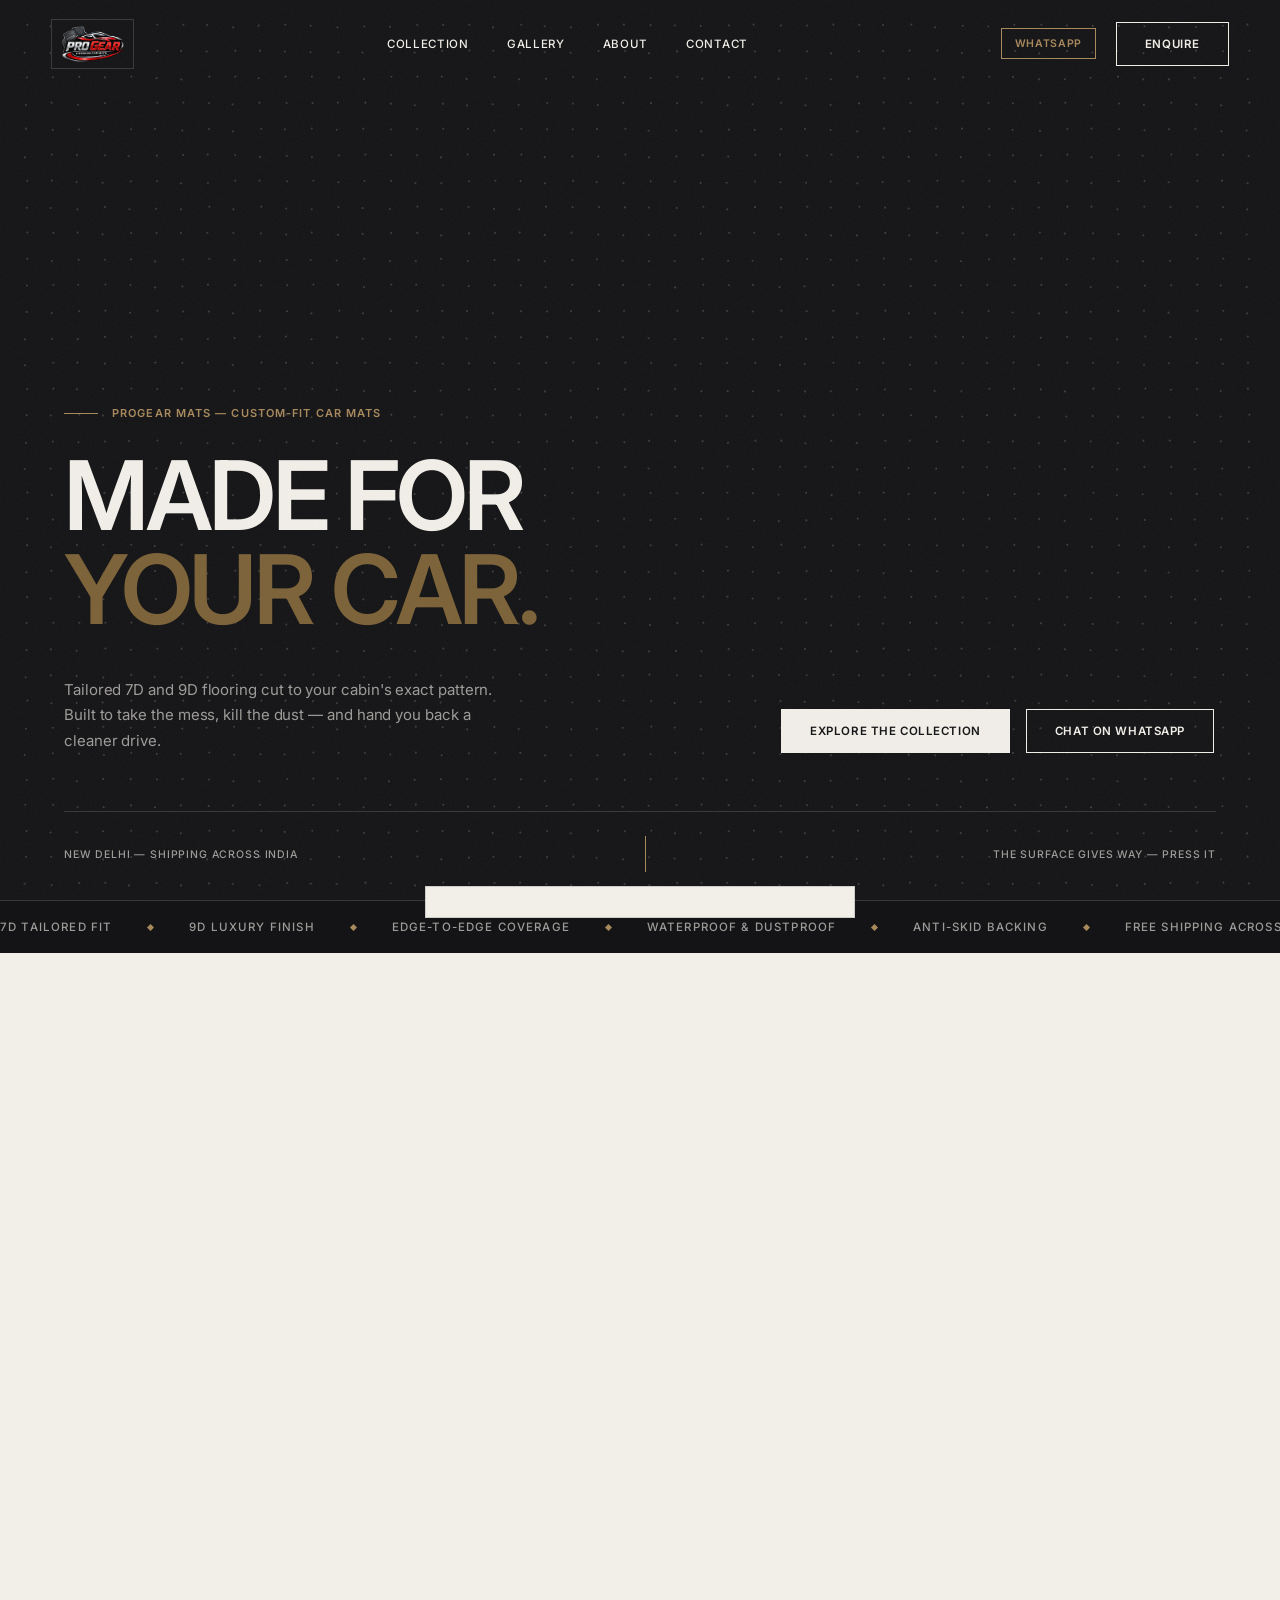
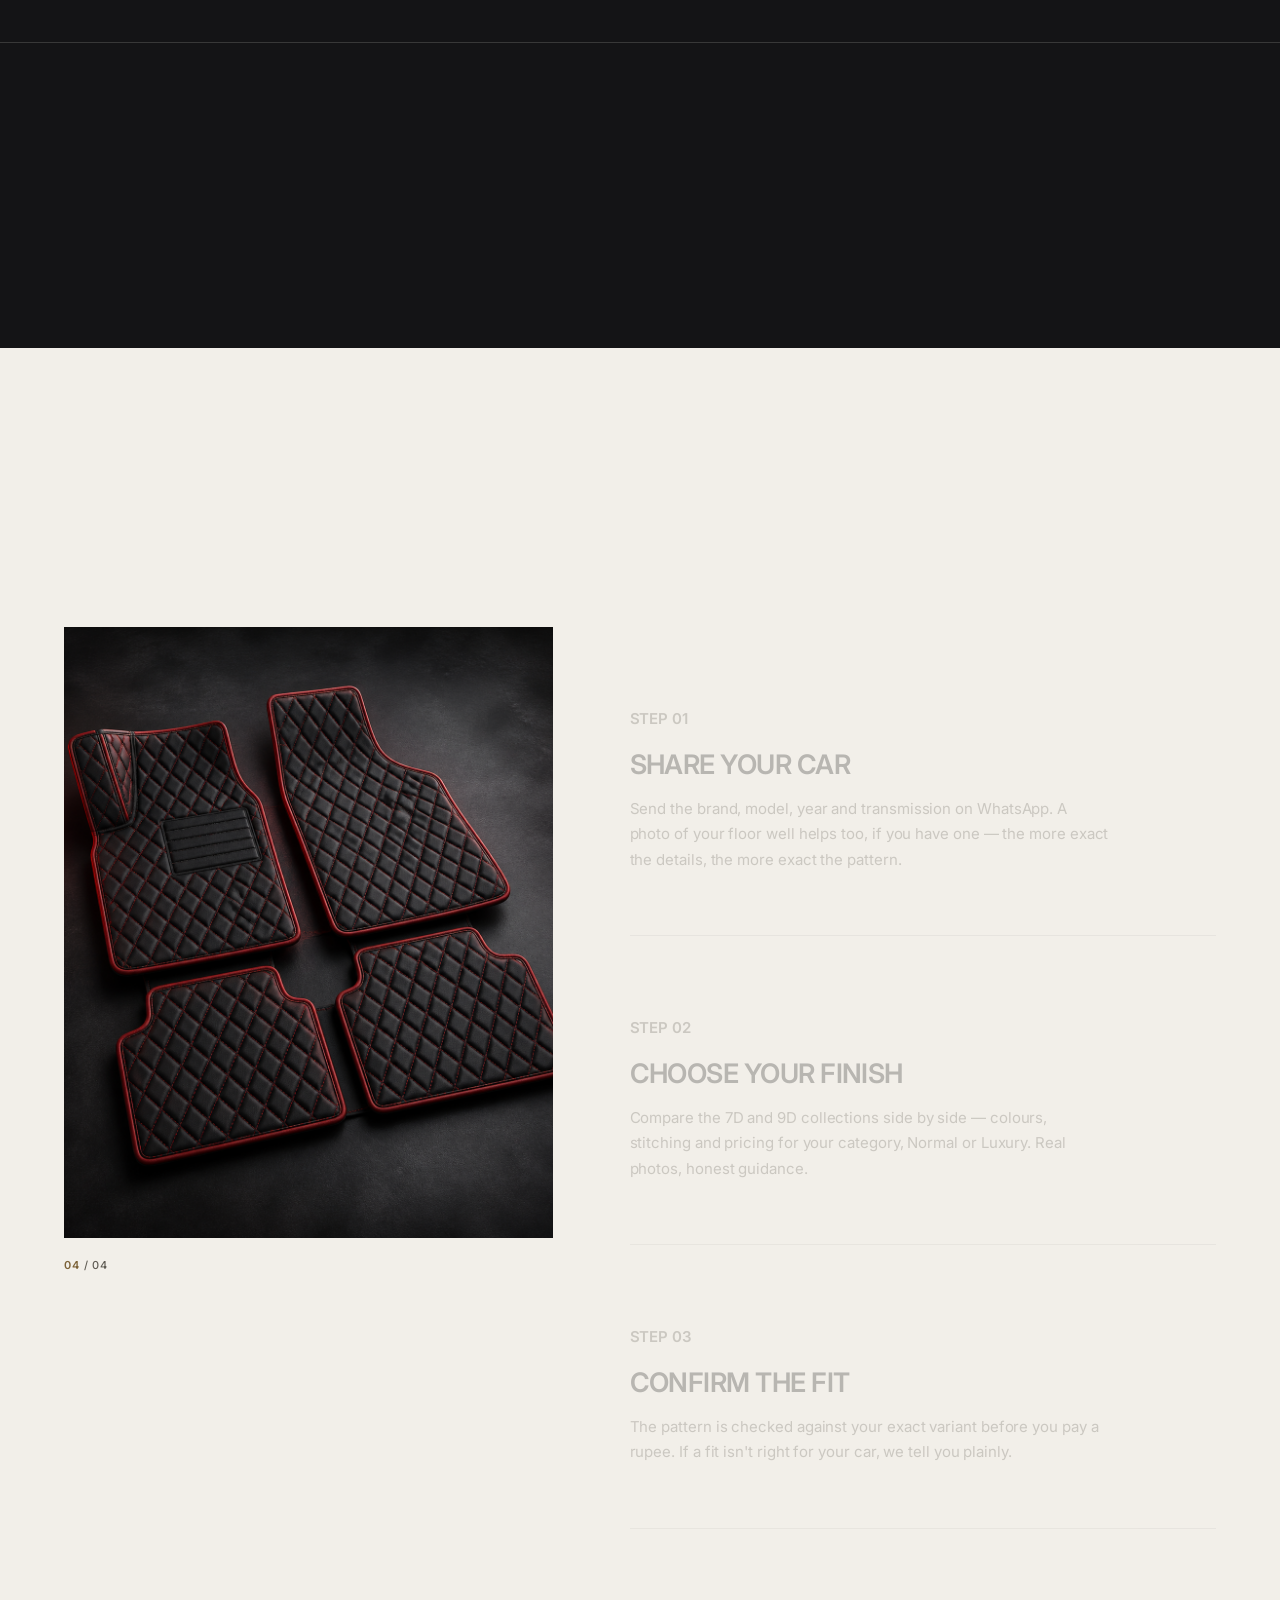
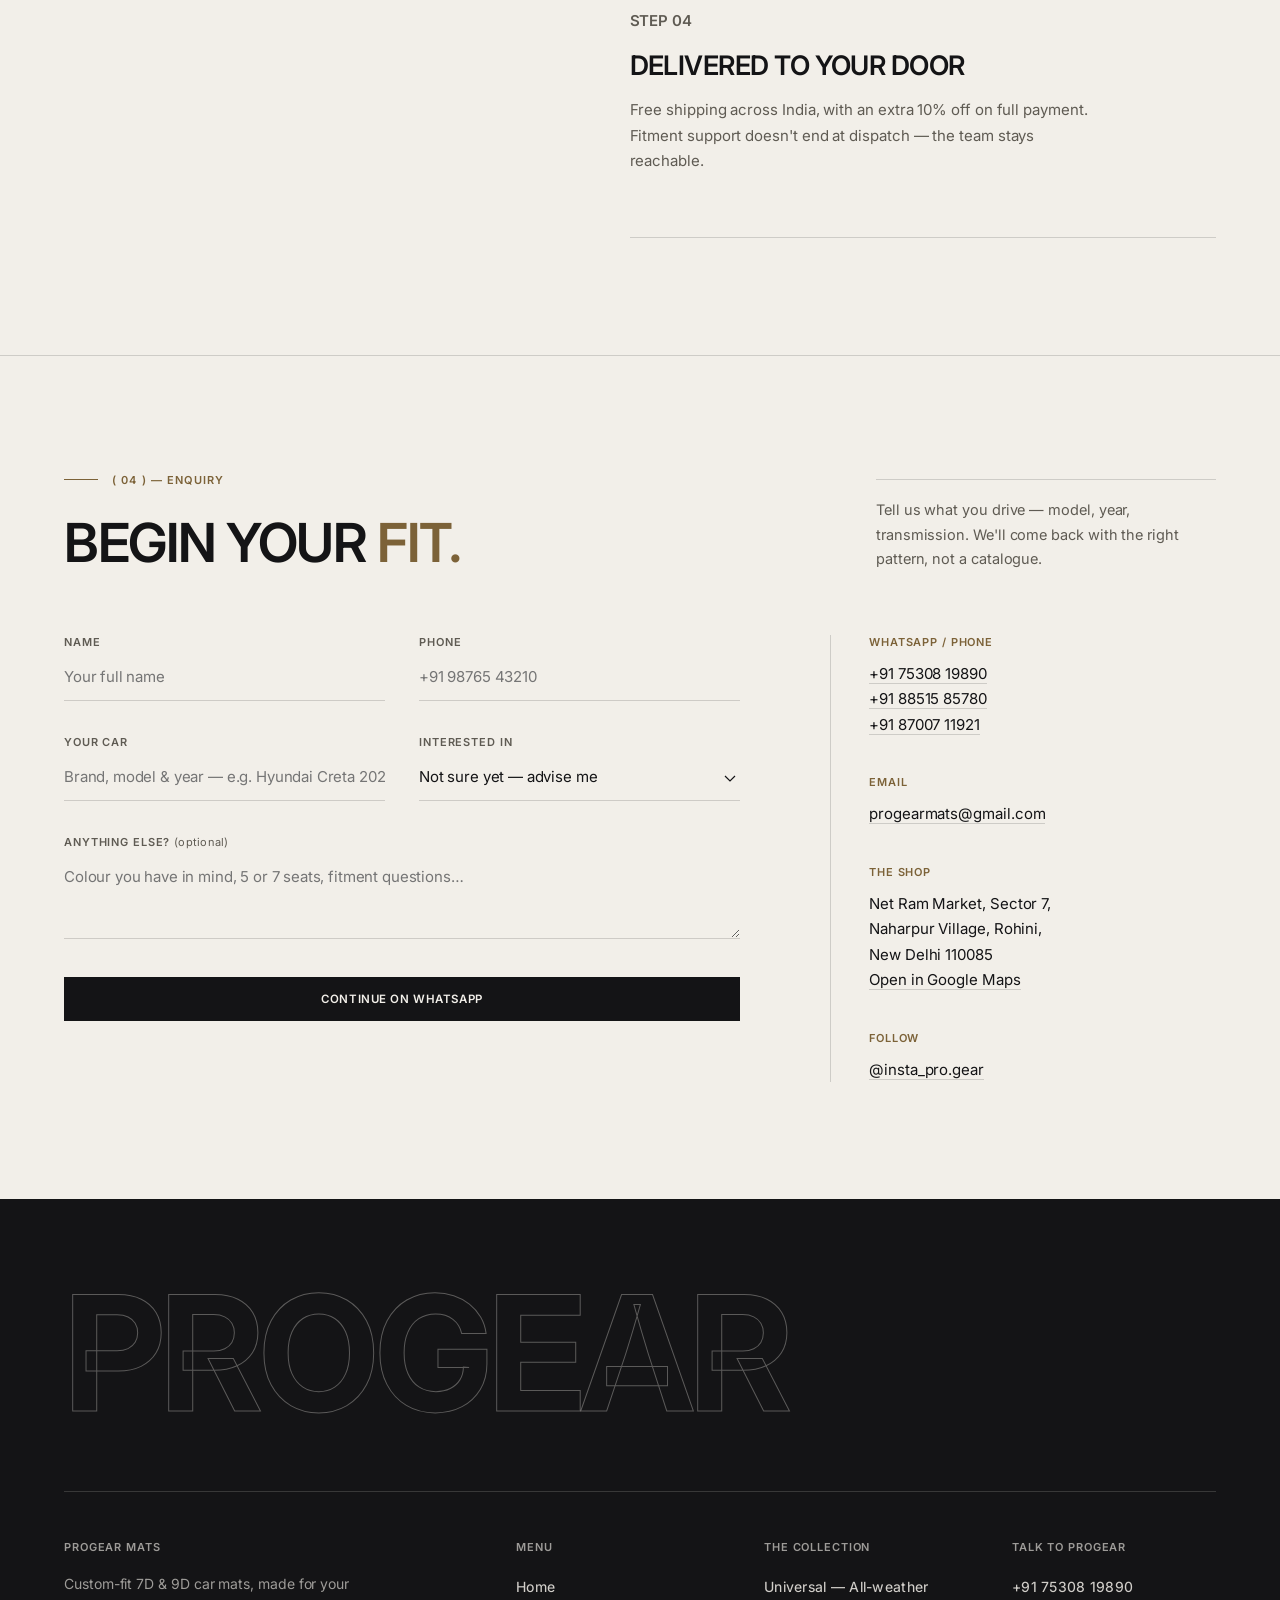
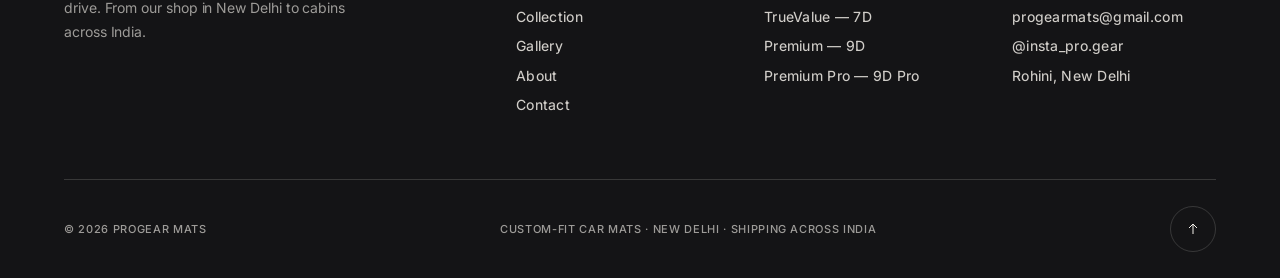
<file: index.html>
<!DOCTYPE html>
<html lang="en">
<head>
<meta charset="UTF-8">
<meta name="viewport" content="width=device-width, initial-scale=1.0">
<title>ProGear Mats — Premium Custom-Fit Car Mats | New Delhi</title>
<meta name="description" content="Premium custom-fit 7D & 9D car mats from Rohini, New Delhi — shipped across India. Vehicle-specific patterns, colours and edge-to-edge coverage, confirmed on WhatsApp before you order.">
<link rel="icon" href="data:image/svg+xml,%3Csvg xmlns='http://www.w3.org/2000/svg' viewBox='0 0 64 64'%3E%3Crect width='64' height='64' fill='%23141416'/%3E%3Cpath d='M20 20h24v24H20z' fill='none' stroke='%23a8895c' stroke-width='2.5'/%3E%3Cpath d='M32 20l12 12-12 12-12-12z' fill='none' stroke='%23a8895c' stroke-width='2.5'/%3E%3C/svg%3E">
<link rel="preconnect" href="https://fonts.googleapis.com">
<link rel="preconnect" href="https://fonts.gstatic.com" crossorigin>
<link href="https://fonts.googleapis.com/css2?family=Inter:wght@400;500;600;700&display=swap" rel="stylesheet">
<link rel="stylesheet" href="assets/site.css?v=fullcolor">
</head>
<body class="lock" id="top">

<!-- LOADER -->
<div class="loader" id="loader" aria-hidden="true">
  <div>
    <div class="loader-word">
      <span class="lw"><span style="animation-delay:.15s">P</span></span><span class="lw"><span style="animation-delay:.21s">R</span></span><span class="lw"><span style="animation-delay:.27s">O</span></span><span class="lw gap"></span><span class="lw"><span style="animation-delay:.36s">G</span></span><span class="lw"><span style="animation-delay:.42s">E</span></span><span class="lw"><span style="animation-delay:.48s">A</span></span><span class="lw"><span style="animation-delay:.54s">R</span></span>
    </div>
    <p class="loader-sub">PREMIUM CAR MATS</p>
    <div class="loader-line"><i></i></div>
  </div>
</div>

<div class="cursor-dot" id="cDot"></div>
<div class="cursor-ring" id="cRing"></div>
<div class="grain" aria-hidden="true"></div>

<!-- NAV -->
<header class="nav" id="nav">
  <a class="brand" href="index.html" aria-label="ProGear Mats — home"><span class="brand-logo"><img src="images/brand/progear-logo.png" alt="ProGear Mats — Premium Car Mats"></span></a>
  <nav class="nav-links" aria-label="Primary">
    <a href="shop.html">Collection</a>
    <a href="gallery.html">Gallery</a>
    <a href="about.html">About</a>
    <a href="contact.html">Contact</a>
  </nav>
  <div class="nav-right">
    <a class="chip" href="https://wa.me/917530819890?text=Hi%20ProGear%20Mats!%20Help%20me%20choose%20mats%20for%20my%20car." target="_blank" rel="noreferrer">WhatsApp</a>
    <a class="btn" href="contact.html">Enquire</a>
    <button class="burger" id="burger" aria-label="Menu" aria-expanded="false"><i></i><i></i></button>
  </div>
</header>

<!-- MOBILE MENU -->
<nav class="menu" id="menu" aria-label="Mobile">
  <a class="m-link" href="index.html">Home <svg viewBox="0 0 20 10" width="20" height="10" fill="none"><path d="M0 5h18M14 1l4 4-4 4" stroke="currentColor"/></svg></a>
  <a class="m-link" href="shop.html">Collection <svg viewBox="0 0 20 10" width="20" height="10" fill="none"><path d="M0 5h18M14 1l4 4-4 4" stroke="currentColor"/></svg></a>
  <a class="m-link" href="gallery.html">Gallery <svg viewBox="0 0 20 10" width="20" height="10" fill="none"><path d="M0 5h18M14 1l4 4-4 4" stroke="currentColor"/></svg></a>
  <a class="m-link" href="about.html">About <svg viewBox="0 0 20 10" width="20" height="10" fill="none"><path d="M0 5h18M14 1l4 4-4 4" stroke="currentColor"/></svg></a>
  <a class="m-link" href="contact.html">Contact <svg viewBox="0 0 20 10" width="20" height="10" fill="none"><path d="M0 5h18M14 1l4 4-4 4" stroke="currentColor"/></svg></a>
  <p class="menu-foot">+91 75308 19890 — NEW DELHI</p>
</nav>

<main>
  <!-- HERO -->
  <section class="hero" id="hero">
    <canvas id="field" aria-hidden="true"></canvas>
    <div class="hero-inner wrap" id="heroInner">
      <div class="hero-main">
        <p class="lbl" data-reveal>ProGear Mats — Custom-Fit Car Mats</p>
        <h1>
          <span class="mask" data-reveal><span class="mi">Made for</span></span>
          <span class="mask" data-reveal style="--d:.1s"><span class="mi"><em class="serif">your car.</em></span></span>
        </h1>
        <div class="hero-sub">
          <p data-reveal style="--d:.25s">Tailored 7D and 9D flooring cut to your cabin's exact pattern. Built to take the mess, kill the dust — and hand you back a cleaner drive.</p>
          <div class="hero-ctas" data-reveal style="--d:.35s">
            <a class="btn btn-solid" href="shop.html">Explore the collection</a>
            <a class="btn" href="https://wa.me/917530819890?text=Hi%20ProGear%20Mats!%20Help%20me%20choose%20mats%20for%20my%20car." target="_blank" rel="noreferrer">Chat on WhatsApp</a>
          </div>
        </div>
      </div>
      <div class="hero-meta" data-reveal style="--d:.5s">
        <span>NEW DELHI — SHIPPING ACROSS INDIA</span>
        <span class="scroll-cue" aria-hidden="true"></span>
        <span>
          <span class="hint-cursor">The surface gives way — press it</span>
          <span class="hint-tap">Tap the surface — press it</span>
        </span>
      </div>
    </div>
  </section>

  <!-- MARQUEE -->
  <div class="marquee" aria-hidden="true">
    <div class="mq-track">
      <span>7D tailored fit <i></i> 9D luxury finish <i></i> Edge-to-edge coverage <i></i> Waterproof &amp; dustproof <i></i> Anti-skid backing <i></i> Free shipping across India <i></i></span>
      <span>7D tailored fit <i></i> 9D luxury finish <i></i> Edge-to-edge coverage <i></i> Waterproof &amp; dustproof <i></i> Anti-skid backing <i></i> Free shipping across India <i></i></span>
    </div>
  </div>

  <!-- THE DIFFERENCE -->
  <section class="philo" id="difference">
    <div class="wrap philo-grid">
      <div class="philo-copy">
        <p class="lbl" data-reveal>( 01 ) — The Difference</p>
        <h2 class="h2">
          <span class="mask" data-reveal><span class="mi">The right mat</span></span>
          <span class="mask" data-reveal style="--d:.08s"><span class="mi">changes the <em class="serif">cabin.</em></span></span>
        </h2>
        <p data-reveal style="--d:.2s">ProGear Mats fits <b>premium custom-fit car mats</b> for drivers who want a cleaner, better-finished cabin — without guessing which pattern will work. From our shop in New Delhi, we've equipped daily commuters, weekend SUVs and luxury cabins alike.</p>
        <p data-reveal style="--d:.28s">Our fitment library is built on <b>real vehicles</b>. Share your model, year and variant, and the team confirms the right 7D or 9D pattern before you order. No one-size-fits-all compromises.</p>
      </div>
      <div data-reveal style="--d:.15s">
        <figure class="ph plx"><img src="images/fitments/fortuner/2.jpg" alt="9D mats fitted in a customer's Toyota Fortuner"></figure>
        <p class="ph-cap">Fig. 01 — 9D fitment, Toyota Fortuner</p>
      </div>
    </div>
  </section>

  <!-- REVIEWS QUOTE -->
  <section class="quote tint" id="reviews">
    <div class="wrap">
      <blockquote id="rvQuote" data-reveal>“I’ve bought a lot of accessories over the years, but these mats stand out. The fit is exact, the quality feels built to last, and the whole experience felt honest. Feels good when someone delivers more than expected.”</blockquote>
      <cite id="rvCite" data-reveal style="--d:.15s">
        <span class="review-stars" aria-label="5 out of 5 stars">★★★★★</span>
        <span id="rvByline">Ishit Rider — Google review · a year ago</span>
      </cite>
      <div class="quote-link" data-reveal style="--d:.3s">
        <a class="slink" id="rvLink" href="https://maps.app.goo.gl/Ga2sVnMpEV1Dnd2s8" target="_blank" rel="noreferrer">Read this review on Google
          <svg viewBox="0 0 12 12" width="11" height="11" fill="none" aria-hidden="true"><path d="M1 11L11 1M4 1h7v7" stroke="currentColor"/></svg>
        </a>
      </div>
    </div>
  </section>

  <!-- COLLECTION -->
  <section class="collection dark" id="collection">
    <div class="wrap">
      <div class="col-head">
        <div>
          <p class="lbl" data-reveal>( 02 ) — The Collection</p>
          <h2 class="h2">
            <span class="mask" data-reveal><span class="mi">Four finishes.</span></span>
            <span class="mask" data-reveal style="--d:.08s"><span class="mi">One <em class="serif">standard.</em></span></span>
          </h2>
        </div>
        <p class="col-note" data-reveal style="--d:.15s">Four finishes, engineered as one system — Universal, 7D, 9D and 9D Pro. Open a line for the full specification and pricing.</p>
      </div>

      <div class="plist" id="plist">
        <a class="prow" href="mats-universal.html" data-i="0" data-reveal>
          <span class="p-idx">01</span>
          <span><span class="p-name">Universal</span><span class="p-tag">All-weather · trim-to-fit</span></span>
          <span class="p-meta">From ₹2,099 — every car</span>
          <span class="p-arrow"><svg viewBox="0 0 20 10" width="20" height="10" fill="none" aria-hidden="true"><path d="M0 5h18M14 1l4 4-4 4" stroke="currentColor"/></svg></span>
        </a>
        <a class="prow" href="mats-7d.html" data-i="1" data-reveal style="--d:.06s">
          <span class="p-idx">02</span>
          <span><span class="p-name">TrueValue</span><span class="p-tag">7D · tailored fit</span></span>
          <span class="p-meta">From ₹4,999 — everyday, upgraded</span>
          <span class="p-arrow"><svg viewBox="0 0 20 10" width="20" height="10" fill="none" aria-hidden="true"><path d="M0 5h18M14 1l4 4-4 4" stroke="currentColor"/></svg></span>
        </a>
        <a class="prow" href="mats-9d.html" data-i="2" data-reveal style="--d:.12s">
          <span class="p-idx">03</span>
          <span><span class="p-name">Premium</span><span class="p-tag">9D · luxury finish</span></span>
          <span class="p-meta">From ₹6,999 — edge-to-edge</span>
          <span class="p-arrow"><svg viewBox="0 0 20 10" width="20" height="10" fill="none" aria-hidden="true"><path d="M0 5h18M14 1l4 4-4 4" stroke="currentColor"/></svg></span>
        </a>
        <a class="prow" href="mats-9d-pro.html" data-i="3" data-reveal style="--d:.18s">
          <span class="p-idx">04</span>
          <span><span class="p-name">Premium Pro</span><span class="p-tag">9D Pro · dual tones</span></span>
          <span class="p-meta">From ₹7,499 — the statement</span>
          <span class="p-arrow"><svg viewBox="0 0 20 10" width="20" height="10" fill="none" aria-hidden="true"><path d="M0 5h18M14 1l4 4-4 4" stroke="currentColor"/></svg></span>
        </a>
      </div>
    </div>

    <!-- NUMBERS -->
    <div class="numbers" id="numbers">
      <div class="wrap nums">
        <div class="num" data-reveal>
          <p class="num-v"><span class="unit">₹</span><span class="count" data-to="2099">0</span></p>
          <p class="num-k">Starting price,<br>all-weather set</p>
        </div>
        <div class="num" data-reveal style="--d:.08s">
          <p class="num-v"><span class="count" data-to="15">0</span></p>
          <p class="num-k">Real fitments<br>in the gallery</p>
        </div>
        <div class="num" data-reveal style="--d:.16s">
          <p class="num-v"><span class="count" data-to="10">0</span><span class="unit">% off</span></p>
          <p class="num-k">On full payment,<br>any collection</p>
        </div>
        <div class="num" data-reveal style="--d:.24s">
          <p class="num-v"><span class="count" data-to="4">0</span></p>
          <p class="num-k">Finishes, engineered<br>as one system</p>
        </div>
      </div>
    </div>
  </section>

  <!-- PROCESS -->
  <section class="craft" id="process">
    <div class="wrap">
      <p class="lbl" data-reveal>( 03 ) — How It Works</p>
      <h2 class="h2">
        <span class="mask" data-reveal><span class="mi">Shared, matched, <em class="serif">confirmed.</em></span></span>
      </h2>
      <div class="craft-grid">
        <div class="craft-left" data-reveal>
          <div class="craft-media" id="craftMedia">
            <img src="images/fitments/fortuner/1.jpg" alt="Custom mats fitted in a customer's car" class="on">
            <img src="images/collections/9d/02.jpg" alt="Coffee 9D finish, stitched detail">
            <img src="images/fitments/safari/2.jpg" alt="Pattern checked in a Tata Safari">
            <img src="images/studio/red-diamond.jpg" alt="A finished ProGear set, ready to ship">
          </div>
          <p class="craft-count"><span id="craftNum">01</span> / 04</p>
        </div>
        <div class="craft-steps" id="craftSteps">
          <div class="cstep on" data-step="0">
            <p class="cs-n">STEP 01</p>
            <h3>Share your car</h3>
            <p>Send the brand, model, year and transmission on WhatsApp. A photo of your floor well helps too, if you have one — the more exact the details, the more exact the pattern.</p>
          </div>
          <div class="cstep" data-step="1">
            <p class="cs-n">STEP 02</p>
            <h3>Choose your finish</h3>
            <p>Compare the 7D and 9D collections side by side — colours, stitching and pricing for your category, Normal or Luxury. Real photos, honest guidance.</p>
          </div>
          <div class="cstep" data-step="2">
            <p class="cs-n">STEP 03</p>
            <h3>Confirm the fit</h3>
            <p>The pattern is checked against your exact variant before you pay a rupee. If a fit isn't right for your car, we tell you plainly.</p>
          </div>
          <div class="cstep" data-step="3">
            <p class="cs-n">STEP 04</p>
            <h3>Delivered to your door</h3>
            <p>Free shipping across India, with an extra 10% off on full payment. Fitment support doesn't end at dispatch — the team stays reachable.</p>
          </div>
        </div>
      </div>
    </div>
  </section>

  <!-- ENQUIRY -->
  <section class="contact" id="enquire">
    <div class="wrap">
      <div class="col-head">
        <div>
          <p class="lbl" data-reveal>( 04 ) — Enquiry</p>
          <h2 class="h2">
            <span class="mask" data-reveal><span class="mi">Begin your <em class="serif">fit.</em></span></span>
          </h2>
        </div>
        <p class="ct-blurb" data-reveal style="--d:.12s">Tell us what you drive — model, year, transmission. We'll come back with the right pattern, not a catalogue.</p>
      </div>

      <div class="ct-grid">
        <form id="cForm" class="wa-form" novalidate data-reveal>
          <div class="frow">
            <div class="field">
              <label for="fName">Name</label>
              <input id="fName" type="text" autocomplete="name" placeholder="Your full name">
              <span class="err"></span>
            </div>
            <div class="field">
              <label for="fPhone">Phone</label>
              <input id="fPhone" type="tel" autocomplete="tel" placeholder="+91 98765 43210">
              <span class="err"></span>
            </div>
          </div>
          <div class="frow">
            <div class="field">
              <label for="fCar">Your car</label>
              <input id="fCar" type="text" placeholder="Brand, model &amp; year — e.g. Hyundai Creta 2024">
              <span class="err"></span>
            </div>
            <div class="field">
              <label for="fInterest">Interested in</label>
              <select id="fInterest">
                <option>Not sure yet — advise me</option>
                <option>Universal — All-weather</option>
                <option>TrueValue — 7D</option>
                <option>Premium — 9D</option>
                <option>Premium Pro — 9D Pro</option>
              </select>
              <span class="err"></span>
            </div>
          </div>
          <div class="field">
            <label for="fMsg">Anything else? <em class="opt-note">(optional)</em></label>
            <textarea id="fMsg" placeholder="Colour you have in mind, 5 or 7 seats, fitment questions…"></textarea>
            <span class="err"></span>
          </div>
          <button class="btn btn-submit" type="submit">Continue on WhatsApp</button>
          <p id="formOk">
            <svg width="14" height="14" viewBox="0 0 14 14" fill="none" aria-hidden="true"><path d="M1.5 7.5l3.6 3.6L12.5 3" stroke="currentColor" stroke-width="1.4"/></svg>
            Opening WhatsApp — your details are pre-filled.
          </p>
        </form>

        <aside class="ct-info" data-reveal style="--d:.15s">
          <div class="ci">
            <h4>WhatsApp / Phone</h4>
            <p><a href="tel:+917530819890">+91 75308 19890</a><br><a href="tel:+918851585780">+91 88515 85780</a><br><a href="tel:+918700711921">+91 87007 11921</a></p>
          </div>
          <div class="ci">
            <h4>Email</h4>
            <p><a href="mailto:progearmats@gmail.com">progearmats@gmail.com</a></p>
          </div>
          <div class="ci">
            <h4>The Shop</h4>
            <p>Net Ram Market, Sector 7,<br>Naharpur Village, Rohini,<br>New Delhi 110085<br><a href="https://maps.app.goo.gl/ZA1jkoFLoBcjtCaw8" target="_blank" rel="noreferrer">Open in Google Maps</a></p>
          </div>
          <div class="ci">
            <h4>Follow</h4>
            <p><a href="https://www.instagram.com/insta_pro.gear/" target="_blank" rel="noreferrer">@insta_pro.gear</a></p>
          </div>
        </aside>
      </div>
    </div>
  </section>
</main>

<!-- FOOTER -->
<footer>
  <div class="wrap">
    <h2 class="foot-giant" aria-hidden="true">ProGear</h2>
    <div class="foot-grid">
      <div>
        <p class="fh">ProGear Mats</p>
        <p class="foot-blurb">Custom-fit 7D &amp; 9D car mats, made for your drive. From our shop in New Delhi to cabins across India.</p>
      </div>
      <div>
        <p class="fh">Menu</p>
        <a class="flink" href="index.html">Home</a>
        <a class="flink" href="shop.html">Collection</a>
        <a class="flink" href="gallery.html">Gallery</a>
        <a class="flink" href="about.html">About</a>
        <a class="flink" href="contact.html">Contact</a>
      </div>
      <div>
        <p class="fh">The Collection</p>
        <a class="flink" href="mats-universal.html">Universal — All-weather</a>
        <a class="flink" href="mats-7d.html">TrueValue — 7D</a>
        <a class="flink" href="mats-9d.html">Premium — 9D</a>
        <a class="flink" href="mats-9d-pro.html">Premium Pro — 9D Pro</a>
      </div>
      <div>
        <p class="fh">Talk to ProGear</p>
        <a class="flink" href="tel:+917530819890">+91 75308 19890</a>
        <a class="flink" href="mailto:progearmats@gmail.com">progearmats@gmail.com</a>
        <a class="flink" href="https://www.instagram.com/insta_pro.gear/" target="_blank" rel="noreferrer">@insta_pro.gear</a>
        <a class="flink" href="https://maps.app.goo.gl/ZA1jkoFLoBcjtCaw8" target="_blank" rel="noreferrer">Rohini, New Delhi</a>
      </div>
    </div>
    <div class="foot-bot">
      <span>© 2026 ProGear Mats</span>
      <span>Custom-fit car mats · New Delhi · Shipping across India</span>
      <a class="top-btn" href="#top" aria-label="Back to top">
        <svg width="10" height="12" viewBox="0 0 10 12" fill="none" aria-hidden="true"><path d="M5 11V1M1 5l4-4 4 4" stroke="currentColor"/></svg>
      </a>
    </div>
  </div>
</footer>

<!-- PEEK PREVIEW -->
<div class="peek" id="peek" aria-hidden="true">
  <div class="ptile"><small>ProGear Essentials</small><strong>Every car. <em>Every day.</em></strong></div>
  <img src="images/collections/7d/01-full-black.jpg" alt="">
  <img src="images/collections/9d/04.jpg" alt="">
  <img src="images/collections/9d-pro/01.jpg" alt="">
</div>

<!-- WHATSAPP FLOAT -->
<a class="wa-float" id="waFloat" href="https://wa.me/917530819890?text=Hi%20ProGear%20Mats%2C%20help%20me%20choose%20mats%20for%20my%20car." target="_blank" rel="noreferrer">
  <svg width="18" height="18" viewBox="0 0 24 24" fill="currentColor" aria-hidden="true"><path d="M12 2a10 10 0 0 0-8.6 15.1L2 22l5-1.3A10 10 0 1 0 12 2zm0 18.2c-1.5 0-2.9-.4-4.1-1.1l-.3-.2-3 .8.8-2.9-.2-.3A8.2 8.2 0 1 1 12 20.2zm4.6-6.1c-.3-.1-1.5-.7-1.7-.8-.2-.1-.4-.1-.6.1-.2.3-.6.8-.8 1-.1.2-.3.2-.5.1a6.7 6.7 0 0 1-3.3-2.9c-.3-.4 0-.5.1-.7l.4-.5c.1-.2.2-.3.3-.5v-.5c0-.1-.6-1.4-.8-1.9-.2-.5-.4-.4-.6-.4h-.5c-.2 0-.5.1-.7.3-.2.3-.9.9-.9 2.2s.9 2.5 1.1 2.7c.1.2 1.8 2.8 4.4 3.9.6.3 1.1.4 1.5.6.6.2 1.2.2 1.6.1.5-.1 1.5-.6 1.7-1.2.2-.6.2-1.1.2-1.2-.1-.1-.2-.2-.5-.3z"/></svg>
  <span>WhatsApp us</span>
</a>

<!-- TOAST -->
<div class="toast" id="toast" role="status">
  <span id="toastLabel"></span>
  <span id="toastMsg"></span>
</div>

<script src="assets/site.js"></script>
</body>
</html>
</file>
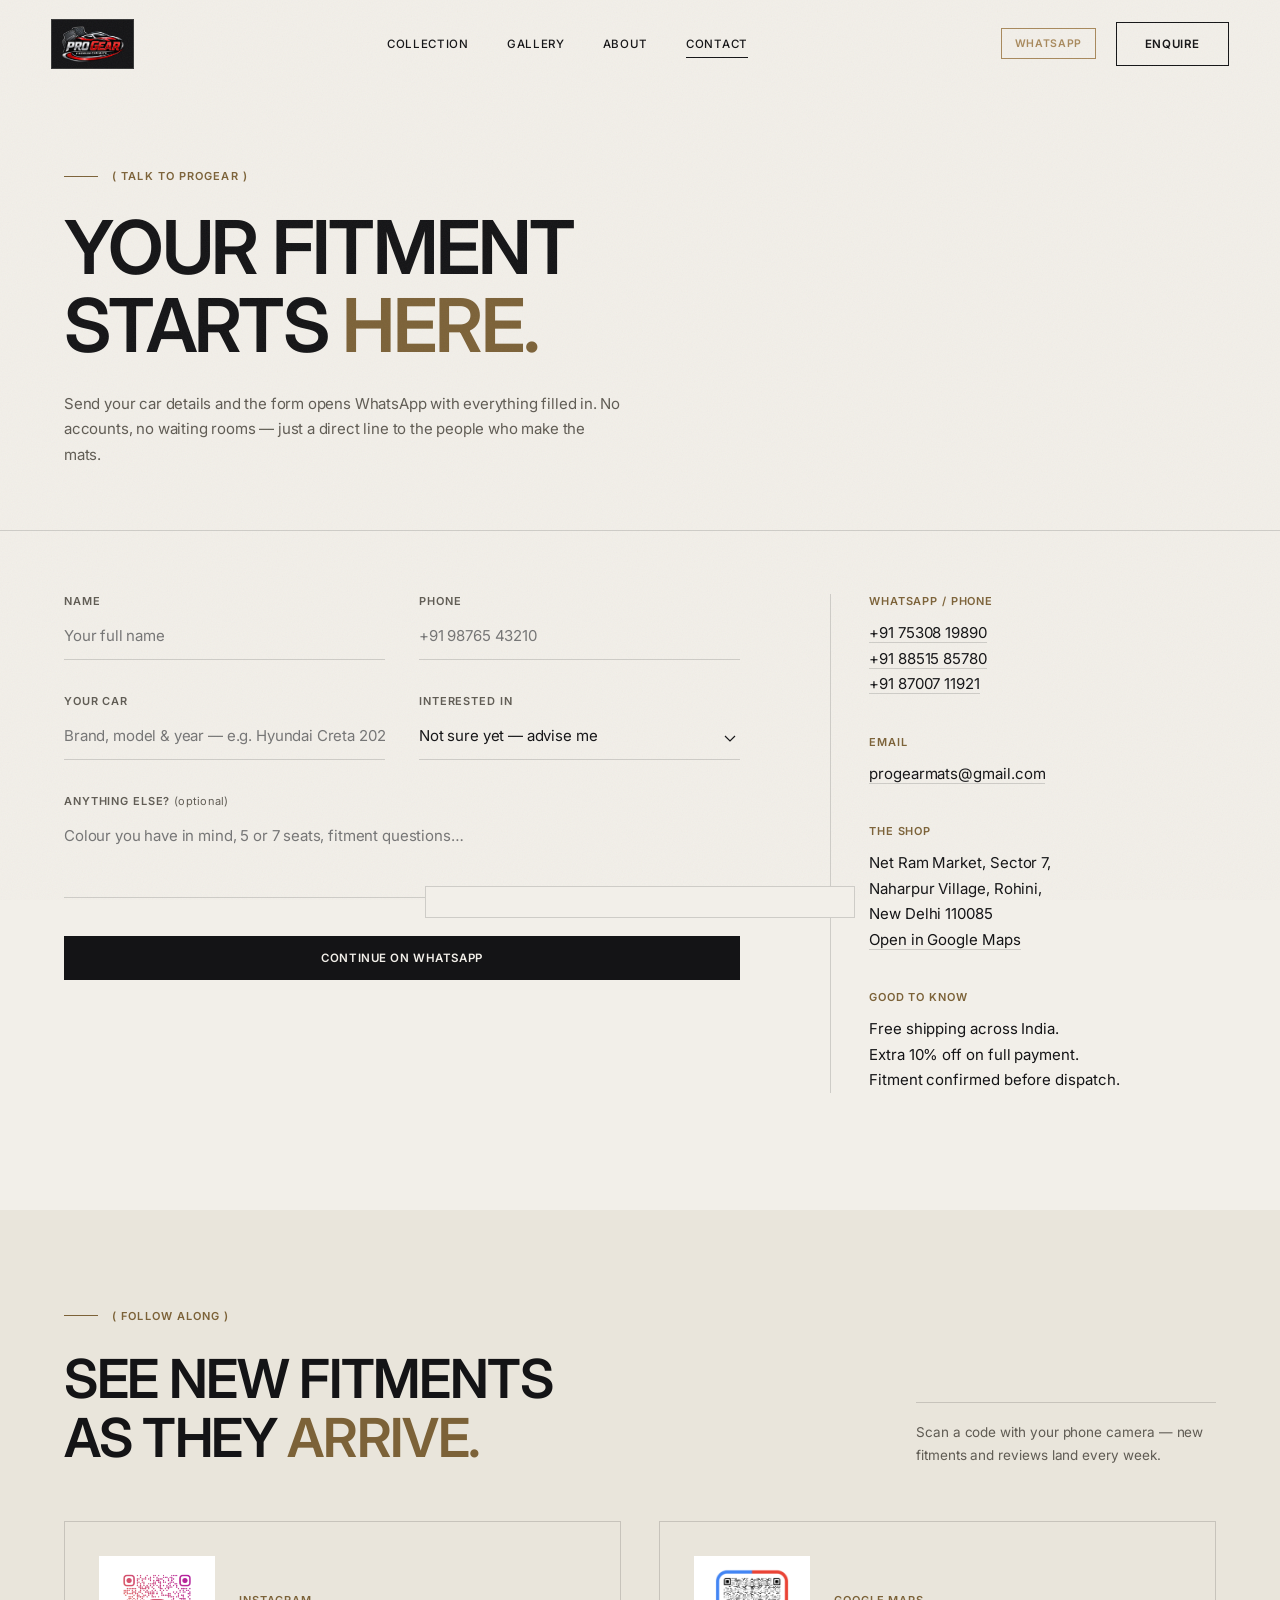
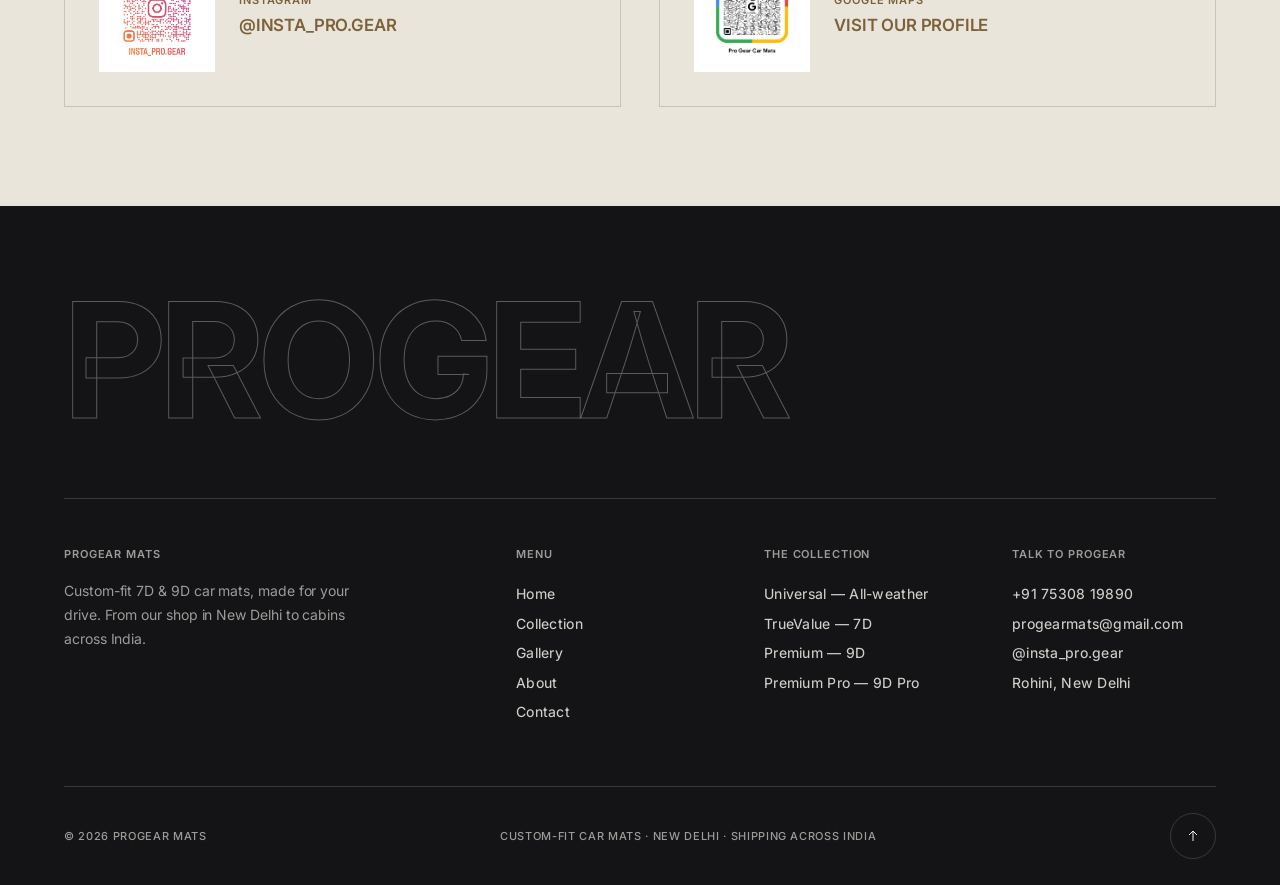
<file: contact.html>
<!DOCTYPE html>
<html lang="en">
<head>
<meta charset="UTF-8">
<meta name="viewport" content="width=device-width, initial-scale=1.0">
<title>Contact &amp; Support — Talk to ProGear | ProGear Mats</title>
<meta name="description" content="Contact ProGear Mats: WhatsApp +91 75308 19890, progearmats@gmail.com, or visit the shop at Net Ram Market, Sector 7, Naharpur Village, Rohini, New Delhi 110085.">
<link rel="icon" href="data:image/svg+xml,%3Csvg xmlns='http://www.w3.org/2000/svg' viewBox='0 0 64 64'%3E%3Crect width='64' height='64' fill='%23141416'/%3E%3Cpath d='M20 20h24v24H20z' fill='none' stroke='%23a8895c' stroke-width='2.5'/%3E%3Cpath d='M32 20l12 12-12 12-12-12z' fill='none' stroke='%23a8895c' stroke-width='2.5'/%3E%3C/svg%3E">
<link rel="preconnect" href="https://fonts.googleapis.com">
<link rel="preconnect" href="https://fonts.gstatic.com" crossorigin>
<link href="https://fonts.googleapis.com/css2?family=Inter:wght@400;500;600;700&display=swap" rel="stylesheet">
<link rel="stylesheet" href="assets/site.css">
</head>
<body id="top">

<div class="cursor-dot" id="cDot"></div>
<div class="cursor-ring" id="cRing"></div>
<div class="grain" aria-hidden="true"></div>

<!-- NAV -->
<header class="nav on-light" id="nav">
  <a class="brand" href="index.html" aria-label="ProGear Mats — home"><span class="brand-logo"><img src="images/brand/progear-logo.png" alt="ProGear Mats — Premium Car Mats"></span></a>
  <nav class="nav-links" aria-label="Primary">
    <a href="shop.html">Collection</a>
    <a href="gallery.html">Gallery</a>
    <a href="about.html">About</a>
    <a href="contact.html" class="active">Contact</a>
  </nav>
  <div class="nav-right">
    <a class="chip" href="https://wa.me/917530819890?text=Hi%20ProGear%20Mats!%20Help%20me%20choose%20mats%20for%20my%20car." target="_blank" rel="noreferrer">WhatsApp</a>
    <a class="btn" href="contact.html">Enquire</a>
    <button class="burger" id="burger" aria-label="Menu" aria-expanded="false"><i></i><i></i></button>
  </div>
</header>

<!-- MOBILE MENU -->
<nav class="menu" id="menu" aria-label="Mobile">
  <a class="m-link" href="index.html">Home <svg viewBox="0 0 20 10" width="20" height="10" fill="none"><path d="M0 5h18M14 1l4 4-4 4" stroke="currentColor"/></svg></a>
  <a class="m-link" href="shop.html">Collection <svg viewBox="0 0 20 10" width="20" height="10" fill="none"><path d="M0 5h18M14 1l4 4-4 4" stroke="currentColor"/></svg></a>
  <a class="m-link" href="gallery.html">Gallery <svg viewBox="0 0 20 10" width="20" height="10" fill="none"><path d="M0 5h18M14 1l4 4-4 4" stroke="currentColor"/></svg></a>
  <a class="m-link" href="about.html">About <svg viewBox="0 0 20 10" width="20" height="10" fill="none"><path d="M0 5h18M14 1l4 4-4 4" stroke="currentColor"/></svg></a>
  <a class="m-link" href="contact.html">Contact <svg viewBox="0 0 20 10" width="20" height="10" fill="none"><path d="M0 5h18M14 1l4 4-4 4" stroke="currentColor"/></svg></a>
  <p class="menu-foot">+91 75308 19890 — NEW DELHI</p>
</nav>

<main>
  <!-- PAGE HEAD -->
  <section class="page-head">
    <div class="wrap">
      <p class="lbl" data-reveal>( Talk to ProGear )</p>
      <h1 class="h1">
        <span class="mask" data-reveal><span class="mi">Your fitment</span></span>
        <span class="mask" data-reveal style="--d:.08s"><span class="mi">starts <em class="serif">here.</em></span></span>
      </h1>
      <p class="lede" data-reveal style="--d:.2s">Send your car details and the form opens WhatsApp with everything filled in. No accounts, no waiting rooms — just a direct line to the people who make the mats.</p>
    </div>
  </section>

  <!-- CONTACT GRID -->
  <section class="contact flush-top">
    <div class="wrap">
      <div class="ct-grid">
        <form id="cForm" class="wa-form" novalidate data-reveal>
          <div class="frow">
            <div class="field">
              <label for="fName">Name</label>
              <input id="fName" type="text" autocomplete="name" placeholder="Your full name">
              <span class="err"></span>
            </div>
            <div class="field">
              <label for="fPhone">Phone</label>
              <input id="fPhone" type="tel" autocomplete="tel" placeholder="+91 98765 43210">
              <span class="err"></span>
            </div>
          </div>
          <div class="frow">
            <div class="field">
              <label for="fCar">Your car</label>
              <input id="fCar" type="text" placeholder="Brand, model &amp; year — e.g. Hyundai Creta 2024">
              <span class="err"></span>
            </div>
            <div class="field">
              <label for="fInterest">Interested in</label>
              <select id="fInterest">
                <option>Not sure yet — advise me</option>
                <option>Universal — All-weather</option>
                <option>TrueValue — 7D</option>
                <option>Premium — 9D</option>
                <option>Premium Pro — 9D Pro</option>
              </select>
              <span class="err"></span>
            </div>
          </div>
          <div class="field">
            <label for="fMsg">Anything else? <em class="opt-note">(optional)</em></label>
            <textarea id="fMsg" placeholder="Colour you have in mind, 5 or 7 seats, fitment questions…"></textarea>
            <span class="err"></span>
          </div>
          <button class="btn btn-submit" type="submit">Continue on WhatsApp</button>
          <p id="formOk">
            <svg width="14" height="14" viewBox="0 0 14 14" fill="none" aria-hidden="true"><path d="M1.5 7.5l3.6 3.6L12.5 3" stroke="currentColor" stroke-width="1.4"/></svg>
            Opening WhatsApp — your details are pre-filled.
          </p>
        </form>

        <aside class="ct-info" data-reveal style="--d:.15s">
          <div class="ci">
            <h4>WhatsApp / Phone</h4>
            <p><a href="tel:+917530819890">+91 75308 19890</a><br><a href="tel:+918851585780">+91 88515 85780</a><br><a href="tel:+918700711921">+91 87007 11921</a></p>
          </div>
          <div class="ci">
            <h4>Email</h4>
            <p><a href="mailto:progearmats@gmail.com">progearmats@gmail.com</a></p>
          </div>
          <div class="ci">
            <h4>The Shop</h4>
            <p>Net Ram Market, Sector 7,<br>Naharpur Village, Rohini,<br>New Delhi 110085<br><a href="https://maps.app.goo.gl/ZA1jkoFLoBcjtCaw8" target="_blank" rel="noreferrer">Open in Google Maps</a></p>
          </div>
          <div class="ci">
            <h4>Good to know</h4>
            <p>Free shipping across India.<br>Extra 10% off on full payment.<br>Fitment confirmed before dispatch.</p>
          </div>
        </aside>
      </div>
    </div>
  </section>

  <!-- CONNECT / QR -->
  <section class="care tint">
    <div class="wrap">
      <div class="col-head">
        <div>
          <p class="lbl" data-reveal>( Follow Along )</p>
          <h2 class="h2">
            <span class="mask" data-reveal><span class="mi">See new fitments</span></span>
            <span class="mask" data-reveal style="--d:.08s"><span class="mi">as they <em class="serif">arrive.</em></span></span>
          </h2>
        </div>
        <p class="note-light" data-reveal style="--d:.15s">Scan a code with your phone camera — new fitments and reviews land every week.</p>
      </div>
      <div class="qr-grid">
        <a class="qr-card" href="https://www.instagram.com/insta_pro.gear/" target="_blank" rel="noreferrer" data-reveal>
          <img src="images/client/instagram-qr.png" alt="ProGear Mats Instagram QR code" loading="lazy">
          <span><span>Instagram</span><strong>@insta_pro.gear</strong></span>
        </a>
        <a class="qr-card" href="https://maps.app.goo.gl/ZA1jkoFLoBcjtCaw8" target="_blank" rel="noreferrer" data-reveal style="--d:.08s">
          <img src="images/client/google-review-qr.png" alt="ProGear Mats Google Maps QR code" loading="lazy">
          <span><span>Google Maps</span><strong>Visit our profile</strong></span>
        </a>
      </div>
    </div>
  </section>
</main>

<!-- FOOTER -->
<footer>
  <div class="wrap">
    <h2 class="foot-giant" aria-hidden="true">ProGear</h2>
    <div class="foot-grid">
      <div>
        <p class="fh">ProGear Mats</p>
        <p class="foot-blurb">Custom-fit 7D &amp; 9D car mats, made for your drive. From our shop in New Delhi to cabins across India.</p>
      </div>
      <div>
        <p class="fh">Menu</p>
        <a class="flink" href="index.html">Home</a>
        <a class="flink" href="shop.html">Collection</a>
        <a class="flink" href="gallery.html">Gallery</a>
        <a class="flink" href="about.html">About</a>
        <a class="flink" href="contact.html">Contact</a>
      </div>
      <div>
        <p class="fh">The Collection</p>
        <a class="flink" href="mats-universal.html">Universal — All-weather</a>
        <a class="flink" href="mats-7d.html">TrueValue — 7D</a>
        <a class="flink" href="mats-9d.html">Premium — 9D</a>
        <a class="flink" href="mats-9d-pro.html">Premium Pro — 9D Pro</a>
      </div>
      <div>
        <p class="fh">Talk to ProGear</p>
        <a class="flink" href="tel:+917530819890">+91 75308 19890</a>
        <a class="flink" href="mailto:progearmats@gmail.com">progearmats@gmail.com</a>
        <a class="flink" href="https://www.instagram.com/insta_pro.gear/" target="_blank" rel="noreferrer">@insta_pro.gear</a>
        <a class="flink" href="https://maps.app.goo.gl/ZA1jkoFLoBcjtCaw8" target="_blank" rel="noreferrer">Rohini, New Delhi</a>
      </div>
    </div>
    <div class="foot-bot">
      <span>© 2026 ProGear Mats</span>
      <span>Custom-fit car mats · New Delhi · Shipping across India</span>
      <a class="top-btn" href="#top" aria-label="Back to top">
        <svg width="10" height="12" viewBox="0 0 10 12" fill="none" aria-hidden="true"><path d="M5 11V1M1 5l4-4 4 4" stroke="currentColor"/></svg>
      </a>
    </div>
  </div>
</footer>

<!-- WHATSAPP FLOAT -->
<a class="wa-float" id="waFloat" href="https://wa.me/917530819890?text=Hi%20ProGear%20Mats%2C%20help%20me%20choose%20mats%20for%20my%20car." target="_blank" rel="noreferrer">
  <svg width="18" height="18" viewBox="0 0 24 24" fill="currentColor" aria-hidden="true"><path d="M12 2a10 10 0 0 0-8.6 15.1L2 22l5-1.3A10 10 0 1 0 12 2zm0 18.2c-1.5 0-2.9-.4-4.1-1.1l-.3-.2-3 .8.8-2.9-.2-.3A8.2 8.2 0 1 1 12 20.2zm4.6-6.1c-.3-.1-1.5-.7-1.7-.8-.2-.1-.4-.1-.6.1-.2.3-.6.8-.8 1-.1.2-.3.2-.5.1a6.7 6.7 0 0 1-3.3-2.9c-.3-.4 0-.5.1-.7l.4-.5c.1-.2.2-.3.3-.5v-.5c0-.1-.6-1.4-.8-1.9-.2-.5-.4-.4-.6-.4h-.5c-.2 0-.5.1-.7.3-.2.3-.9.9-.9 2.2s.9 2.5 1.1 2.7c.1.2 1.8 2.8 4.4 3.9.6.3 1.1.4 1.5.6.6.2 1.2.2 1.6.1.5-.1 1.5-.6 1.7-1.2.2-.6.2-1.1.2-1.2-.1-.1-.2-.2-.5-.3z"/></svg>
  <span>WhatsApp us</span>
</a>

<!-- TOAST -->
<div class="toast" id="toast" role="status">
  <span id="toastLabel"></span>
  <span id="toastMsg"></span>
</div>

<script src="assets/site.js"></script>
</body>
</html>
</file>
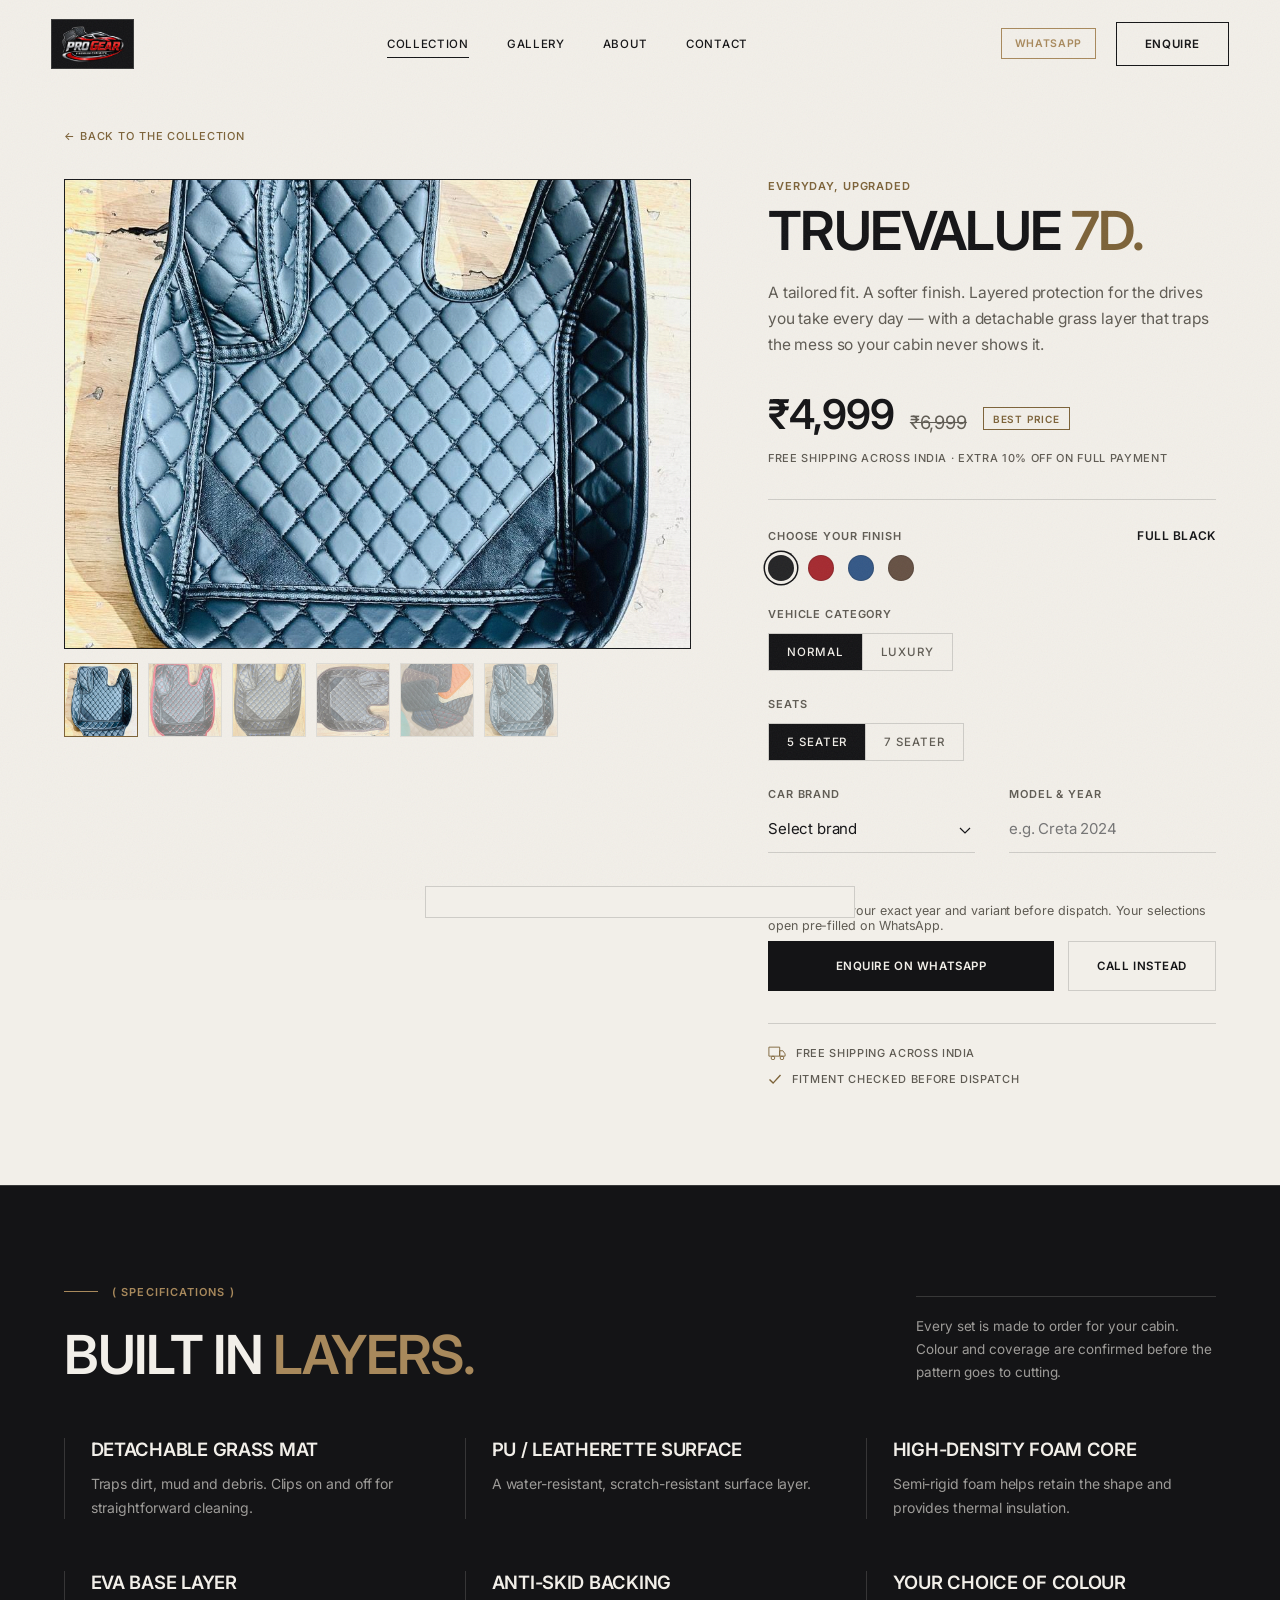
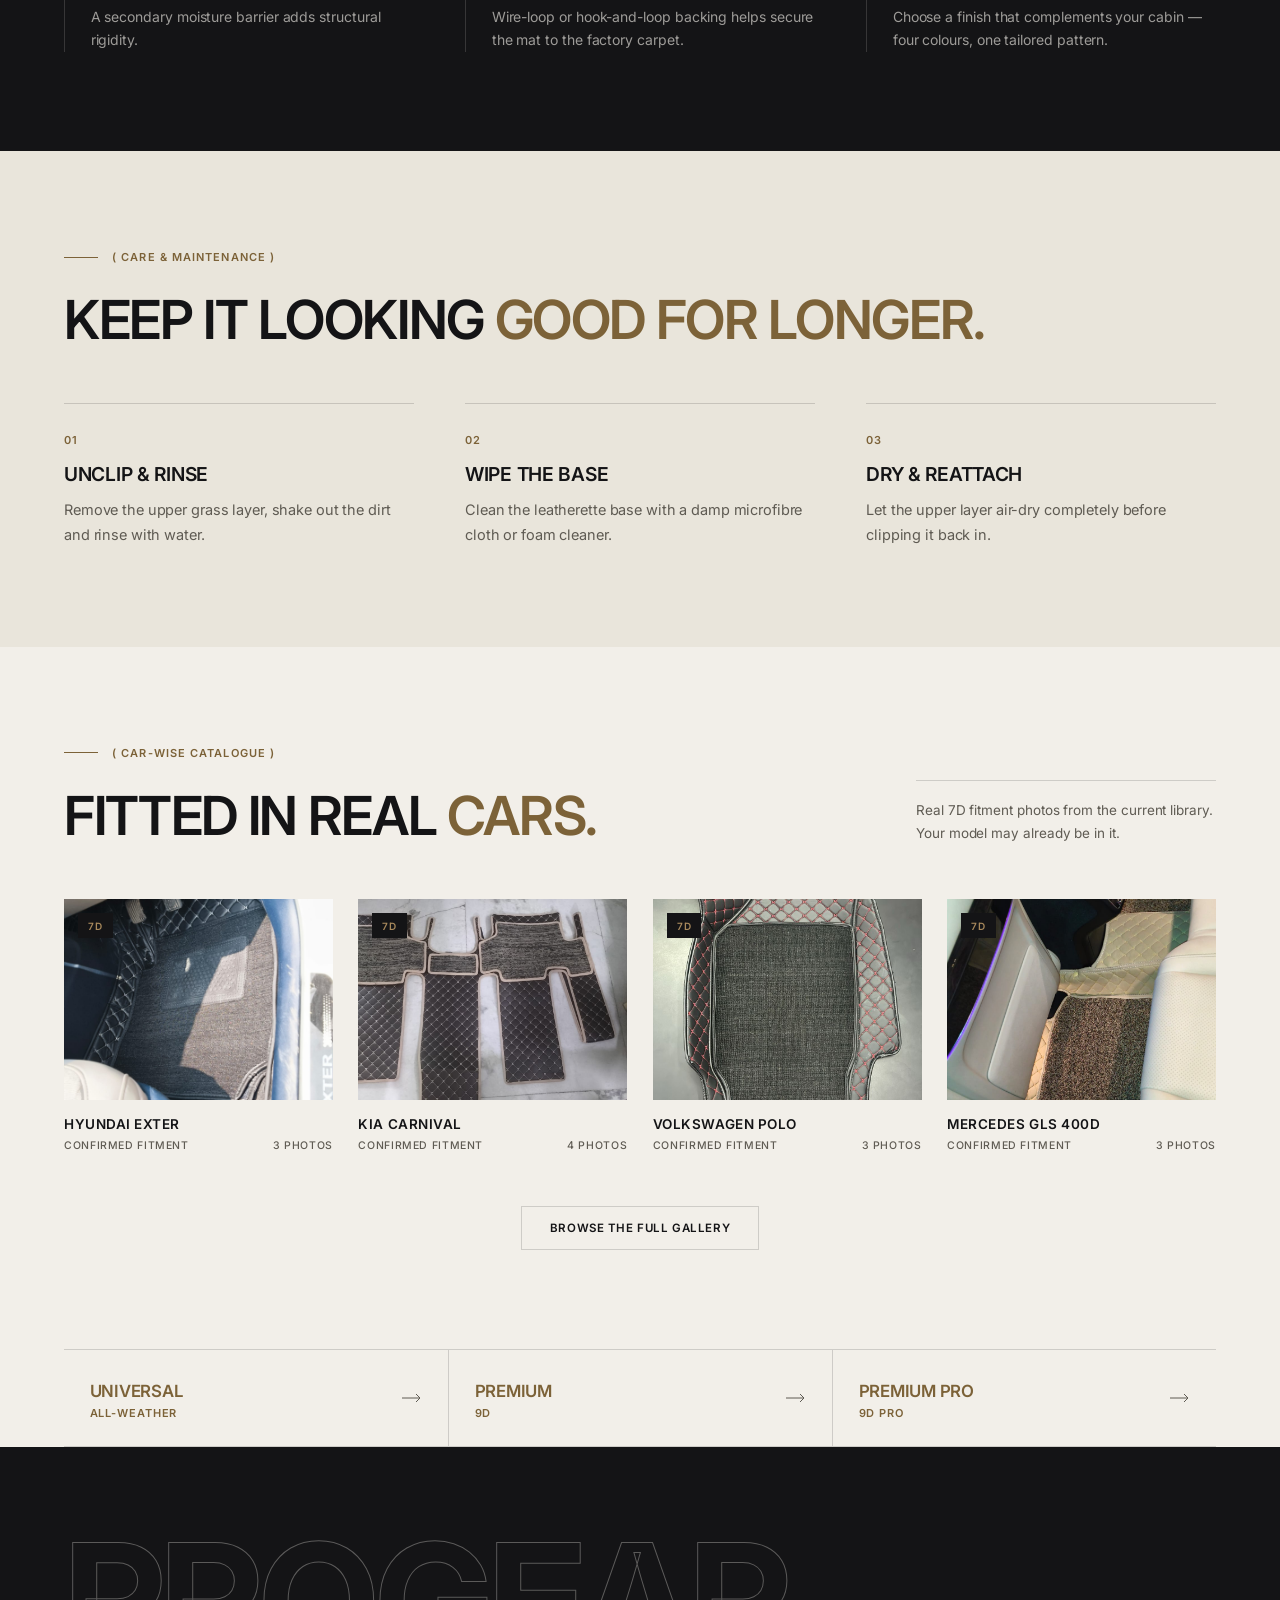
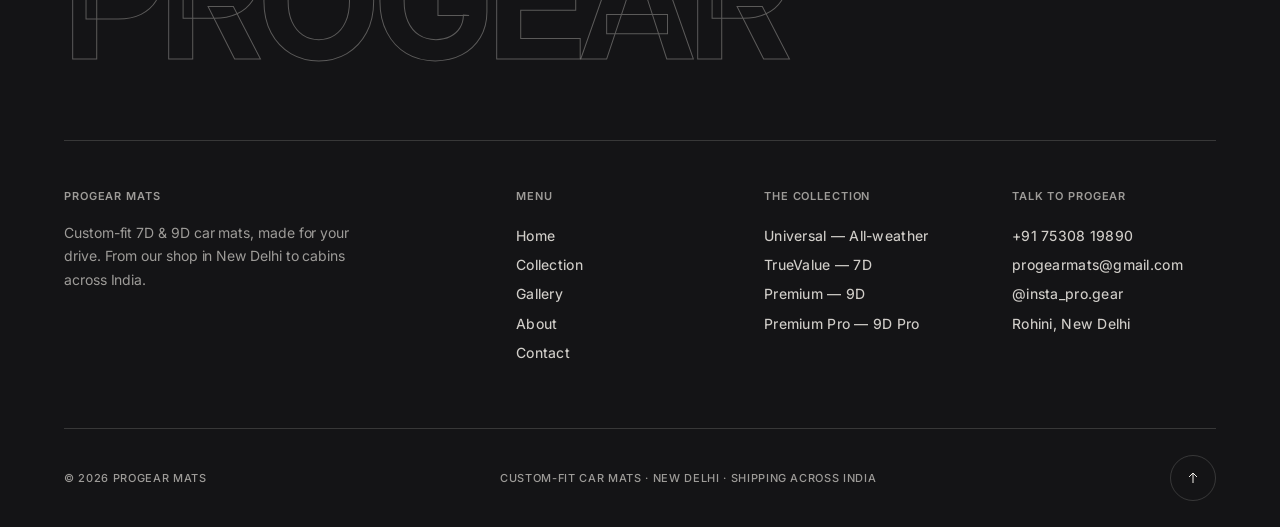
<file: mats-7d.html>
<!DOCTYPE html>
<html lang="en">
<head>
<meta charset="UTF-8">
<meta name="viewport" content="width=device-width, initial-scale=1.0">
<title>TrueValue 7D Car Mats — Tailored, Everyday Protection | ProGear Mats</title>
<meta name="description" content="TrueValue 7D custom-fit car mats: detachable grass layer, PU leatherette surface, diamond-stitched finish and anti-skid backing. Four colours, from ₹4,999 with free shipping across India.">
<link rel="icon" href="data:image/svg+xml,%3Csvg xmlns='http://www.w3.org/2000/svg' viewBox='0 0 64 64'%3E%3Crect width='64' height='64' fill='%23141416'/%3E%3Cpath d='M20 20h24v24H20z' fill='none' stroke='%23a8895c' stroke-width='2.5'/%3E%3Cpath d='M32 20l12 12-12 12-12-12z' fill='none' stroke='%23a8895c' stroke-width='2.5'/%3E%3C/svg%3E">
<link rel="preconnect" href="https://fonts.googleapis.com">
<link rel="preconnect" href="https://fonts.gstatic.com" crossorigin>
<link href="https://fonts.googleapis.com/css2?family=Inter:wght@400;500;600;700&display=swap" rel="stylesheet">
<link rel="stylesheet" href="assets/site.css">
</head>
<body id="top">

<div class="cursor-dot" id="cDot"></div>
<div class="cursor-ring" id="cRing"></div>
<div class="grain" aria-hidden="true"></div>

<!-- NAV -->
<header class="nav on-light" id="nav">
  <a class="brand" href="index.html" aria-label="ProGear Mats — home"><span class="brand-logo"><img src="images/brand/progear-logo.png" alt="ProGear Mats — Premium Car Mats"></span></a>
  <nav class="nav-links" aria-label="Primary">
    <a href="shop.html" class="active">Collection</a>
    <a href="gallery.html">Gallery</a>
    <a href="about.html">About</a>
    <a href="contact.html">Contact</a>
  </nav>
  <div class="nav-right">
    <a class="chip" href="https://wa.me/917530819890?text=Hi%20ProGear%20Mats!%20Help%20me%20choose%20mats%20for%20my%20car." target="_blank" rel="noreferrer">WhatsApp</a>
    <a class="btn" href="contact.html">Enquire</a>
    <button class="burger" id="burger" aria-label="Menu" aria-expanded="false"><i></i><i></i></button>
  </div>
</header>

<!-- MOBILE MENU -->
<nav class="menu" id="menu" aria-label="Mobile">
  <a class="m-link" href="index.html">Home <svg viewBox="0 0 20 10" width="20" height="10" fill="none"><path d="M0 5h18M14 1l4 4-4 4" stroke="currentColor"/></svg></a>
  <a class="m-link" href="shop.html">Collection <svg viewBox="0 0 20 10" width="20" height="10" fill="none"><path d="M0 5h18M14 1l4 4-4 4" stroke="currentColor"/></svg></a>
  <a class="m-link" href="gallery.html">Gallery <svg viewBox="0 0 20 10" width="20" height="10" fill="none"><path d="M0 5h18M14 1l4 4-4 4" stroke="currentColor"/></svg></a>
  <a class="m-link" href="about.html">About <svg viewBox="0 0 20 10" width="20" height="10" fill="none"><path d="M0 5h18M14 1l4 4-4 4" stroke="currentColor"/></svg></a>
  <a class="m-link" href="contact.html">Contact <svg viewBox="0 0 20 10" width="20" height="10" fill="none"><path d="M0 5h18M14 1l4 4-4 4" stroke="currentColor"/></svg></a>
  <p class="menu-foot">+91 75308 19890 — NEW DELHI</p>
</nav>

<main>
  <!-- PRODUCT -->
  <section class="pd">
    <div class="wrap">
      <p class="crumb" data-reveal><a href="shop.html">← Back to the collection</a></p>
      <div class="pd-grid">
        <div data-reveal>
          <div class="pd-media" id="pdMedia">
            <img src="images/collections/7d/01-full-black.jpg" alt="TrueValue 7D mats — Full Black" class="on">
            <img src="images/collections/7d/02-black-red.jpg" alt="TrueValue 7D mats — Black &amp; Red">
            <img src="images/collections/7d/03-black-blue.jpg" alt="TrueValue 7D mats — Black &amp; Blue">
            <img src="images/collections/7d/04-coffee.jpg" alt="TrueValue 7D mats — Coffee">
            <img src="images/collections/7d/05-colours.jpg" alt="TrueValue 7D mats — all colours together">
            <img src="images/collections/7d/06-detail.jpg" alt="TrueValue 7D mats — stitching and grass-layer detail">
          </div>
          <div class="pd-thumbs" id="pdThumbs">
            <button type="button" class="on" aria-label="View photo 1 — Full Black"><img src="images/collections/7d/01-full-black.jpg" alt=""></button>
            <button type="button" aria-label="View photo 2 — Black &amp; Red"><img src="images/collections/7d/02-black-red.jpg" alt=""></button>
            <button type="button" aria-label="View photo 3 — Black &amp; Blue"><img src="images/collections/7d/03-black-blue.jpg" alt=""></button>
            <button type="button" aria-label="View photo 4 — Coffee"><img src="images/collections/7d/04-coffee.jpg" alt=""></button>
            <button type="button" aria-label="View photo 5 — all colours"><img src="images/collections/7d/05-colours.jpg" alt=""></button>
            <button type="button" aria-label="View photo 6 — detail"><img src="images/collections/7d/06-detail.jpg" alt=""></button>
          </div>
        </div>
        <div class="pd-copy">
          <p class="ptype" data-reveal>Everyday, upgraded</p>
          <h1 data-reveal style="--d:.06s">TrueValue <em class="serif">7D.</em></h1>
          <p class="pd-lede" data-reveal style="--d:.12s">A tailored fit. A softer finish. Layered protection for the drives you take every day — with a detachable grass layer that traps the mess so your cabin never shows it.</p>
          <div class="pd-price" data-reveal style="--d:.18s">
            <strong id="pdPrice">₹4,999</strong>
            <del id="pdMrp">₹6,999</del>
            <span class="tag-best" id="tagBest">Best price</span>
          </div>
          <p class="pd-cap" data-reveal style="--d:.22s">Free shipping across India · Extra 10% off on full payment</p>

          <div class="pd-opts" data-reveal style="--d:.26s">
            <div class="opt">
              <div class="opt-lbl"><span>Choose your finish</span><b id="pdSwName">Full Black</b></div>
              <div class="swatches" id="pdSwatches"></div>
            </div>
            <div class="opt">
              <div class="opt-lbl"><span>Vehicle category</span></div>
              <div class="seg" data-seg="category">
                <button type="button" class="on" data-v="Normal">Normal</button>
                <button type="button" data-v="Luxury">Luxury</button>
              </div>
            </div>
            <div class="opt">
              <div class="opt-lbl"><span>Seats</span></div>
              <div class="seg" data-seg="seats">
                <button type="button" class="on" data-v="5">5 seater</button>
                <button type="button" data-v="7">7 seater</button>
              </div>
            </div>
            <div class="frow">
              <div class="field">
                <label for="pdBrand">Car brand</label>
                <select id="pdBrand">
                  <option value="">Select brand</option>
                  <option>Citroen</option><option>Maruti Suzuki</option><option>Tata</option><option>Mahindra</option><option>Hyundai</option><option>Toyota</option><option>Kia</option><option>Honda</option><option>Ford</option><option>Isuzu</option><option>Jeep</option><option>MG</option><option>Nissan</option><option>Renault</option><option>Skoda</option><option>Volkswagen</option><option>Mitsubishi</option>
                </select>
              </div>
              <div class="field">
                <label for="pdModel">Model &amp; year</label>
                <input id="pdModel" type="text" maxlength="100" placeholder="e.g. Creta 2024">
              </div>
            </div>
          </div>
          <p class="pd-note">We'll confirm your exact year and variant before dispatch. Your selections open pre-filled on WhatsApp.</p>
          <div class="pd-actions" data-reveal style="--d:.32s">
            <a class="btn btn-wa" id="waEnquire" href="https://wa.me/917530819890?text=Hi%20ProGear%20Mats!" target="_blank" rel="noreferrer">Enquire on WhatsApp</a>
            <a class="btn btn-line" href="tel:+917530819890">Call instead</a>
          </div>
          <div class="pd-notes" data-reveal style="--d:.38s">
            <span><svg width="18" height="14" viewBox="0 0 20 15" fill="none" aria-hidden="true"><path d="M1 1h12v10H1zM13 5h3.5l2.5 3.5V11H13zM5.5 15a2 2 0 1 0 0-4 2 2 0 0 0 0 4zM15.5 15a2 2 0 1 0 0-4 2 2 0 0 0 0 4z" stroke="currentColor"/></svg> Free shipping across India</span>
            <span><svg width="14" height="14" viewBox="0 0 14 14" fill="none" aria-hidden="true"><path d="M1.5 7.5l3.6 3.6L12.5 3" stroke="currentColor" stroke-width="1.4"/></svg> Fitment checked before dispatch</span>
          </div>
        </div>
      </div>
    </div>
  </section>

  <!-- SPECIFICATIONS -->
  <section class="spec dark">
    <div class="wrap">
      <div class="col-head">
        <div>
          <p class="lbl" data-reveal>( Specifications )</p>
          <h2 class="h2"><span class="mask" data-reveal><span class="mi">Built in <em class="serif">layers.</em></span></span></h2>
        </div>
        <p class="spec-side" data-reveal style="--d:.15s">Every set is made to order for your cabin. Colour and coverage are confirmed before the pattern goes to cutting.</p>
      </div>
      <div class="spec-grid">
        <article class="spec-item" data-reveal>
          <h3>Detachable grass mat</h3>
          <p>Traps dirt, mud and debris. Clips on and off for straightforward cleaning.</p>
        </article>
        <article class="spec-item" data-reveal style="--d:.06s">
          <h3>PU / leatherette surface</h3>
          <p>A water-resistant, scratch-resistant surface layer.</p>
        </article>
        <article class="spec-item" data-reveal style="--d:.12s">
          <h3>High-density foam core</h3>
          <p>Semi-rigid foam helps retain the shape and provides thermal insulation.</p>
        </article>
        <article class="spec-item" data-reveal style="--d:.18s">
          <h3>EVA base layer</h3>
          <p>A secondary moisture barrier adds structural rigidity.</p>
        </article>
        <article class="spec-item" data-reveal style="--d:.24s">
          <h3>Anti-skid backing</h3>
          <p>Wire-loop or hook-and-loop backing helps secure the mat to the factory carpet.</p>
        </article>
        <article class="spec-item" data-reveal style="--d:.3s">
          <h3>Your choice of colour</h3>
          <p>Choose a finish that complements your cabin — four colours, one tailored pattern.</p>
        </article>
      </div>
    </div>
  </section>

  <!-- CARE -->
  <section class="care tint">
    <div class="wrap">
      <p class="lbl" data-reveal>( Care &amp; Maintenance )</p>
      <h2 class="h2"><span class="mask" data-reveal><span class="mi">Keep it looking <em class="serif">good for longer.</em></span></span></h2>
      <div class="care-grid">
        <article data-reveal>
          <span>01</span>
          <h3>Unclip &amp; rinse</h3>
          <p>Remove the upper grass layer, shake out the dirt and rinse with water.</p>
        </article>
        <article data-reveal style="--d:.08s">
          <span>02</span>
          <h3>Wipe the base</h3>
          <p>Clean the leatherette base with a damp microfibre cloth or foam cleaner.</p>
        </article>
        <article data-reveal style="--d:.16s">
          <span>03</span>
          <h3>Dry &amp; reattach</h3>
          <p>Let the upper layer air-dry completely before clipping it back in.</p>
        </article>
      </div>
    </div>
  </section>

  <!-- FITMENT STRIP -->
  <section class="fits">
    <div class="wrap">
      <div class="col-head">
        <div>
          <p class="lbl" data-reveal>( Car-Wise Catalogue )</p>
          <h2 class="h2"><span class="mask" data-reveal><span class="mi">Fitted in real <em class="serif">cars.</em></span></span></h2>
        </div>
        <p class="note-light" data-reveal style="--d:.15s">Real 7D fitment photos from the current library. Your model may already be in it.</p>
      </div>
      <div class="fits-grid">
        <a class="gcard" href="gallery.html" data-reveal>
          <span class="gmedia"><img src="images/fitments/exter/1.jpg" alt="7D mats fitted in a Hyundai Exter" loading="lazy"><span class="gbadge">7D</span></span>
          <span class="gname">Hyundai Exter</span>
          <span class="gsub"><span>Confirmed fitment</span><span>3 photos</span></span>
        </a>
        <a class="gcard" href="gallery.html" data-reveal style="--d:.06s">
          <span class="gmedia"><img src="images/fitments/kia-carnival/1.jpg" alt="7D mats fitted in a Kia Carnival" loading="lazy"><span class="gbadge">7D</span></span>
          <span class="gname">Kia Carnival</span>
          <span class="gsub"><span>Confirmed fitment</span><span>4 photos</span></span>
        </a>
        <a class="gcard" href="gallery.html" data-reveal style="--d:.12s">
          <span class="gmedia"><img src="images/fitments/polo/1.jpg" alt="7D mats fitted in a Volkswagen Polo" loading="lazy"><span class="gbadge">7D</span></span>
          <span class="gname">Volkswagen Polo</span>
          <span class="gsub"><span>Confirmed fitment</span><span>3 photos</span></span>
        </a>
        <a class="gcard" href="gallery.html" data-reveal style="--d:.18s">
          <span class="gmedia"><img src="images/fitments/gls-400d/1.jpg" alt="7D mats fitted in a Mercedes GLS 400d" loading="lazy"><span class="gbadge">7D</span></span>
          <span class="gname">Mercedes GLS 400d</span>
          <span class="gsub"><span>Confirmed fitment</span><span>3 photos</span></span>
        </a>
      </div>
      <div class="gmore" data-reveal><a class="btn btn-line" href="gallery.html">Browse the full gallery</a></div>
    </div>
  </section>

  <!-- OTHER FINISHES -->
  <section class="ofwrap">
    <div class="wrap">
      <div class="ofrow" data-reveal>
        <a href="mats-universal.html"><span><b>Universal</b><span>All-weather</span></span><svg viewBox="0 0 20 10" width="20" height="10" fill="none" aria-hidden="true"><path d="M0 5h18M14 1l4 4-4 4" stroke="currentColor"/></svg></a>
        <a href="mats-9d.html"><span><b>Premium</b><span>9D</span></span><svg viewBox="0 0 20 10" width="20" height="10" fill="none" aria-hidden="true"><path d="M0 5h18M14 1l4 4-4 4" stroke="currentColor"/></svg></a>
        <a href="mats-9d-pro.html"><span><b>Premium Pro</b><span>9D Pro</span></span><svg viewBox="0 0 20 10" width="20" height="10" fill="none" aria-hidden="true"><path d="M0 5h18M14 1l4 4-4 4" stroke="currentColor"/></svg></a>
      </div>
    </div>
  </section>
</main>

<!-- FOOTER -->
<footer>
  <div class="wrap">
    <h2 class="foot-giant" aria-hidden="true">ProGear</h2>
    <div class="foot-grid">
      <div>
        <p class="fh">ProGear Mats</p>
        <p class="foot-blurb">Custom-fit 7D &amp; 9D car mats, made for your drive. From our shop in New Delhi to cabins across India.</p>
      </div>
      <div>
        <p class="fh">Menu</p>
        <a class="flink" href="index.html">Home</a>
        <a class="flink" href="shop.html">Collection</a>
        <a class="flink" href="gallery.html">Gallery</a>
        <a class="flink" href="about.html">About</a>
        <a class="flink" href="contact.html">Contact</a>
      </div>
      <div>
        <p class="fh">The Collection</p>
        <a class="flink" href="mats-universal.html">Universal — All-weather</a>
        <a class="flink" href="mats-7d.html">TrueValue — 7D</a>
        <a class="flink" href="mats-9d.html">Premium — 9D</a>
        <a class="flink" href="mats-9d-pro.html">Premium Pro — 9D Pro</a>
      </div>
      <div>
        <p class="fh">Talk to ProGear</p>
        <a class="flink" href="tel:+917530819890">+91 75308 19890</a>
        <a class="flink" href="mailto:progearmats@gmail.com">progearmats@gmail.com</a>
        <a class="flink" href="https://www.instagram.com/insta_pro.gear/" target="_blank" rel="noreferrer">@insta_pro.gear</a>
        <a class="flink" href="https://maps.app.goo.gl/ZA1jkoFLoBcjtCaw8" target="_blank" rel="noreferrer">Rohini, New Delhi</a>
      </div>
    </div>
    <div class="foot-bot">
      <span>© 2026 ProGear Mats</span>
      <span>Custom-fit car mats · New Delhi · Shipping across India</span>
      <a class="top-btn" href="#top" aria-label="Back to top">
        <svg width="10" height="12" viewBox="0 0 10 12" fill="none" aria-hidden="true"><path d="M5 11V1M1 5l4-4 4 4" stroke="currentColor"/></svg>
      </a>
    </div>
  </div>
</footer>

<!-- WHATSAPP FLOAT -->
<a class="wa-float" id="waFloat" href="https://wa.me/917530819890?text=Hi%20ProGear%20Mats%2C%20help%20me%20choose%20mats%20for%20my%20car." target="_blank" rel="noreferrer">
  <svg width="18" height="18" viewBox="0 0 24 24" fill="currentColor" aria-hidden="true"><path d="M12 2a10 10 0 0 0-8.6 15.1L2 22l5-1.3A10 10 0 1 0 12 2zm0 18.2c-1.5 0-2.9-.4-4.1-1.1l-.3-.2-3 .8.8-2.9-.2-.3A8.2 8.2 0 1 1 12 20.2zm4.6-6.1c-.3-.1-1.5-.7-1.7-.8-.2-.1-.4-.1-.6.1-.2.3-.6.8-.8 1-.1.2-.3.2-.5.1a6.7 6.7 0 0 1-3.3-2.9c-.3-.4 0-.5.1-.7l.4-.5c.1-.2.2-.3.3-.5v-.5c0-.1-.6-1.4-.8-1.9-.2-.5-.4-.4-.6-.4h-.5c-.2 0-.5.1-.7.3-.2.3-.9.9-.9 2.2s.9 2.5 1.1 2.7c.1.2 1.8 2.8 4.4 3.9.6.3 1.1.4 1.5.6.6.2 1.2.2 1.6.1.5-.1 1.5-.6 1.7-1.2.2-.6.2-1.1.2-1.2-.1-.1-.2-.2-.5-.3z"/></svg>
  <span>WhatsApp us</span>
</a>

<!-- TOAST -->
<div class="toast" id="toast" role="status">
  <span id="toastLabel"></span>
  <span id="toastMsg"></span>
</div>

<script type="application/json" id="productData">
{
  "id": "truevalue",
  "name": "TrueValue",
  "type": "7D",
  "prices": {
    "Normal": { "5": [4999, 6999], "7": [5999, 7999] },
    "Luxury": { "5": [5999, 7999], "7": [7499, 9999] }
  },
  "colours": [
    { "name": "Full Black", "hex": "#242426", "img": "images/collections/7d/01-full-black.jpg" },
    { "name": "Black & Red", "hex": "#a52a30", "img": "images/collections/7d/02-black-red.jpg" },
    { "name": "Black & Blue", "hex": "#345887", "img": "images/collections/7d/03-black-blue.jpg" },
    { "name": "Coffee", "hex": "#665144", "img": "images/collections/7d/04-coffee.jpg" }
  ],
  "images": [
    "images/collections/7d/01-full-black.jpg",
    "images/collections/7d/02-black-red.jpg",
    "images/collections/7d/03-black-blue.jpg",
    "images/collections/7d/04-coffee.jpg",
    "images/collections/7d/05-colours.jpg",
    "images/collections/7d/06-detail.jpg"
  ],
  "brands": {
    "Normal": ["Citroen", "Maruti Suzuki", "Tata", "Mahindra", "Hyundai", "Toyota", "Kia", "Honda", "Ford", "Isuzu", "Jeep", "MG", "Nissan", "Renault", "Skoda", "Volkswagen", "Mitsubishi"],
    "Luxury": ["Mercedes-Benz", "BMW", "Audi", "Land Rover", "Volvo", "Lexus"]
  }
}
</script>

<script src="assets/site.js"></script>
</body>
</html>
</file>
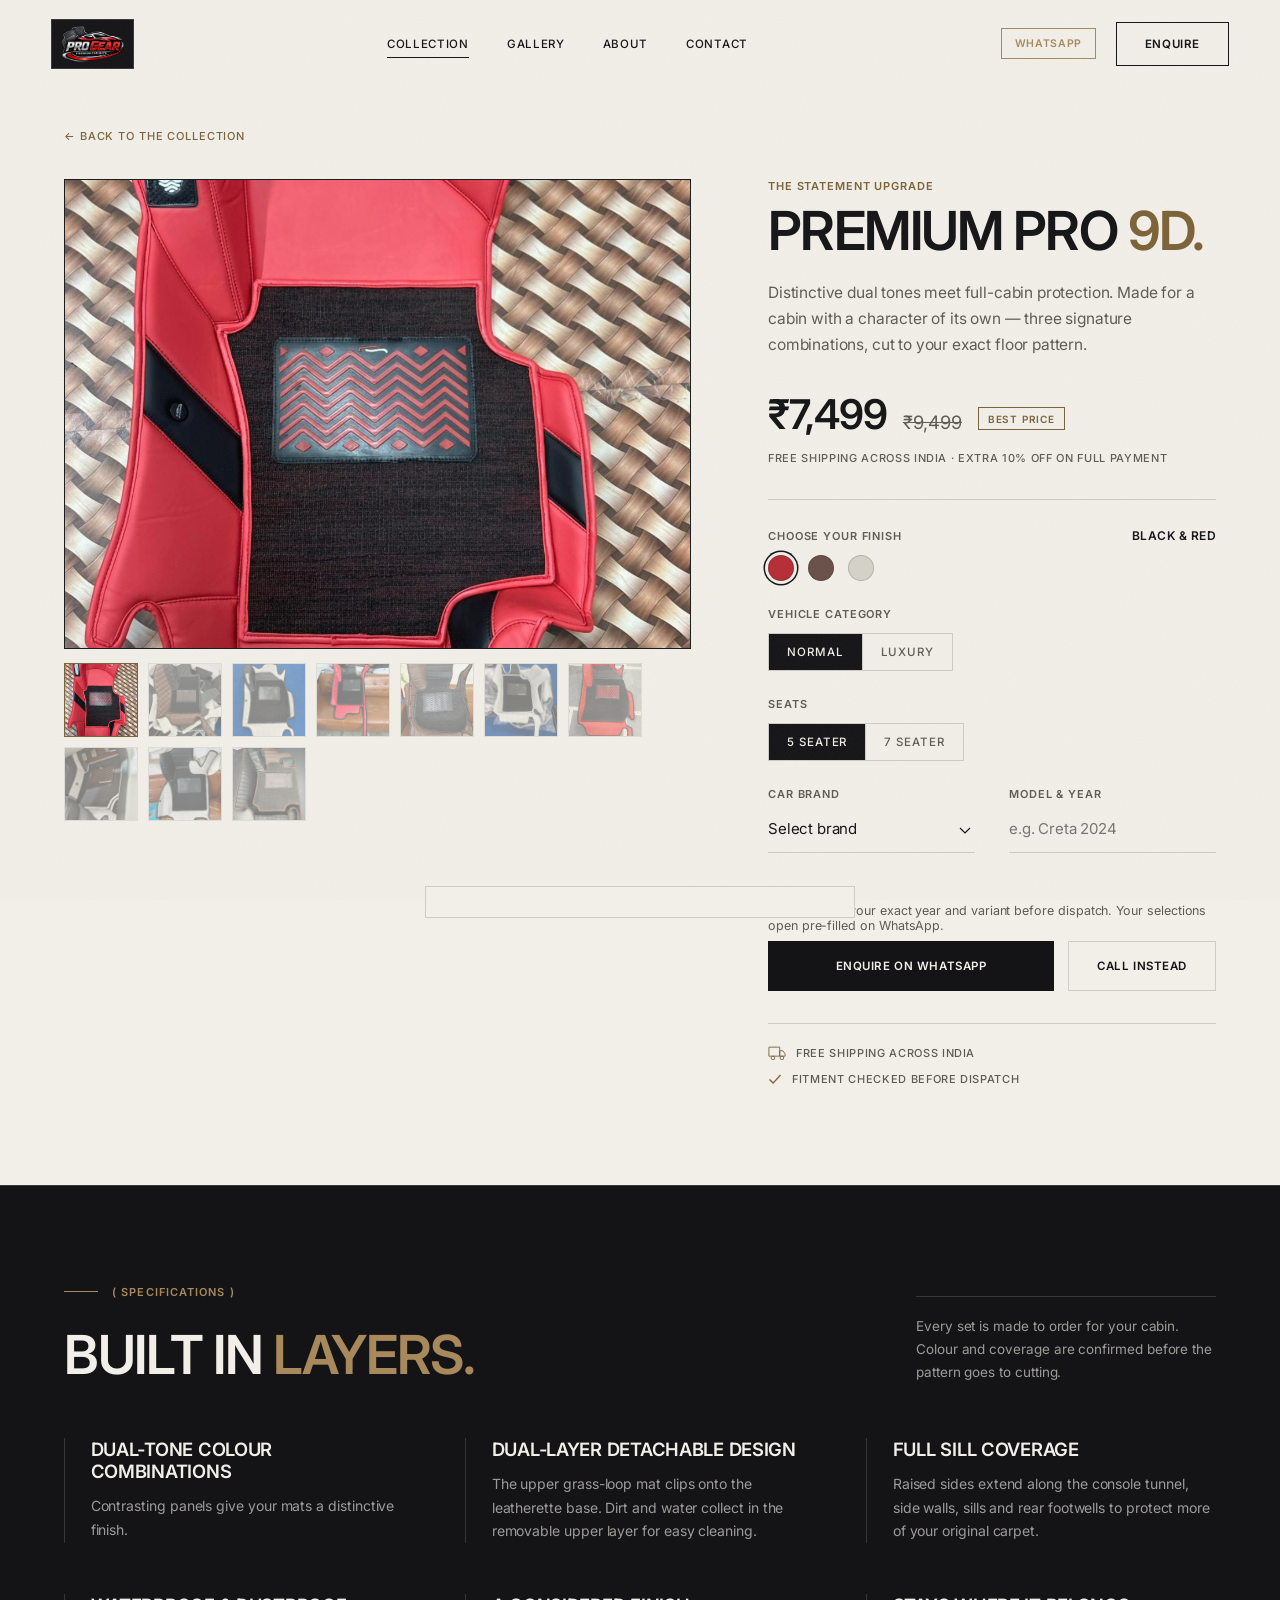
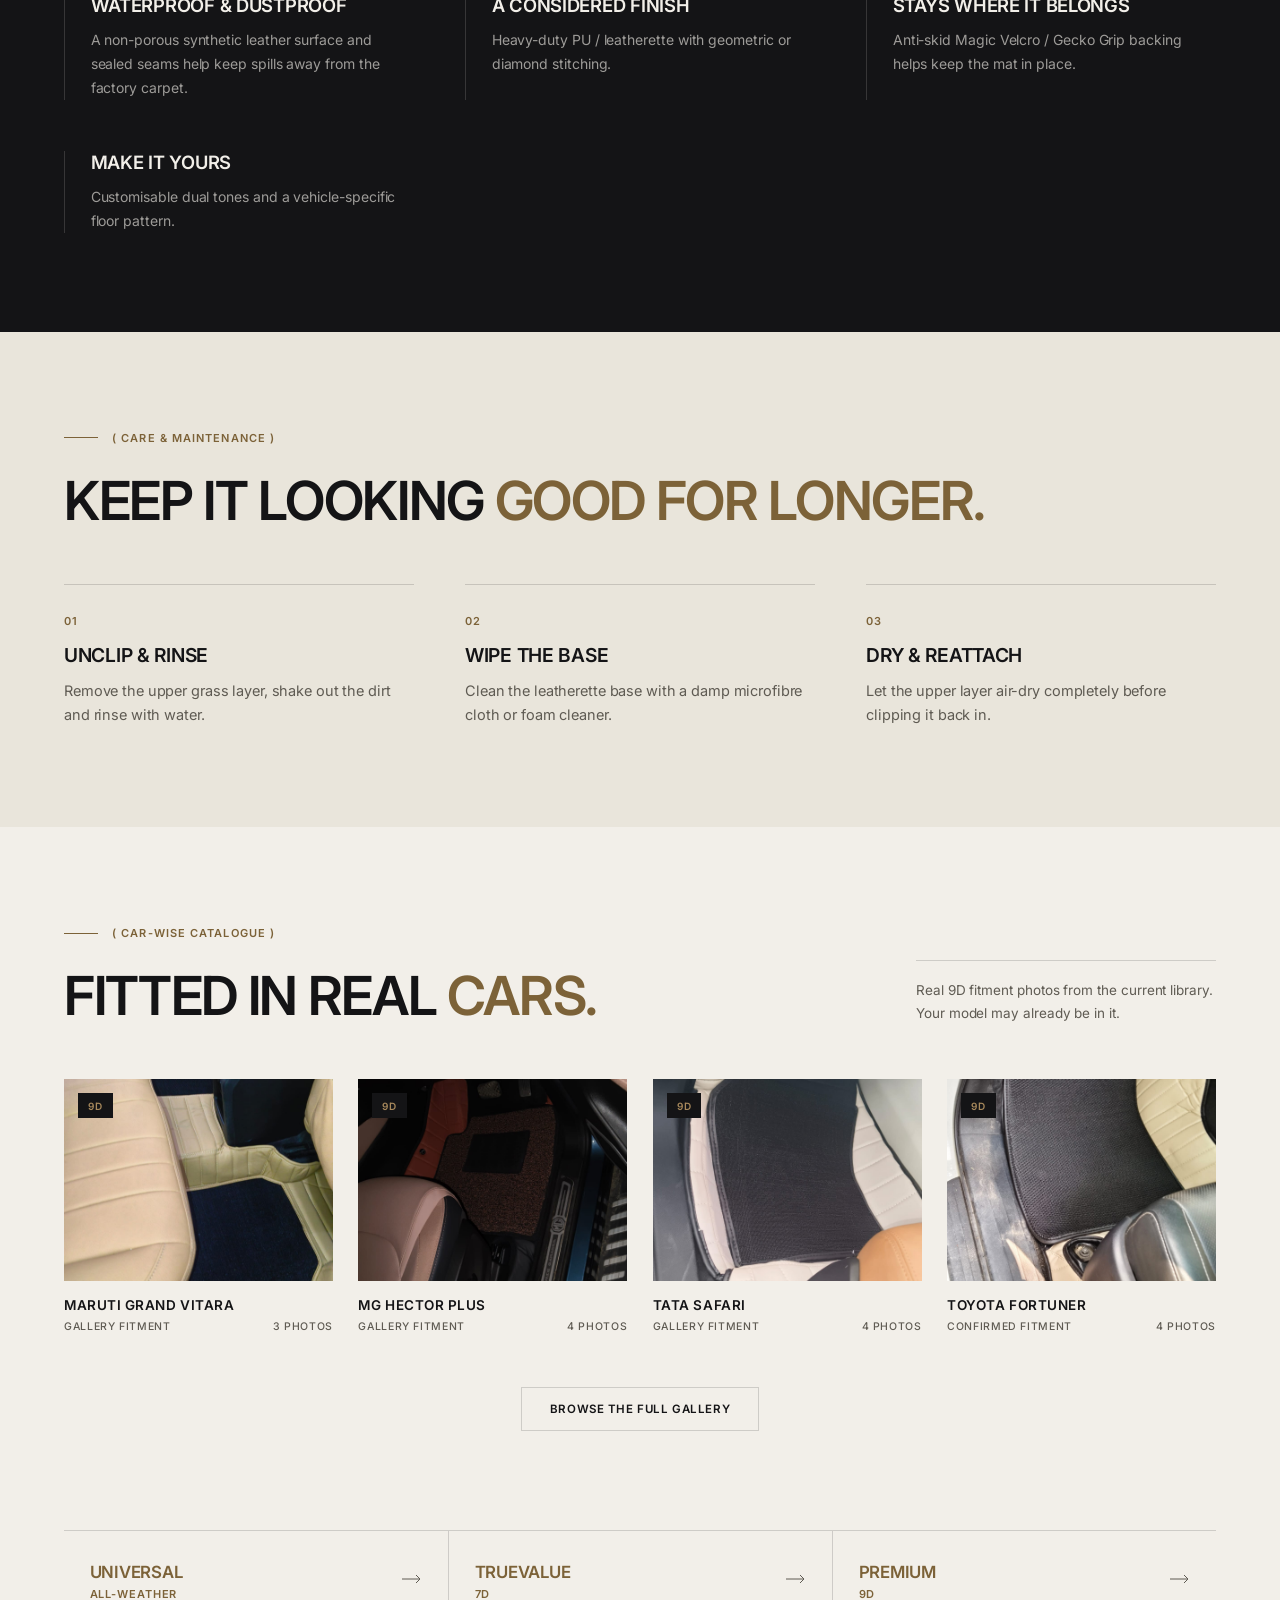
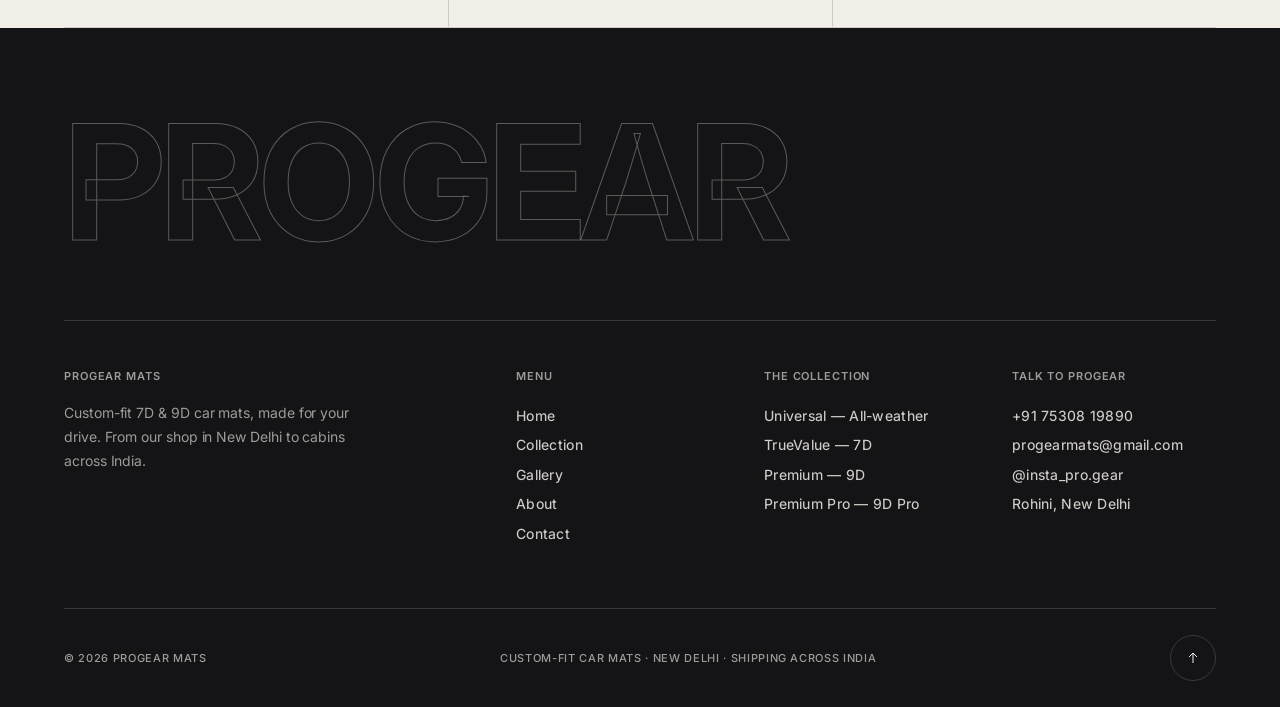
<file: mats-9d-pro.html>
<!DOCTYPE html>
<html lang="en">
<head>
<meta charset="UTF-8">
<meta name="viewport" content="width=device-width, initial-scale=1.0">
<title>Premium Pro 9D Car Mats — Dual-Tone Statement | ProGear Mats</title>
<meta name="description" content="Premium Pro 9D custom-fit car mats: signature dual-tone finishes, full sill coverage, dual-layer detachable design and waterproof leatherette. From ₹7,499 with free shipping across India.">
<link rel="icon" href="data:image/svg+xml,%3Csvg xmlns='http://www.w3.org/2000/svg' viewBox='0 0 64 64'%3E%3Crect width='64' height='64' fill='%23141416'/%3E%3Cpath d='M20 20h24v24H20z' fill='none' stroke='%23a8895c' stroke-width='2.5'/%3E%3Cpath d='M32 20l12 12-12 12-12-12z' fill='none' stroke='%23a8895c' stroke-width='2.5'/%3E%3C/svg%3E">
<link rel="preconnect" href="https://fonts.googleapis.com">
<link rel="preconnect" href="https://fonts.gstatic.com" crossorigin>
<link href="https://fonts.googleapis.com/css2?family=Inter:wght@400;500;600;700&display=swap" rel="stylesheet">
<link rel="stylesheet" href="assets/site.css">
</head>
<body id="top">

<div class="cursor-dot" id="cDot"></div>
<div class="cursor-ring" id="cRing"></div>
<div class="grain" aria-hidden="true"></div>

<!-- NAV -->
<header class="nav on-light" id="nav">
  <a class="brand" href="index.html" aria-label="ProGear Mats — home"><span class="brand-logo"><img src="images/brand/progear-logo.png" alt="ProGear Mats — Premium Car Mats"></span></a>
  <nav class="nav-links" aria-label="Primary">
    <a href="shop.html" class="active">Collection</a>
    <a href="gallery.html">Gallery</a>
    <a href="about.html">About</a>
    <a href="contact.html">Contact</a>
  </nav>
  <div class="nav-right">
    <a class="chip" href="https://wa.me/917530819890?text=Hi%20ProGear%20Mats!%20Help%20me%20choose%20mats%20for%20my%20car." target="_blank" rel="noreferrer">WhatsApp</a>
    <a class="btn" href="contact.html">Enquire</a>
    <button class="burger" id="burger" aria-label="Menu" aria-expanded="false"><i></i><i></i></button>
  </div>
</header>

<!-- MOBILE MENU -->
<nav class="menu" id="menu" aria-label="Mobile">
  <a class="m-link" href="index.html">Home <svg viewBox="0 0 20 10" width="20" height="10" fill="none"><path d="M0 5h18M14 1l4 4-4 4" stroke="currentColor"/></svg></a>
  <a class="m-link" href="shop.html">Collection <svg viewBox="0 0 20 10" width="20" height="10" fill="none"><path d="M0 5h18M14 1l4 4-4 4" stroke="currentColor"/></svg></a>
  <a class="m-link" href="gallery.html">Gallery <svg viewBox="0 0 20 10" width="20" height="10" fill="none"><path d="M0 5h18M14 1l4 4-4 4" stroke="currentColor"/></svg></a>
  <a class="m-link" href="about.html">About <svg viewBox="0 0 20 10" width="20" height="10" fill="none"><path d="M0 5h18M14 1l4 4-4 4" stroke="currentColor"/></svg></a>
  <a class="m-link" href="contact.html">Contact <svg viewBox="0 0 20 10" width="20" height="10" fill="none"><path d="M0 5h18M14 1l4 4-4 4" stroke="currentColor"/></svg></a>
  <p class="menu-foot">+91 75308 19890 — NEW DELHI</p>
</nav>

<main>
  <!-- PRODUCT -->
  <section class="pd">
    <div class="wrap">
      <p class="crumb" data-reveal><a href="shop.html">← Back to the collection</a></p>
      <div class="pd-grid">
        <div data-reveal>
          <div class="pd-media" id="pdMedia">
            <img src="images/collections/9d-pro/01.jpg" alt="Premium Pro 9D mats — Black &amp; Red" class="on">
            <img src="images/collections/9d-pro/02.jpg" alt="Premium Pro 9D mats — Black &amp; Coffee">
            <img src="images/collections/9d-pro/03.jpg" alt="Premium Pro 9D mats — Black &amp; Ivory">
            <img src="images/collections/9d-pro/04.jpg" alt="Premium Pro 9D mats — dual-tone detail">
            <img src="images/collections/9d-pro/05.jpg" alt="Premium Pro 9D mats — fitted cabin">
            <img src="images/collections/9d-pro/06.jpg" alt="Premium Pro 9D mats — sill coverage">
            <img src="images/collections/9d-pro/07.jpg" alt="Premium Pro 9D mats — stitching detail">
            <img src="images/collections/9d-pro/08.jpg" alt="Premium Pro 9D mats — second row">
            <img src="images/collections/9d-pro/09.jpg" alt="Premium Pro 9D mats — heel pad">
            <img src="images/collections/9d-pro/10.jpg" alt="Premium Pro 9D mats — full set">
          </div>
          <div class="pd-thumbs" id="pdThumbs">
            <button type="button" class="on" aria-label="View photo 1"><img src="images/collections/9d-pro/01.jpg" alt=""></button>
            <button type="button" aria-label="View photo 2"><img src="images/collections/9d-pro/02.jpg" alt=""></button>
            <button type="button" aria-label="View photo 3"><img src="images/collections/9d-pro/03.jpg" alt=""></button>
            <button type="button" aria-label="View photo 4"><img src="images/collections/9d-pro/04.jpg" alt=""></button>
            <button type="button" aria-label="View photo 5"><img src="images/collections/9d-pro/05.jpg" alt=""></button>
            <button type="button" aria-label="View photo 6"><img src="images/collections/9d-pro/06.jpg" alt=""></button>
            <button type="button" aria-label="View photo 7"><img src="images/collections/9d-pro/07.jpg" alt=""></button>
            <button type="button" aria-label="View photo 8"><img src="images/collections/9d-pro/08.jpg" alt=""></button>
            <button type="button" aria-label="View photo 9"><img src="images/collections/9d-pro/09.jpg" alt=""></button>
            <button type="button" aria-label="View photo 10"><img src="images/collections/9d-pro/10.jpg" alt=""></button>
          </div>
        </div>
        <div class="pd-copy">
          <p class="ptype" data-reveal>The statement upgrade</p>
          <h1 data-reveal style="--d:.06s">Premium Pro <em class="serif">9D.</em></h1>
          <p class="pd-lede" data-reveal style="--d:.12s">Distinctive dual tones meet full-cabin protection. Made for a cabin with a character of its own — three signature combinations, cut to your exact floor pattern.</p>
          <div class="pd-price" data-reveal style="--d:.18s">
            <strong id="pdPrice">₹7,499</strong>
            <del id="pdMrp">₹9,499</del>
            <span class="tag-best" id="tagBest">Best price</span>
          </div>
          <p class="pd-cap" data-reveal style="--d:.22s">Free shipping across India · Extra 10% off on full payment</p>

          <div class="pd-opts" data-reveal style="--d:.26s">
            <div class="opt">
              <div class="opt-lbl"><span>Choose your finish</span><b id="pdSwName">Black &amp; Red</b></div>
              <div class="swatches" id="pdSwatches"></div>
            </div>
            <div class="opt">
              <div class="opt-lbl"><span>Vehicle category</span></div>
              <div class="seg" data-seg="category">
                <button type="button" class="on" data-v="Normal">Normal</button>
                <button type="button" data-v="Luxury">Luxury</button>
              </div>
            </div>
            <div class="opt">
              <div class="opt-lbl"><span>Seats</span></div>
              <div class="seg" data-seg="seats">
                <button type="button" class="on" data-v="5">5 seater</button>
                <button type="button" data-v="7">7 seater</button>
              </div>
            </div>
            <div class="frow">
              <div class="field">
                <label for="pdBrand">Car brand</label>
                <select id="pdBrand">
                  <option value="">Select brand</option>
                  <option>Citroen</option><option>Maruti Suzuki</option><option>Tata</option><option>Mahindra</option><option>Hyundai</option><option>Toyota</option><option>Kia</option><option>Honda</option><option>Ford</option><option>Isuzu</option><option>Jeep</option><option>MG</option><option>Nissan</option><option>Renault</option><option>Skoda</option><option>Volkswagen</option><option>Mitsubishi</option>
                </select>
              </div>
              <div class="field">
                <label for="pdModel">Model &amp; year</label>
                <input id="pdModel" type="text" maxlength="100" placeholder="e.g. Creta 2024">
              </div>
            </div>
          </div>
          <p class="pd-note">We'll confirm your exact year and variant before dispatch. Your selections open pre-filled on WhatsApp.</p>
          <div class="pd-actions" data-reveal style="--d:.32s">
            <a class="btn btn-wa" id="waEnquire" href="https://wa.me/917530819890?text=Hi%20ProGear%20Mats!" target="_blank" rel="noreferrer">Enquire on WhatsApp</a>
            <a class="btn btn-line" href="tel:+917530819890">Call instead</a>
          </div>
          <div class="pd-notes" data-reveal style="--d:.38s">
            <span><svg width="18" height="14" viewBox="0 0 20 15" fill="none" aria-hidden="true"><path d="M1 1h12v10H1zM13 5h3.5l2.5 3.5V11H13zM5.5 15a2 2 0 1 0 0-4 2 2 0 0 0 0 4zM15.5 15a2 2 0 1 0 0-4 2 2 0 0 0 0 4z" stroke="currentColor"/></svg> Free shipping across India</span>
            <span><svg width="14" height="14" viewBox="0 0 14 14" fill="none" aria-hidden="true"><path d="M1.5 7.5l3.6 3.6L12.5 3" stroke="currentColor" stroke-width="1.4"/></svg> Fitment checked before dispatch</span>
          </div>
        </div>
      </div>
    </div>
  </section>

  <!-- SPECIFICATIONS -->
  <section class="spec dark">
    <div class="wrap">
      <div class="col-head">
        <div>
          <p class="lbl" data-reveal>( Specifications )</p>
          <h2 class="h2"><span class="mask" data-reveal><span class="mi">Built in <em class="serif">layers.</em></span></span></h2>
        </div>
        <p class="spec-side" data-reveal style="--d:.15s">Every set is made to order for your cabin. Colour and coverage are confirmed before the pattern goes to cutting.</p>
      </div>
      <div class="spec-grid">
        <article class="spec-item" data-reveal>
          <h3>Dual-tone colour combinations</h3>
          <p>Contrasting panels give your mats a distinctive finish.</p>
        </article>
        <article class="spec-item" data-reveal style="--d:.06s">
          <h3>Dual-layer detachable design</h3>
          <p>The upper grass-loop mat clips onto the leatherette base. Dirt and water collect in the removable upper layer for easy cleaning.</p>
        </article>
        <article class="spec-item" data-reveal style="--d:.12s">
          <h3>Full sill coverage</h3>
          <p>Raised sides extend along the console tunnel, side walls, sills and rear footwells to protect more of your original carpet.</p>
        </article>
        <article class="spec-item" data-reveal style="--d:.18s">
          <h3>Waterproof &amp; dustproof</h3>
          <p>A non-porous synthetic leather surface and sealed seams help keep spills away from the factory carpet.</p>
        </article>
        <article class="spec-item" data-reveal style="--d:.24s">
          <h3>A considered finish</h3>
          <p>Heavy-duty PU / leatherette with geometric or diamond stitching.</p>
        </article>
        <article class="spec-item" data-reveal style="--d:.3s">
          <h3>Stays where it belongs</h3>
          <p>Anti-skid Magic Velcro / Gecko Grip backing helps keep the mat in place.</p>
        </article>
        <article class="spec-item" data-reveal style="--d:.36s">
          <h3>Make it yours</h3>
          <p>Customisable dual tones and a vehicle-specific floor pattern.</p>
        </article>
      </div>
    </div>
  </section>

  <!-- CARE -->
  <section class="care tint">
    <div class="wrap">
      <p class="lbl" data-reveal>( Care &amp; Maintenance )</p>
      <h2 class="h2"><span class="mask" data-reveal><span class="mi">Keep it looking <em class="serif">good for longer.</em></span></span></h2>
      <div class="care-grid">
        <article data-reveal>
          <span>01</span>
          <h3>Unclip &amp; rinse</h3>
          <p>Remove the upper grass layer, shake out the dirt and rinse with water.</p>
        </article>
        <article data-reveal style="--d:.08s">
          <span>02</span>
          <h3>Wipe the base</h3>
          <p>Clean the leatherette base with a damp microfibre cloth or foam cleaner.</p>
        </article>
        <article data-reveal style="--d:.16s">
          <span>03</span>
          <h3>Dry &amp; reattach</h3>
          <p>Let the upper layer air-dry completely before clipping it back in.</p>
        </article>
      </div>
    </div>
  </section>

  <!-- FITMENT STRIP -->
  <section class="fits">
    <div class="wrap">
      <div class="col-head">
        <div>
          <p class="lbl" data-reveal>( Car-Wise Catalogue )</p>
          <h2 class="h2"><span class="mask" data-reveal><span class="mi">Fitted in real <em class="serif">cars.</em></span></span></h2>
        </div>
        <p class="note-light" data-reveal style="--d:.15s">Real 9D fitment photos from the current library. Your model may already be in it.</p>
      </div>
      <div class="fits-grid">
        <a class="gcard" href="gallery.html" data-reveal>
          <span class="gmedia"><img src="images/fitments/grand-vitara-9d/1.jpg" alt="9D mats fitted in a Maruti Grand Vitara" loading="lazy"><span class="gbadge">9D</span></span>
          <span class="gname">Maruti Grand Vitara</span>
          <span class="gsub"><span>Gallery fitment</span><span>3 photos</span></span>
        </a>
        <a class="gcard" href="gallery.html" data-reveal style="--d:.06s">
          <span class="gmedia"><img src="images/fitments/hector-plus/1.jpg" alt="9D mats fitted in an MG Hector Plus" loading="lazy"><span class="gbadge">9D</span></span>
          <span class="gname">MG Hector Plus</span>
          <span class="gsub"><span>Gallery fitment</span><span>4 photos</span></span>
        </a>
        <a class="gcard" href="gallery.html" data-reveal style="--d:.12s">
          <span class="gmedia"><img src="images/fitments/safari/1.jpg" alt="9D mats fitted in a Tata Safari" loading="lazy"><span class="gbadge">9D</span></span>
          <span class="gname">Tata Safari</span>
          <span class="gsub"><span>Gallery fitment</span><span>4 photos</span></span>
        </a>
        <a class="gcard" href="gallery.html" data-reveal style="--d:.18s">
          <span class="gmedia"><img src="images/fitments/fortuner/4.jpg" alt="9D mats fitted in a Toyota Fortuner" loading="lazy"><span class="gbadge">9D</span></span>
          <span class="gname">Toyota Fortuner</span>
          <span class="gsub"><span>Confirmed fitment</span><span>4 photos</span></span>
        </a>
      </div>
      <div class="gmore" data-reveal><a class="btn btn-line" href="gallery.html">Browse the full gallery</a></div>
    </div>
  </section>

  <!-- OTHER FINISHES -->
  <section class="ofwrap">
    <div class="wrap">
      <div class="ofrow" data-reveal>
        <a href="mats-universal.html"><span><b>Universal</b><span>All-weather</span></span><svg viewBox="0 0 20 10" width="20" height="10" fill="none" aria-hidden="true"><path d="M0 5h18M14 1l4 4-4 4" stroke="currentColor"/></svg></a>
        <a href="mats-7d.html"><span><b>TrueValue</b><span>7D</span></span><svg viewBox="0 0 20 10" width="20" height="10" fill="none" aria-hidden="true"><path d="M0 5h18M14 1l4 4-4 4" stroke="currentColor"/></svg></a>
        <a href="mats-9d.html"><span><b>Premium</b><span>9D</span></span><svg viewBox="0 0 20 10" width="20" height="10" fill="none" aria-hidden="true"><path d="M0 5h18M14 1l4 4-4 4" stroke="currentColor"/></svg></a>
      </div>
    </div>
  </section>
</main>

<!-- FOOTER -->
<footer>
  <div class="wrap">
    <h2 class="foot-giant" aria-hidden="true">ProGear</h2>
    <div class="foot-grid">
      <div>
        <p class="fh">ProGear Mats</p>
        <p class="foot-blurb">Custom-fit 7D &amp; 9D car mats, made for your drive. From our shop in New Delhi to cabins across India.</p>
      </div>
      <div>
        <p class="fh">Menu</p>
        <a class="flink" href="index.html">Home</a>
        <a class="flink" href="shop.html">Collection</a>
        <a class="flink" href="gallery.html">Gallery</a>
        <a class="flink" href="about.html">About</a>
        <a class="flink" href="contact.html">Contact</a>
      </div>
      <div>
        <p class="fh">The Collection</p>
        <a class="flink" href="mats-universal.html">Universal — All-weather</a>
        <a class="flink" href="mats-7d.html">TrueValue — 7D</a>
        <a class="flink" href="mats-9d.html">Premium — 9D</a>
        <a class="flink" href="mats-9d-pro.html">Premium Pro — 9D Pro</a>
      </div>
      <div>
        <p class="fh">Talk to ProGear</p>
        <a class="flink" href="tel:+917530819890">+91 75308 19890</a>
        <a class="flink" href="mailto:progearmats@gmail.com">progearmats@gmail.com</a>
        <a class="flink" href="https://www.instagram.com/insta_pro.gear/" target="_blank" rel="noreferrer">@insta_pro.gear</a>
        <a class="flink" href="https://maps.app.goo.gl/ZA1jkoFLoBcjtCaw8" target="_blank" rel="noreferrer">Rohini, New Delhi</a>
      </div>
    </div>
    <div class="foot-bot">
      <span>© 2026 ProGear Mats</span>
      <span>Custom-fit car mats · New Delhi · Shipping across India</span>
      <a class="top-btn" href="#top" aria-label="Back to top">
        <svg width="10" height="12" viewBox="0 0 10 12" fill="none" aria-hidden="true"><path d="M5 11V1M1 5l4-4 4 4" stroke="currentColor"/></svg>
      </a>
    </div>
  </div>
</footer>

<!-- WHATSAPP FLOAT -->
<a class="wa-float" id="waFloat" href="https://wa.me/917530819890?text=Hi%20ProGear%20Mats%2C%20help%20me%20choose%20mats%20for%20my%20car." target="_blank" rel="noreferrer">
  <svg width="18" height="18" viewBox="0 0 24 24" fill="currentColor" aria-hidden="true"><path d="M12 2a10 10 0 0 0-8.6 15.1L2 22l5-1.3A10 10 0 1 0 12 2zm0 18.2c-1.5 0-2.9-.4-4.1-1.1l-.3-.2-3 .8.8-2.9-.2-.3A8.2 8.2 0 1 1 12 20.2zm4.6-6.1c-.3-.1-1.5-.7-1.7-.8-.2-.1-.4-.1-.6.1-.2.3-.6.8-.8 1-.1.2-.3.2-.5.1a6.7 6.7 0 0 1-3.3-2.9c-.3-.4 0-.5.1-.7l.4-.5c.1-.2.2-.3.3-.5v-.5c0-.1-.6-1.4-.8-1.9-.2-.5-.4-.4-.6-.4h-.5c-.2 0-.5.1-.7.3-.2.3-.9.9-.9 2.2s.9 2.5 1.1 2.7c.1.2 1.8 2.8 4.4 3.9.6.3 1.1.4 1.5.6.6.2 1.2.2 1.6.1.5-.1 1.5-.6 1.7-1.2.2-.6.2-1.1.2-1.2-.1-.1-.2-.2-.5-.3z"/></svg>
  <span>WhatsApp us</span>
</a>

<!-- TOAST -->
<div class="toast" id="toast" role="status">
  <span id="toastLabel"></span>
  <span id="toastMsg"></span>
</div>

<script type="application/json" id="productData">
{
  "id": "premium-pro",
  "name": "Premium Pro",
  "type": "9D Pro",
  "prices": {
    "Normal": { "5": [7499, 9499], "7": [8499, 10499] },
    "Luxury": { "5": [7499, 9499], "7": [8999, 10999] }
  },
  "colours": [
    { "name": "Black & Red", "hex": "#b52d35", "img": "images/collections/9d-pro/01.jpg" },
    { "name": "Black & Coffee", "hex": "#695048", "img": "images/collections/9d-pro/02.jpg" },
    { "name": "Black & Ivory", "hex": "#d6d2c8", "img": "images/collections/9d-pro/03.jpg" }
  ],
  "images": [
    "images/collections/9d-pro/01.jpg",
    "images/collections/9d-pro/02.jpg",
    "images/collections/9d-pro/03.jpg",
    "images/collections/9d-pro/04.jpg",
    "images/collections/9d-pro/05.jpg",
    "images/collections/9d-pro/06.jpg",
    "images/collections/9d-pro/07.jpg",
    "images/collections/9d-pro/08.jpg",
    "images/collections/9d-pro/09.jpg",
    "images/collections/9d-pro/10.jpg"
  ],
  "brands": {
    "Normal": ["Citroen", "Maruti Suzuki", "Tata", "Mahindra", "Hyundai", "Toyota", "Kia", "Honda", "Ford", "Isuzu", "Jeep", "MG", "Nissan", "Renault", "Skoda", "Volkswagen", "Mitsubishi"],
    "Luxury": ["Mercedes-Benz", "BMW", "Audi", "Land Rover", "Volvo", "Lexus"]
  }
}
</script>

<script src="assets/site.js"></script>
</body>
</html>
</file>
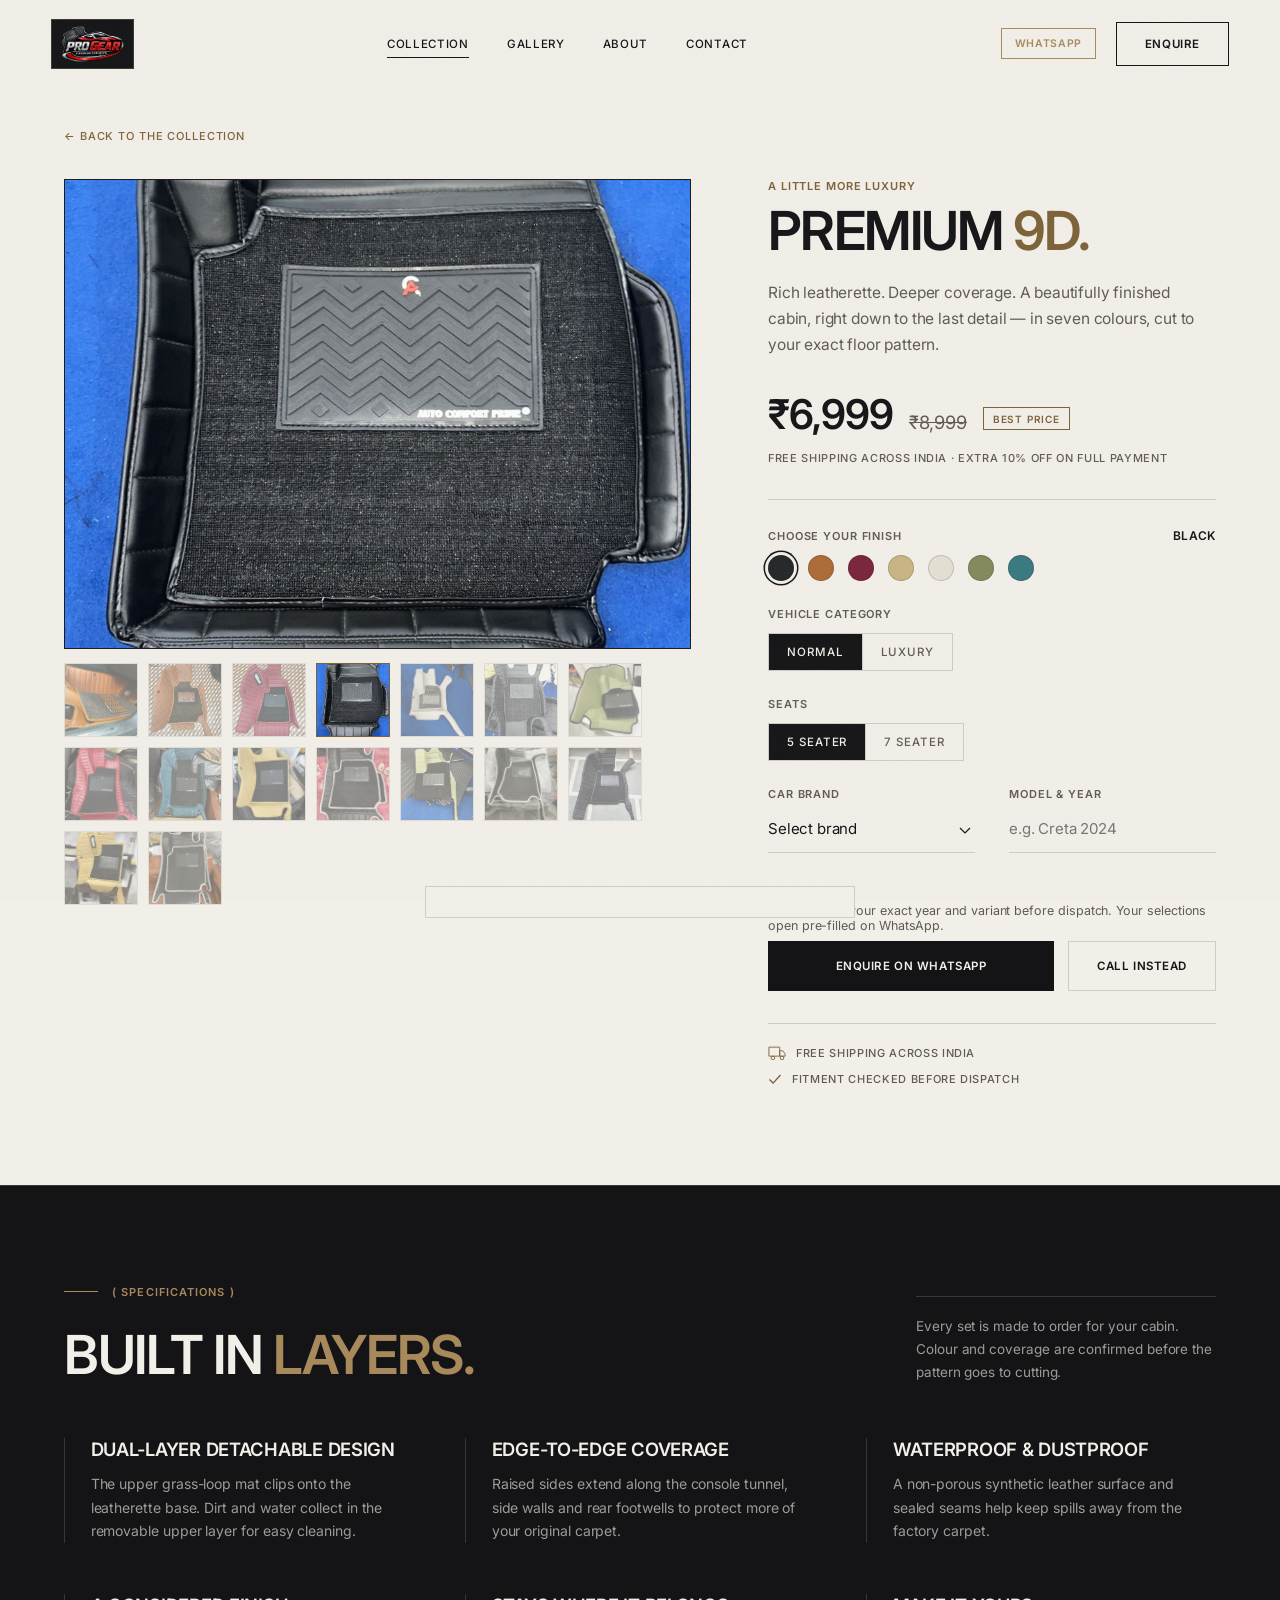
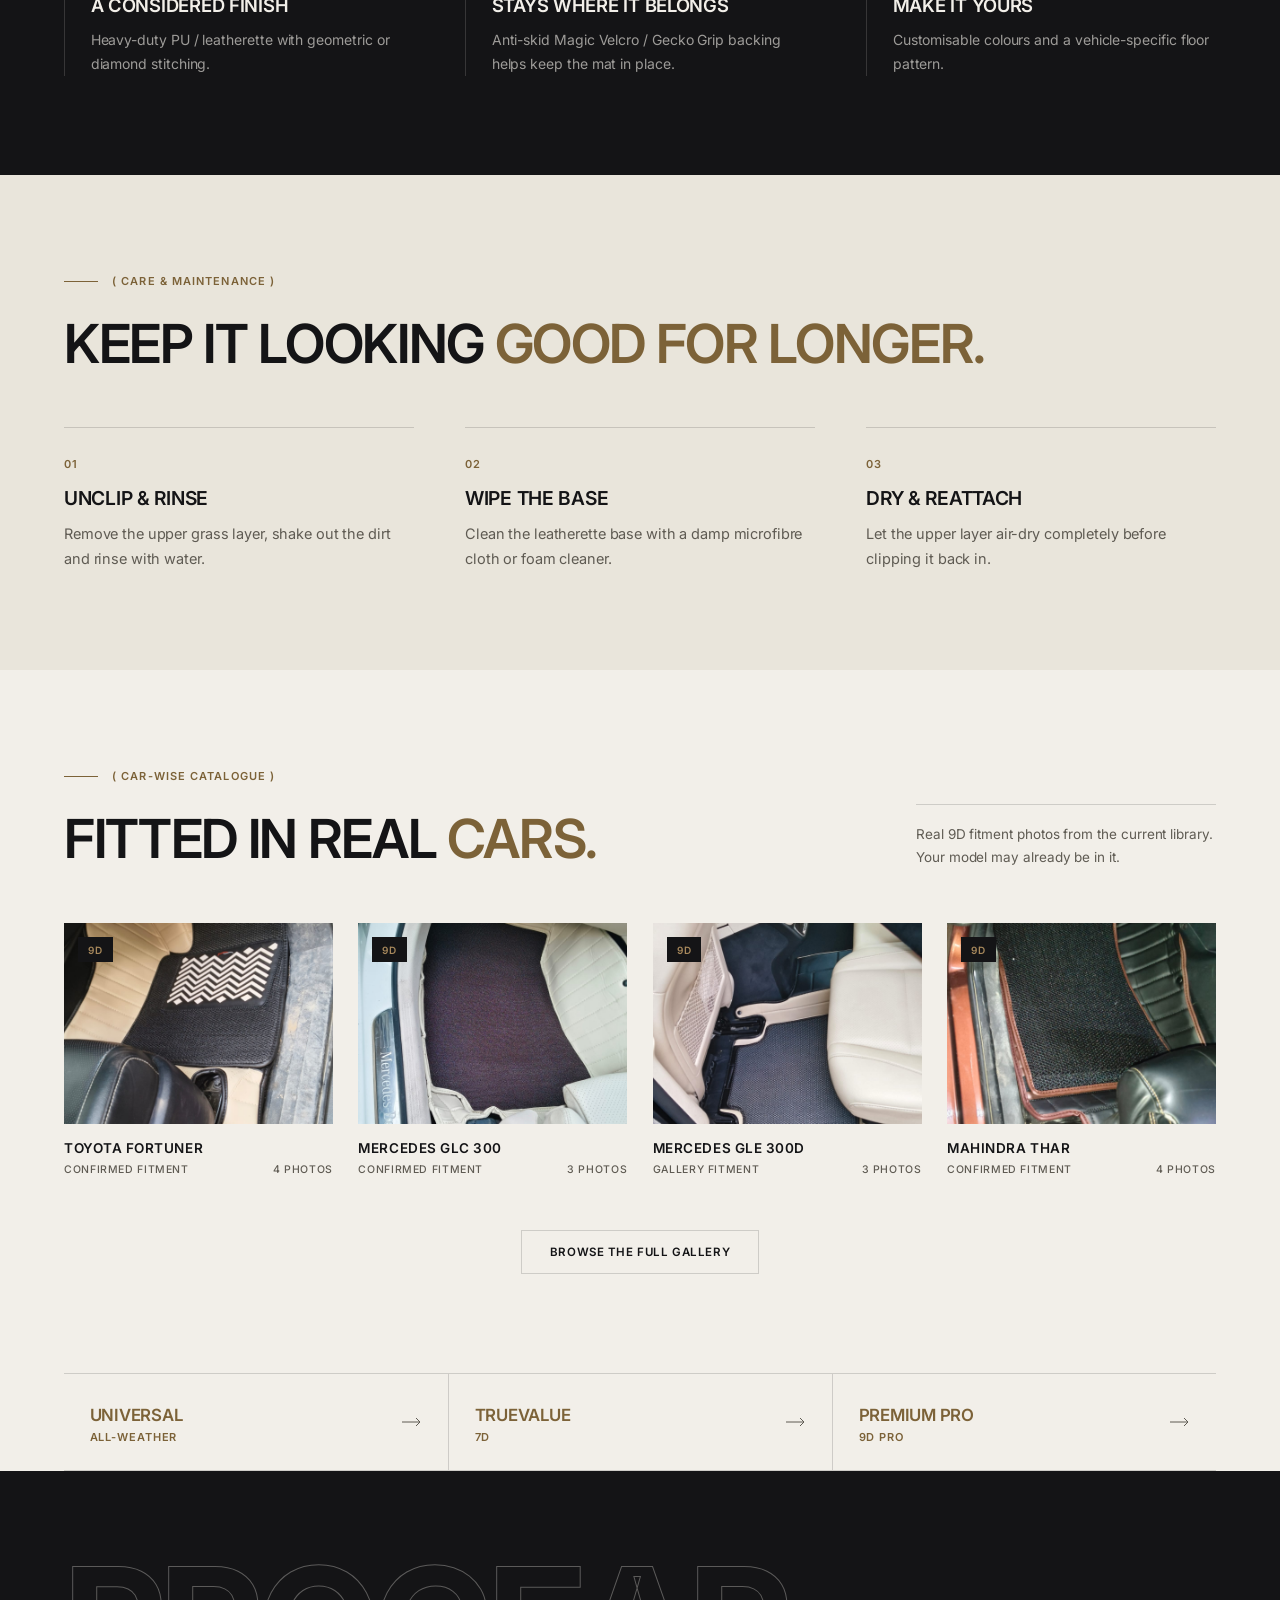
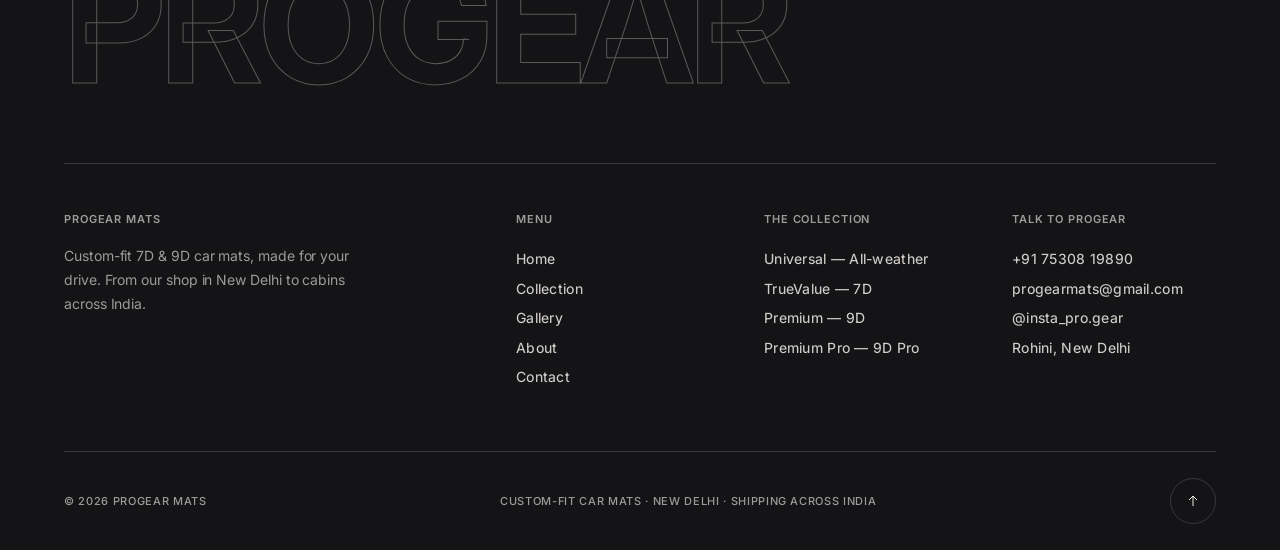
<file: mats-9d.html>
<!DOCTYPE html>
<html lang="en">
<head>
<meta charset="UTF-8">
<meta name="viewport" content="width=device-width, initial-scale=1.0">
<title>Premium 9D Car Mats — Edge-to-Edge Luxury | ProGear Mats</title>
<meta name="description" content="Premium 9D custom-fit car mats: dual-layer detachable design, edge-to-edge coverage, waterproof leatherette and anti-skid backing. Seven colours, from ₹6,999 with free shipping across India.">
<link rel="icon" href="data:image/svg+xml,%3Csvg xmlns='http://www.w3.org/2000/svg' viewBox='0 0 64 64'%3E%3Crect width='64' height='64' fill='%23141416'/%3E%3Cpath d='M20 20h24v24H20z' fill='none' stroke='%23a8895c' stroke-width='2.5'/%3E%3Cpath d='M32 20l12 12-12 12-12-12z' fill='none' stroke='%23a8895c' stroke-width='2.5'/%3E%3C/svg%3E">
<link rel="preconnect" href="https://fonts.googleapis.com">
<link rel="preconnect" href="https://fonts.gstatic.com" crossorigin>
<link href="https://fonts.googleapis.com/css2?family=Inter:wght@400;500;600;700&display=swap" rel="stylesheet">
<link rel="stylesheet" href="assets/site.css">
</head>
<body id="top">

<div class="cursor-dot" id="cDot"></div>
<div class="cursor-ring" id="cRing"></div>
<div class="grain" aria-hidden="true"></div>

<!-- NAV -->
<header class="nav on-light" id="nav">
  <a class="brand" href="index.html" aria-label="ProGear Mats — home"><span class="brand-logo"><img src="images/brand/progear-logo.png" alt="ProGear Mats — Premium Car Mats"></span></a>
  <nav class="nav-links" aria-label="Primary">
    <a href="shop.html" class="active">Collection</a>
    <a href="gallery.html">Gallery</a>
    <a href="about.html">About</a>
    <a href="contact.html">Contact</a>
  </nav>
  <div class="nav-right">
    <a class="chip" href="https://wa.me/917530819890?text=Hi%20ProGear%20Mats!%20Help%20me%20choose%20mats%20for%20my%20car." target="_blank" rel="noreferrer">WhatsApp</a>
    <a class="btn" href="contact.html">Enquire</a>
    <button class="burger" id="burger" aria-label="Menu" aria-expanded="false"><i></i><i></i></button>
  </div>
</header>

<!-- MOBILE MENU -->
<nav class="menu" id="menu" aria-label="Mobile">
  <a class="m-link" href="index.html">Home <svg viewBox="0 0 20 10" width="20" height="10" fill="none"><path d="M0 5h18M14 1l4 4-4 4" stroke="currentColor"/></svg></a>
  <a class="m-link" href="shop.html">Collection <svg viewBox="0 0 20 10" width="20" height="10" fill="none"><path d="M0 5h18M14 1l4 4-4 4" stroke="currentColor"/></svg></a>
  <a class="m-link" href="gallery.html">Gallery <svg viewBox="0 0 20 10" width="20" height="10" fill="none"><path d="M0 5h18M14 1l4 4-4 4" stroke="currentColor"/></svg></a>
  <a class="m-link" href="about.html">About <svg viewBox="0 0 20 10" width="20" height="10" fill="none"><path d="M0 5h18M14 1l4 4-4 4" stroke="currentColor"/></svg></a>
  <a class="m-link" href="contact.html">Contact <svg viewBox="0 0 20 10" width="20" height="10" fill="none"><path d="M0 5h18M14 1l4 4-4 4" stroke="currentColor"/></svg></a>
  <p class="menu-foot">+91 75308 19890 — NEW DELHI</p>
</nav>

<main>
  <!-- PRODUCT -->
  <section class="pd">
    <div class="wrap">
      <p class="crumb" data-reveal><a href="shop.html">← Back to the collection</a></p>
      <div class="pd-grid">
        <div data-reveal>
          <div class="pd-media" id="pdMedia">
            <img src="images/collections/9d/01.jpg" alt="Premium 9D mats — fitted detail" class="on">
            <img src="images/collections/9d/02.jpg" alt="Premium 9D mats — Coffee">
            <img src="images/collections/9d/03.jpg" alt="Premium 9D mats — Burgundy">
            <img src="images/collections/9d/04.jpg" alt="Premium 9D mats — Black">
            <img src="images/collections/9d/05.jpg" alt="Premium 9D mats — Ivory">
            <img src="images/collections/9d/06.jpg" alt="Premium 9D mats — surface detail">
            <img src="images/collections/9d/07.jpg" alt="Premium 9D mats — Olive">
            <img src="images/collections/9d/08.jpg" alt="Premium 9D mats — edge-to-edge walls">
            <img src="images/collections/9d/09.jpg" alt="Premium 9D mats — Teal">
            <img src="images/collections/9d/10.jpg" alt="Premium 9D mats — Beige">
            <img src="images/collections/9d/11.jpg" alt="Premium 9D mats — driver side detail">
            <img src="images/collections/9d/12.jpg" alt="Premium 9D mats — second row">
            <img src="images/collections/9d/13.jpg" alt="Premium 9D mats — console tunnel coverage">
            <img src="images/collections/9d/14.jpg" alt="Premium 9D mats — stitching detail">
            <img src="images/collections/9d/15.jpg" alt="Premium 9D mats — heel pad detail">
            <img src="images/collections/9d/16.jpg" alt="Premium 9D mats — full set">
          </div>
          <div class="pd-thumbs" id="pdThumbs">
            <button type="button" class="on" aria-label="View photo 1"><img src="images/collections/9d/01.jpg" alt=""></button>
            <button type="button" aria-label="View photo 2"><img src="images/collections/9d/02.jpg" alt=""></button>
            <button type="button" aria-label="View photo 3"><img src="images/collections/9d/03.jpg" alt=""></button>
            <button type="button" aria-label="View photo 4"><img src="images/collections/9d/04.jpg" alt=""></button>
            <button type="button" aria-label="View photo 5"><img src="images/collections/9d/05.jpg" alt=""></button>
            <button type="button" aria-label="View photo 6"><img src="images/collections/9d/06.jpg" alt=""></button>
            <button type="button" aria-label="View photo 7"><img src="images/collections/9d/07.jpg" alt=""></button>
            <button type="button" aria-label="View photo 8"><img src="images/collections/9d/08.jpg" alt=""></button>
            <button type="button" aria-label="View photo 9"><img src="images/collections/9d/09.jpg" alt=""></button>
            <button type="button" aria-label="View photo 10"><img src="images/collections/9d/10.jpg" alt=""></button>
            <button type="button" aria-label="View photo 11"><img src="images/collections/9d/11.jpg" alt=""></button>
            <button type="button" aria-label="View photo 12"><img src="images/collections/9d/12.jpg" alt=""></button>
            <button type="button" aria-label="View photo 13"><img src="images/collections/9d/13.jpg" alt=""></button>
            <button type="button" aria-label="View photo 14"><img src="images/collections/9d/14.jpg" alt=""></button>
            <button type="button" aria-label="View photo 15"><img src="images/collections/9d/15.jpg" alt=""></button>
            <button type="button" aria-label="View photo 16"><img src="images/collections/9d/16.jpg" alt=""></button>
          </div>
        </div>
        <div class="pd-copy">
          <p class="ptype" data-reveal>A little more luxury</p>
          <h1 data-reveal style="--d:.06s">Premium <em class="serif">9D.</em></h1>
          <p class="pd-lede" data-reveal style="--d:.12s">Rich leatherette. Deeper coverage. A beautifully finished cabin, right down to the last detail — in seven colours, cut to your exact floor pattern.</p>
          <div class="pd-price" data-reveal style="--d:.18s">
            <strong id="pdPrice">₹6,999</strong>
            <del id="pdMrp">₹8,999</del>
            <span class="tag-best" id="tagBest">Best price</span>
          </div>
          <p class="pd-cap" data-reveal style="--d:.22s">Free shipping across India · Extra 10% off on full payment</p>

          <div class="pd-opts" data-reveal style="--d:.26s">
            <div class="opt">
              <div class="opt-lbl"><span>Choose your finish</span><b id="pdSwName">Black</b></div>
              <div class="swatches" id="pdSwatches"></div>
            </div>
            <div class="opt">
              <div class="opt-lbl"><span>Vehicle category</span></div>
              <div class="seg" data-seg="category">
                <button type="button" class="on" data-v="Normal">Normal</button>
                <button type="button" data-v="Luxury">Luxury</button>
              </div>
            </div>
            <div class="opt">
              <div class="opt-lbl"><span>Seats</span></div>
              <div class="seg" data-seg="seats">
                <button type="button" class="on" data-v="5">5 seater</button>
                <button type="button" data-v="7">7 seater</button>
              </div>
            </div>
            <div class="frow">
              <div class="field">
                <label for="pdBrand">Car brand</label>
                <select id="pdBrand">
                  <option value="">Select brand</option>
                  <option>Citroen</option><option>Maruti Suzuki</option><option>Tata</option><option>Mahindra</option><option>Hyundai</option><option>Toyota</option><option>Kia</option><option>Honda</option><option>Ford</option><option>Isuzu</option><option>Jeep</option><option>MG</option><option>Nissan</option><option>Renault</option><option>Skoda</option><option>Volkswagen</option><option>Mitsubishi</option>
                </select>
              </div>
              <div class="field">
                <label for="pdModel">Model &amp; year</label>
                <input id="pdModel" type="text" maxlength="100" placeholder="e.g. Creta 2024">
              </div>
            </div>
          </div>
          <p class="pd-note">We'll confirm your exact year and variant before dispatch. Your selections open pre-filled on WhatsApp.</p>
          <div class="pd-actions" data-reveal style="--d:.32s">
            <a class="btn btn-wa" id="waEnquire" href="https://wa.me/917530819890?text=Hi%20ProGear%20Mats!" target="_blank" rel="noreferrer">Enquire on WhatsApp</a>
            <a class="btn btn-line" href="tel:+917530819890">Call instead</a>
          </div>
          <div class="pd-notes" data-reveal style="--d:.38s">
            <span><svg width="18" height="14" viewBox="0 0 20 15" fill="none" aria-hidden="true"><path d="M1 1h12v10H1zM13 5h3.5l2.5 3.5V11H13zM5.5 15a2 2 0 1 0 0-4 2 2 0 0 0 0 4zM15.5 15a2 2 0 1 0 0-4 2 2 0 0 0 0 4z" stroke="currentColor"/></svg> Free shipping across India</span>
            <span><svg width="14" height="14" viewBox="0 0 14 14" fill="none" aria-hidden="true"><path d="M1.5 7.5l3.6 3.6L12.5 3" stroke="currentColor" stroke-width="1.4"/></svg> Fitment checked before dispatch</span>
          </div>
        </div>
      </div>
    </div>
  </section>

  <!-- SPECIFICATIONS -->
  <section class="spec dark">
    <div class="wrap">
      <div class="col-head">
        <div>
          <p class="lbl" data-reveal>( Specifications )</p>
          <h2 class="h2"><span class="mask" data-reveal><span class="mi">Built in <em class="serif">layers.</em></span></span></h2>
        </div>
        <p class="spec-side" data-reveal style="--d:.15s">Every set is made to order for your cabin. Colour and coverage are confirmed before the pattern goes to cutting.</p>
      </div>
      <div class="spec-grid">
        <article class="spec-item" data-reveal>
          <h3>Dual-layer detachable design</h3>
          <p>The upper grass-loop mat clips onto the leatherette base. Dirt and water collect in the removable upper layer for easy cleaning.</p>
        </article>
        <article class="spec-item" data-reveal style="--d:.06s">
          <h3>Edge-to-edge coverage</h3>
          <p>Raised sides extend along the console tunnel, side walls and rear footwells to protect more of your original carpet.</p>
        </article>
        <article class="spec-item" data-reveal style="--d:.12s">
          <h3>Waterproof &amp; dustproof</h3>
          <p>A non-porous synthetic leather surface and sealed seams help keep spills away from the factory carpet.</p>
        </article>
        <article class="spec-item" data-reveal style="--d:.18s">
          <h3>A considered finish</h3>
          <p>Heavy-duty PU / leatherette with geometric or diamond stitching.</p>
        </article>
        <article class="spec-item" data-reveal style="--d:.24s">
          <h3>Stays where it belongs</h3>
          <p>Anti-skid Magic Velcro / Gecko Grip backing helps keep the mat in place.</p>
        </article>
        <article class="spec-item" data-reveal style="--d:.3s">
          <h3>Make it yours</h3>
          <p>Customisable colours and a vehicle-specific floor pattern.</p>
        </article>
      </div>
    </div>
  </section>

  <!-- CARE -->
  <section class="care tint">
    <div class="wrap">
      <p class="lbl" data-reveal>( Care &amp; Maintenance )</p>
      <h2 class="h2"><span class="mask" data-reveal><span class="mi">Keep it looking <em class="serif">good for longer.</em></span></span></h2>
      <div class="care-grid">
        <article data-reveal>
          <span>01</span>
          <h3>Unclip &amp; rinse</h3>
          <p>Remove the upper grass layer, shake out the dirt and rinse with water.</p>
        </article>
        <article data-reveal style="--d:.08s">
          <span>02</span>
          <h3>Wipe the base</h3>
          <p>Clean the leatherette base with a damp microfibre cloth or foam cleaner.</p>
        </article>
        <article data-reveal style="--d:.16s">
          <span>03</span>
          <h3>Dry &amp; reattach</h3>
          <p>Let the upper layer air-dry completely before clipping it back in.</p>
        </article>
      </div>
    </div>
  </section>

  <!-- FITMENT STRIP -->
  <section class="fits">
    <div class="wrap">
      <div class="col-head">
        <div>
          <p class="lbl" data-reveal>( Car-Wise Catalogue )</p>
          <h2 class="h2"><span class="mask" data-reveal><span class="mi">Fitted in real <em class="serif">cars.</em></span></span></h2>
        </div>
        <p class="note-light" data-reveal style="--d:.15s">Real 9D fitment photos from the current library. Your model may already be in it.</p>
      </div>
      <div class="fits-grid">
        <a class="gcard" href="gallery.html" data-reveal>
          <span class="gmedia"><img src="images/fitments/fortuner/1.jpg" alt="9D mats fitted in a Toyota Fortuner" loading="lazy"><span class="gbadge">9D</span></span>
          <span class="gname">Toyota Fortuner</span>
          <span class="gsub"><span>Confirmed fitment</span><span>4 photos</span></span>
        </a>
        <a class="gcard" href="gallery.html" data-reveal style="--d:.06s">
          <span class="gmedia"><img src="images/fitments/glc-300/1.jpg" alt="9D mats fitted in a Mercedes GLC 300" loading="lazy"><span class="gbadge">9D</span></span>
          <span class="gname">Mercedes GLC 300</span>
          <span class="gsub"><span>Confirmed fitment</span><span>3 photos</span></span>
        </a>
        <a class="gcard" href="gallery.html" data-reveal style="--d:.12s">
          <span class="gmedia"><img src="images/fitments/mercedes-gle/1.jpg" alt="9D mats fitted in a Mercedes GLE 300D" loading="lazy"><span class="gbadge">9D</span></span>
          <span class="gname">Mercedes GLE 300D</span>
          <span class="gsub"><span>Gallery fitment</span><span>3 photos</span></span>
        </a>
        <a class="gcard" href="gallery.html" data-reveal style="--d:.18s">
          <span class="gmedia"><img src="images/fitments/thar/1.jpg" alt="9D mats fitted in a Mahindra Thar" loading="lazy"><span class="gbadge">9D</span></span>
          <span class="gname">Mahindra Thar</span>
          <span class="gsub"><span>Confirmed fitment</span><span>4 photos</span></span>
        </a>
      </div>
      <div class="gmore" data-reveal><a class="btn btn-line" href="gallery.html">Browse the full gallery</a></div>
    </div>
  </section>

  <!-- OTHER FINISHES -->
  <section class="ofwrap">
    <div class="wrap">
      <div class="ofrow" data-reveal>
        <a href="mats-universal.html"><span><b>Universal</b><span>All-weather</span></span><svg viewBox="0 0 20 10" width="20" height="10" fill="none" aria-hidden="true"><path d="M0 5h18M14 1l4 4-4 4" stroke="currentColor"/></svg></a>
        <a href="mats-7d.html"><span><b>TrueValue</b><span>7D</span></span><svg viewBox="0 0 20 10" width="20" height="10" fill="none" aria-hidden="true"><path d="M0 5h18M14 1l4 4-4 4" stroke="currentColor"/></svg></a>
        <a href="mats-9d-pro.html"><span><b>Premium Pro</b><span>9D Pro</span></span><svg viewBox="0 0 20 10" width="20" height="10" fill="none" aria-hidden="true"><path d="M0 5h18M14 1l4 4-4 4" stroke="currentColor"/></svg></a>
      </div>
    </div>
  </section>
</main>

<!-- FOOTER -->
<footer>
  <div class="wrap">
    <h2 class="foot-giant" aria-hidden="true">ProGear</h2>
    <div class="foot-grid">
      <div>
        <p class="fh">ProGear Mats</p>
        <p class="foot-blurb">Custom-fit 7D &amp; 9D car mats, made for your drive. From our shop in New Delhi to cabins across India.</p>
      </div>
      <div>
        <p class="fh">Menu</p>
        <a class="flink" href="index.html">Home</a>
        <a class="flink" href="shop.html">Collection</a>
        <a class="flink" href="gallery.html">Gallery</a>
        <a class="flink" href="about.html">About</a>
        <a class="flink" href="contact.html">Contact</a>
      </div>
      <div>
        <p class="fh">The Collection</p>
        <a class="flink" href="mats-universal.html">Universal — All-weather</a>
        <a class="flink" href="mats-7d.html">TrueValue — 7D</a>
        <a class="flink" href="mats-9d.html">Premium — 9D</a>
        <a class="flink" href="mats-9d-pro.html">Premium Pro — 9D Pro</a>
      </div>
      <div>
        <p class="fh">Talk to ProGear</p>
        <a class="flink" href="tel:+917530819890">+91 75308 19890</a>
        <a class="flink" href="mailto:progearmats@gmail.com">progearmats@gmail.com</a>
        <a class="flink" href="https://www.instagram.com/insta_pro.gear/" target="_blank" rel="noreferrer">@insta_pro.gear</a>
        <a class="flink" href="https://maps.app.goo.gl/ZA1jkoFLoBcjtCaw8" target="_blank" rel="noreferrer">Rohini, New Delhi</a>
      </div>
    </div>
    <div class="foot-bot">
      <span>© 2026 ProGear Mats</span>
      <span>Custom-fit car mats · New Delhi · Shipping across India</span>
      <a class="top-btn" href="#top" aria-label="Back to top">
        <svg width="10" height="12" viewBox="0 0 10 12" fill="none" aria-hidden="true"><path d="M5 11V1M1 5l4-4 4 4" stroke="currentColor"/></svg>
      </a>
    </div>
  </div>
</footer>

<!-- WHATSAPP FLOAT -->
<a class="wa-float" id="waFloat" href="https://wa.me/917530819890?text=Hi%20ProGear%20Mats%2C%20help%20me%20choose%20mats%20for%20my%20car." target="_blank" rel="noreferrer">
  <svg width="18" height="18" viewBox="0 0 24 24" fill="currentColor" aria-hidden="true"><path d="M12 2a10 10 0 0 0-8.6 15.1L2 22l5-1.3A10 10 0 1 0 12 2zm0 18.2c-1.5 0-2.9-.4-4.1-1.1l-.3-.2-3 .8.8-2.9-.2-.3A8.2 8.2 0 1 1 12 20.2zm4.6-6.1c-.3-.1-1.5-.7-1.7-.8-.2-.1-.4-.1-.6.1-.2.3-.6.8-.8 1-.1.2-.3.2-.5.1a6.7 6.7 0 0 1-3.3-2.9c-.3-.4 0-.5.1-.7l.4-.5c.1-.2.2-.3.3-.5v-.5c0-.1-.6-1.4-.8-1.9-.2-.5-.4-.4-.6-.4h-.5c-.2 0-.5.1-.7.3-.2.3-.9.9-.9 2.2s.9 2.5 1.1 2.7c.1.2 1.8 2.8 4.4 3.9.6.3 1.1.4 1.5.6.6.2 1.2.2 1.6.1.5-.1 1.5-.6 1.7-1.2.2-.6.2-1.1.2-1.2-.1-.1-.2-.2-.5-.3z"/></svg>
  <span>WhatsApp us</span>
</a>

<!-- TOAST -->
<div class="toast" id="toast" role="status">
  <span id="toastLabel"></span>
  <span id="toastMsg"></span>
</div>

<script type="application/json" id="productData">
{
  "id": "premium",
  "name": "Premium",
  "type": "9D",
  "prices": {
    "Normal": { "5": [6999, 8999], "7": [7999, 9999] },
    "Luxury": { "5": [6999, 8999], "7": [8499, 10499] }
  },
  "colours": [
    { "name": "Black", "hex": "#252628", "img": "images/collections/9d/04.jpg" },
    { "name": "Coffee", "hex": "#ad6b37", "img": "images/collections/9d/02.jpg" },
    { "name": "Burgundy", "hex": "#79253b", "img": "images/collections/9d/03.jpg" },
    { "name": "Beige", "hex": "#c9b582", "img": "images/collections/9d/10.jpg" },
    { "name": "Ivory", "hex": "#e3dfd3", "img": "images/collections/9d/05.jpg" },
    { "name": "Olive", "hex": "#85885b", "img": "images/collections/9d/07.jpg" },
    { "name": "Teal", "hex": "#397980", "img": "images/collections/9d/09.jpg" }
  ],
  "images": [
    "images/collections/9d/01.jpg",
    "images/collections/9d/02.jpg",
    "images/collections/9d/03.jpg",
    "images/collections/9d/04.jpg",
    "images/collections/9d/05.jpg",
    "images/collections/9d/06.jpg",
    "images/collections/9d/07.jpg",
    "images/collections/9d/08.jpg",
    "images/collections/9d/09.jpg",
    "images/collections/9d/10.jpg",
    "images/collections/9d/11.jpg",
    "images/collections/9d/12.jpg",
    "images/collections/9d/13.jpg",
    "images/collections/9d/14.jpg",
    "images/collections/9d/15.jpg",
    "images/collections/9d/16.jpg"
  ],
  "brands": {
    "Normal": ["Citroen", "Maruti Suzuki", "Tata", "Mahindra", "Hyundai", "Toyota", "Kia", "Honda", "Ford", "Isuzu", "Jeep", "MG", "Nissan", "Renault", "Skoda", "Volkswagen", "Mitsubishi"],
    "Luxury": ["Mercedes-Benz", "BMW", "Audi", "Land Rover", "Volvo", "Lexus"]
  }
}
</script>

<script src="assets/site.js"></script>
</body>
</html>
</file>
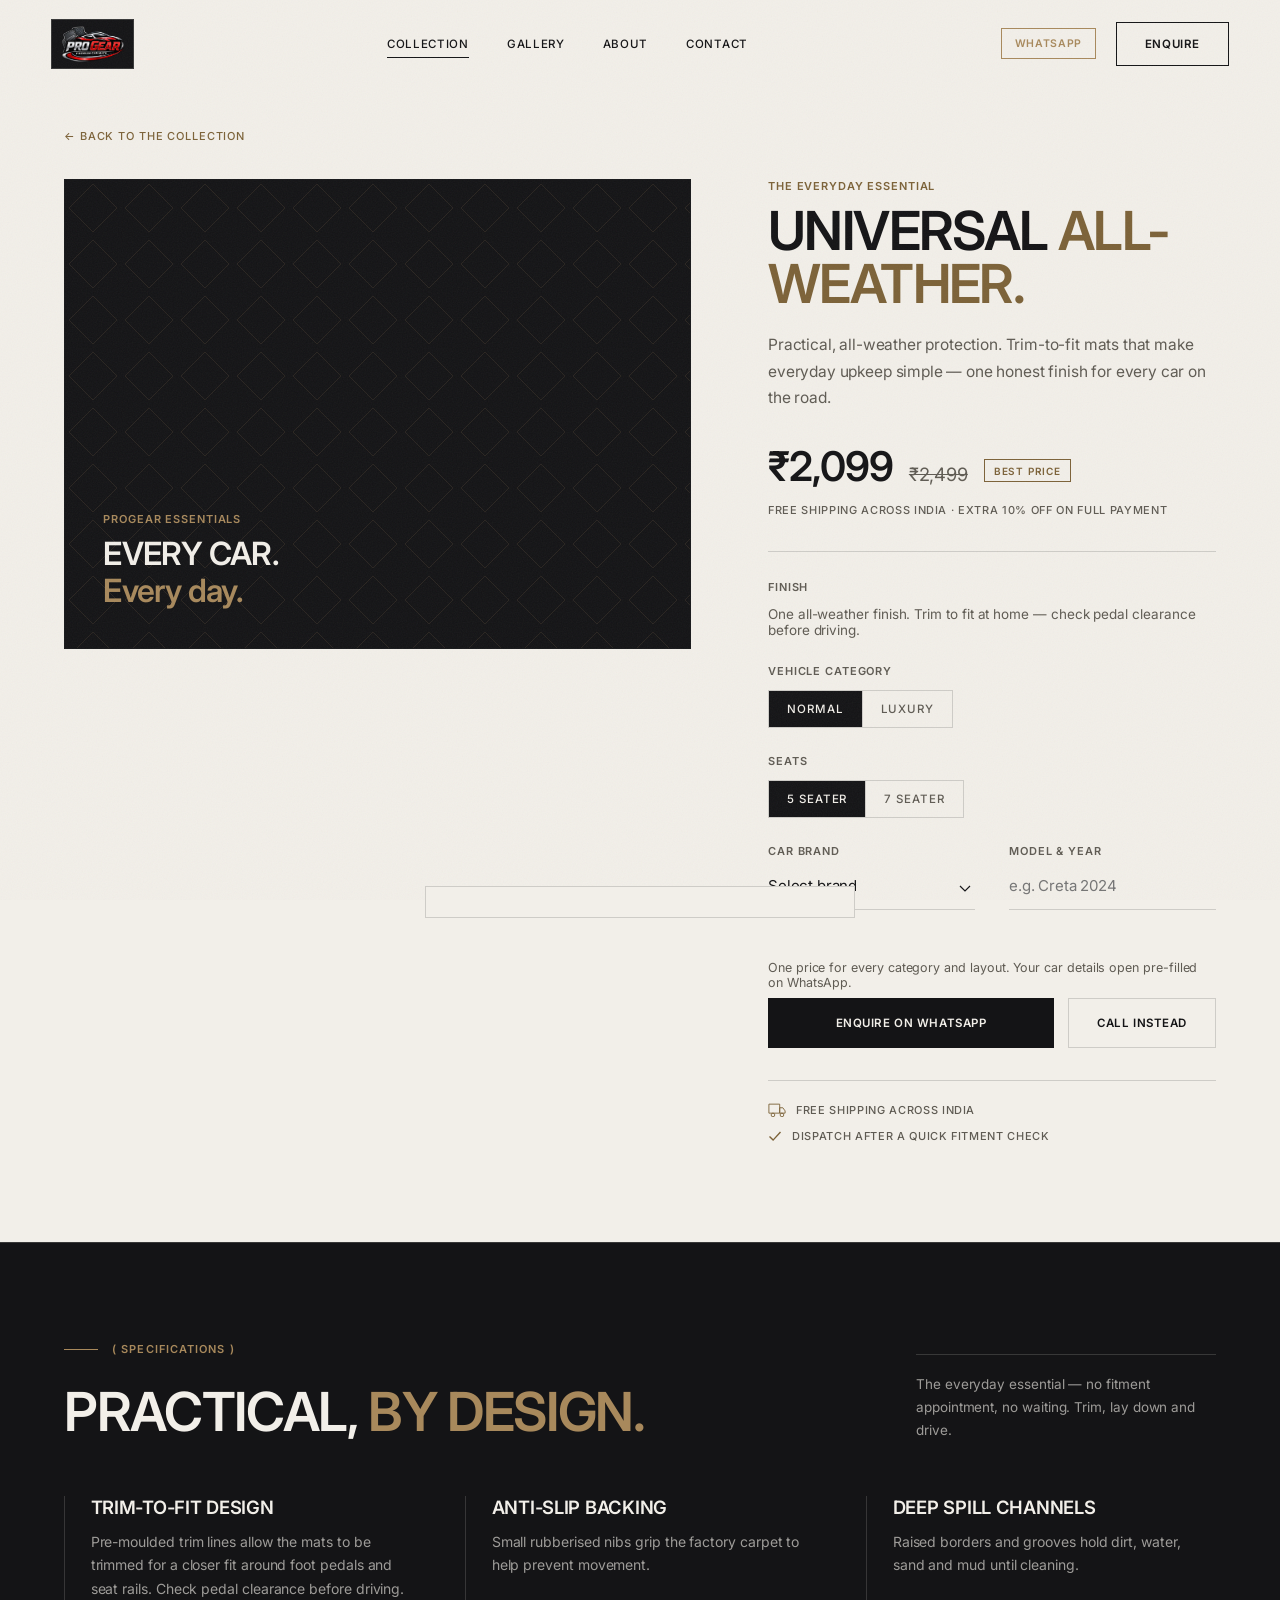
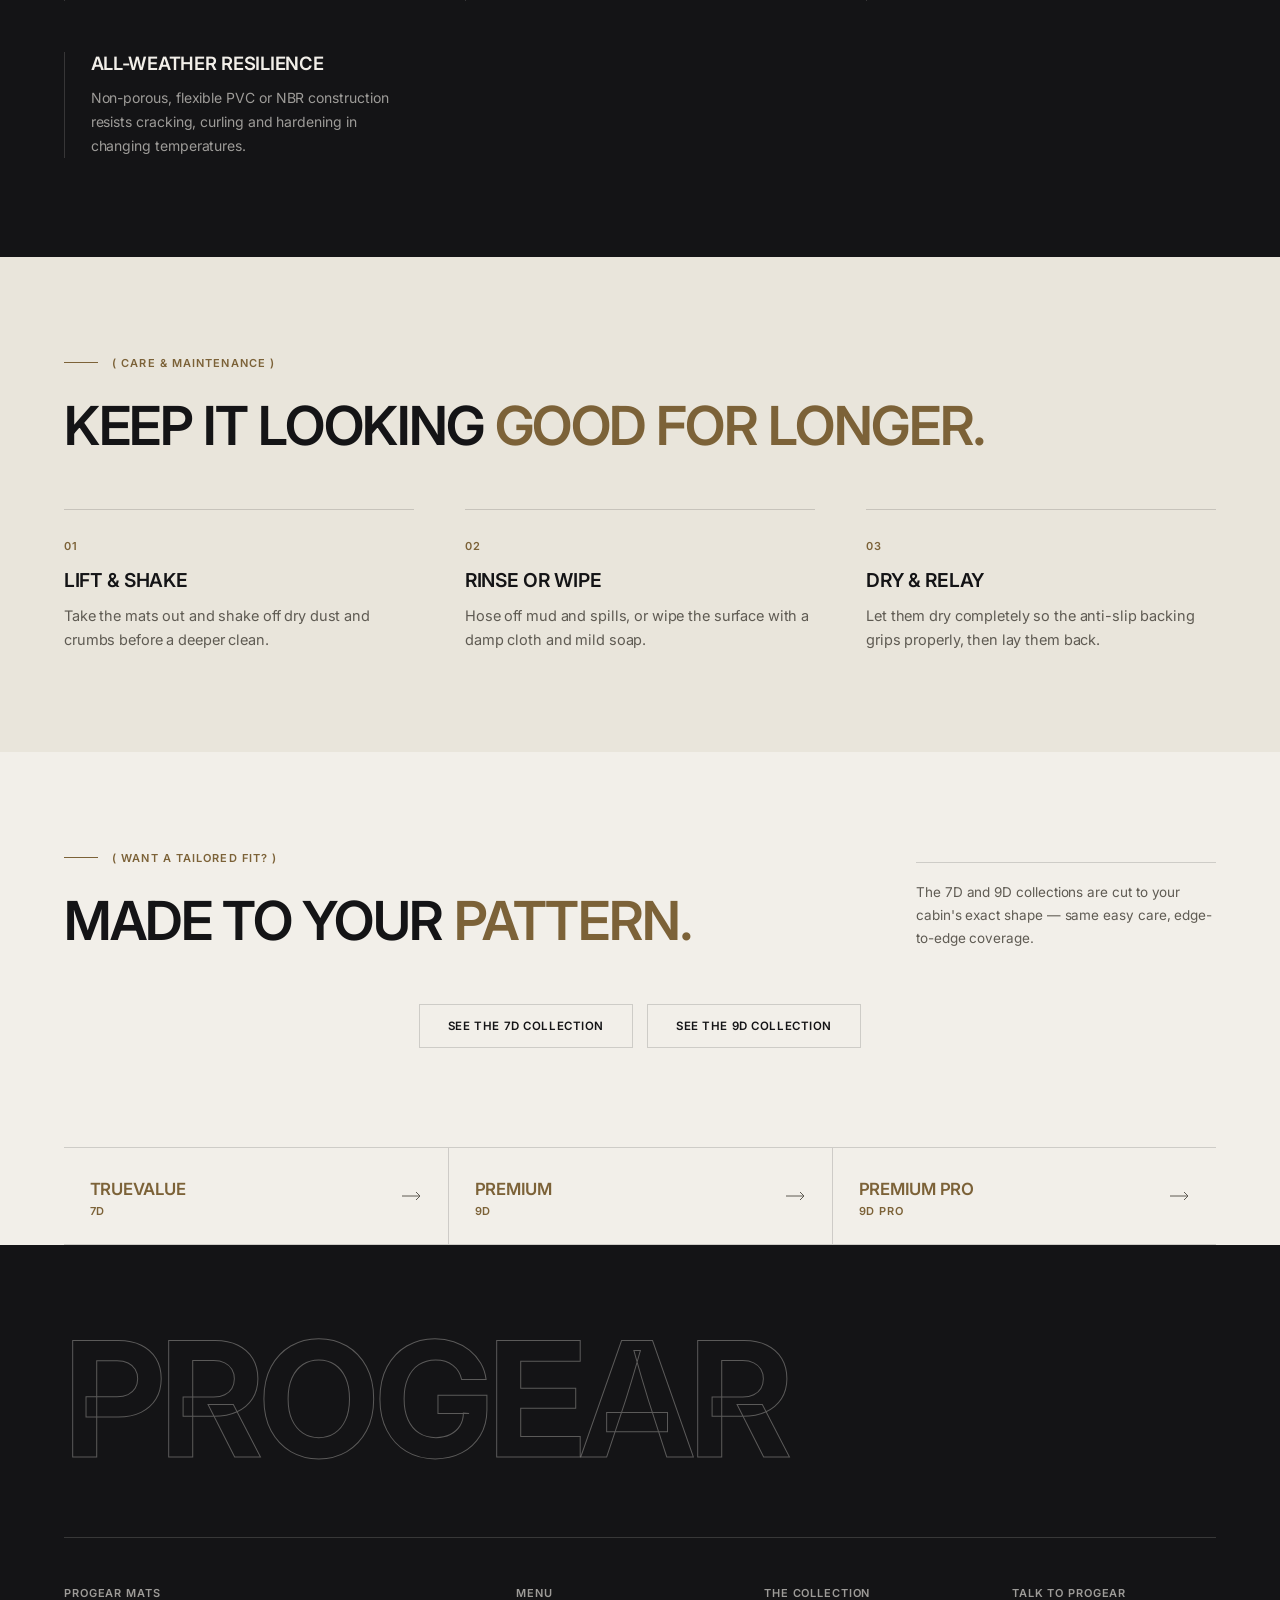
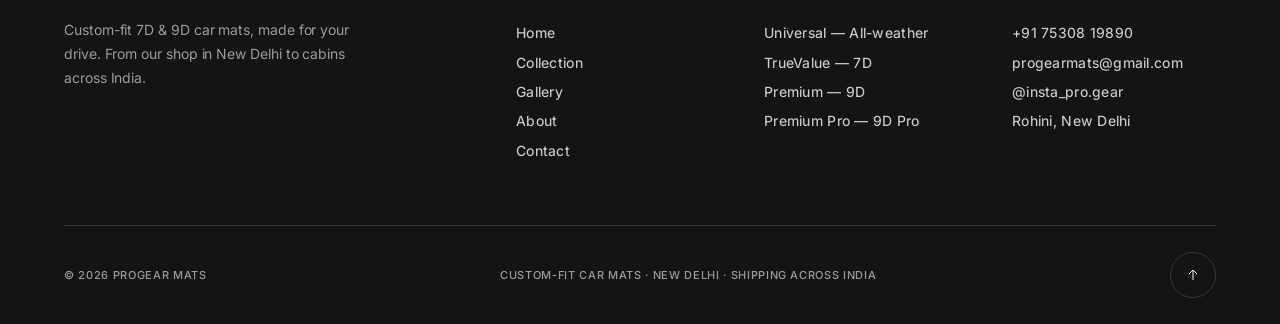
<file: mats-universal.html>
<!DOCTYPE html>
<html lang="en">
<head>
<meta charset="UTF-8">
<meta name="viewport" content="width=device-width, initial-scale=1.0">
<title>Universal All-Weather Car Mats — Everyday Protection | ProGear Mats</title>
<meta name="description" content="Universal all-weather car mats: trim-to-fit design, deep spill channels, anti-slip backing and flexible all-weather construction. ₹2,099 with free shipping across India.">
<link rel="icon" href="data:image/svg+xml,%3Csvg xmlns='http://www.w3.org/2000/svg' viewBox='0 0 64 64'%3E%3Crect width='64' height='64' fill='%23141416'/%3E%3Cpath d='M20 20h24v24H20z' fill='none' stroke='%23a8895c' stroke-width='2.5'/%3E%3Cpath d='M32 20l12 12-12 12-12-12z' fill='none' stroke='%23a8895c' stroke-width='2.5'/%3E%3C/svg%3E">
<link rel="preconnect" href="https://fonts.googleapis.com">
<link rel="preconnect" href="https://fonts.gstatic.com" crossorigin>
<link href="https://fonts.googleapis.com/css2?family=Inter:wght@400;500;600;700&display=swap" rel="stylesheet">
<link rel="stylesheet" href="assets/site.css">
</head>
<body id="top">

<div class="cursor-dot" id="cDot"></div>
<div class="cursor-ring" id="cRing"></div>
<div class="grain" aria-hidden="true"></div>

<!-- NAV -->
<header class="nav on-light" id="nav">
  <a class="brand" href="index.html" aria-label="ProGear Mats — home"><span class="brand-logo"><img src="images/brand/progear-logo.png" alt="ProGear Mats — Premium Car Mats"></span></a>
  <nav class="nav-links" aria-label="Primary">
    <a href="shop.html" class="active">Collection</a>
    <a href="gallery.html">Gallery</a>
    <a href="about.html">About</a>
    <a href="contact.html">Contact</a>
  </nav>
  <div class="nav-right">
    <a class="chip" href="https://wa.me/917530819890?text=Hi%20ProGear%20Mats!%20Help%20me%20choose%20mats%20for%20my%20car." target="_blank" rel="noreferrer">WhatsApp</a>
    <a class="btn" href="contact.html">Enquire</a>
    <button class="burger" id="burger" aria-label="Menu" aria-expanded="false"><i></i><i></i></button>
  </div>
</header>

<!-- MOBILE MENU -->
<nav class="menu" id="menu" aria-label="Mobile">
  <a class="m-link" href="index.html">Home <svg viewBox="0 0 20 10" width="20" height="10" fill="none"><path d="M0 5h18M14 1l4 4-4 4" stroke="currentColor"/></svg></a>
  <a class="m-link" href="shop.html">Collection <svg viewBox="0 0 20 10" width="20" height="10" fill="none"><path d="M0 5h18M14 1l4 4-4 4" stroke="currentColor"/></svg></a>
  <a class="m-link" href="gallery.html">Gallery <svg viewBox="0 0 20 10" width="20" height="10" fill="none"><path d="M0 5h18M14 1l4 4-4 4" stroke="currentColor"/></svg></a>
  <a class="m-link" href="about.html">About <svg viewBox="0 0 20 10" width="20" height="10" fill="none"><path d="M0 5h18M14 1l4 4-4 4" stroke="currentColor"/></svg></a>
  <a class="m-link" href="contact.html">Contact <svg viewBox="0 0 20 10" width="20" height="10" fill="none"><path d="M0 5h18M14 1l4 4-4 4" stroke="currentColor"/></svg></a>
  <p class="menu-foot">+91 75308 19890 — NEW DELHI</p>
</nav>

<main>
  <!-- PRODUCT -->
  <section class="pd">
    <div class="wrap">
      <p class="crumb" data-reveal><a href="shop.html">← Back to the collection</a></p>
      <div class="pd-grid">
        <div data-reveal>
          <div class="pd-media" id="pdMedia">
            <div class="utile"><small>ProGear Essentials</small><strong>Every car.<br><em>Every day.</em></strong></div>
          </div>
          <div class="pd-thumbs" id="pdThumbs"></div>
        </div>
        <div class="pd-copy">
          <p class="ptype" data-reveal>The everyday essential</p>
          <h1 data-reveal style="--d:.06s">Universal <em class="serif">all-weather.</em></h1>
          <p class="pd-lede" data-reveal style="--d:.12s">Practical, all-weather protection. Trim-to-fit mats that make everyday upkeep simple — one honest finish for every car on the road.</p>
          <div class="pd-price" data-reveal style="--d:.18s">
            <strong id="pdPrice">₹2,099</strong>
            <del id="pdMrp">₹2,499</del>
            <span class="tag-best" id="tagBest">Best price</span>
          </div>
          <p class="pd-cap" data-reveal style="--d:.22s">Free shipping across India · Extra 10% off on full payment</p>

          <div class="pd-opts" data-reveal style="--d:.26s">
            <div class="opt">
              <div class="opt-lbl"><span>Finish</span></div>
              <p class="microcopy">One all-weather finish. Trim to fit at home — check pedal clearance before driving.</p>
            </div>
            <div class="opt">
              <div class="opt-lbl"><span>Vehicle category</span></div>
              <div class="seg" data-seg="category">
                <button type="button" class="on" data-v="Normal">Normal</button>
                <button type="button" data-v="Luxury">Luxury</button>
              </div>
            </div>
            <div class="opt">
              <div class="opt-lbl"><span>Seats</span></div>
              <div class="seg" data-seg="seats">
                <button type="button" class="on" data-v="5">5 seater</button>
                <button type="button" data-v="7">7 seater</button>
              </div>
            </div>
            <div class="frow">
              <div class="field">
                <label for="pdBrand">Car brand</label>
                <select id="pdBrand">
                  <option value="">Select brand</option>
                  <option>Citroen</option><option>Maruti Suzuki</option><option>Tata</option><option>Mahindra</option><option>Hyundai</option><option>Toyota</option><option>Kia</option><option>Honda</option><option>Ford</option><option>Isuzu</option><option>Jeep</option><option>MG</option><option>Nissan</option><option>Renault</option><option>Skoda</option><option>Volkswagen</option><option>Mitsubishi</option>
                </select>
              </div>
              <div class="field">
                <label for="pdModel">Model &amp; year</label>
                <input id="pdModel" type="text" maxlength="100" placeholder="e.g. Creta 2024">
              </div>
            </div>
          </div>
          <p class="pd-note">One price for every category and layout. Your car details open pre-filled on WhatsApp.</p>
          <div class="pd-actions" data-reveal style="--d:.32s">
            <a class="btn btn-wa" id="waEnquire" href="https://wa.me/917530819890?text=Hi%20ProGear%20Mats!" target="_blank" rel="noreferrer">Enquire on WhatsApp</a>
            <a class="btn btn-line" href="tel:+917530819890">Call instead</a>
          </div>
          <div class="pd-notes" data-reveal style="--d:.38s">
            <span><svg width="18" height="14" viewBox="0 0 20 15" fill="none" aria-hidden="true"><path d="M1 1h12v10H1zM13 5h3.5l2.5 3.5V11H13zM5.5 15a2 2 0 1 0 0-4 2 2 0 0 0 0 4zM15.5 15a2 2 0 1 0 0-4 2 2 0 0 0 0 4z" stroke="currentColor"/></svg> Free shipping across India</span>
            <span><svg width="14" height="14" viewBox="0 0 14 14" fill="none" aria-hidden="true"><path d="M1.5 7.5l3.6 3.6L12.5 3" stroke="currentColor" stroke-width="1.4"/></svg> Dispatch after a quick fitment check</span>
          </div>
        </div>
      </div>
    </div>
  </section>

  <!-- SPECIFICATIONS -->
  <section class="spec dark">
    <div class="wrap">
      <div class="col-head">
        <div>
          <p class="lbl" data-reveal>( Specifications )</p>
          <h2 class="h2"><span class="mask" data-reveal><span class="mi">Practical, <em class="serif">by design.</em></span></span></h2>
        </div>
        <p class="spec-side" data-reveal style="--d:.15s">The everyday essential — no fitment appointment, no waiting. Trim, lay down and drive.</p>
      </div>
      <div class="spec-grid">
        <article class="spec-item" data-reveal>
          <h3>Trim-to-fit design</h3>
          <p>Pre-moulded trim lines allow the mats to be trimmed for a closer fit around foot pedals and seat rails. Check pedal clearance before driving.</p>
        </article>
        <article class="spec-item" data-reveal style="--d:.06s">
          <h3>Anti-slip backing</h3>
          <p>Small rubberised nibs grip the factory carpet to help prevent movement.</p>
        </article>
        <article class="spec-item" data-reveal style="--d:.12s">
          <h3>Deep spill channels</h3>
          <p>Raised borders and grooves hold dirt, water, sand and mud until cleaning.</p>
        </article>
        <article class="spec-item" data-reveal style="--d:.18s">
          <h3>All-weather resilience</h3>
          <p>Non-porous, flexible PVC or NBR construction resists cracking, curling and hardening in changing temperatures.</p>
        </article>
      </div>
    </div>
  </section>

  <!-- CARE -->
  <section class="care tint">
    <div class="wrap">
      <p class="lbl" data-reveal>( Care &amp; Maintenance )</p>
      <h2 class="h2"><span class="mask" data-reveal><span class="mi">Keep it looking <em class="serif">good for longer.</em></span></span></h2>
      <div class="care-grid">
        <article data-reveal>
          <span>01</span>
          <h3>Lift &amp; shake</h3>
          <p>Take the mats out and shake off dry dust and crumbs before a deeper clean.</p>
        </article>
        <article data-reveal style="--d:.08s">
          <span>02</span>
          <h3>Rinse or wipe</h3>
          <p>Hose off mud and spills, or wipe the surface with a damp cloth and mild soap.</p>
        </article>
        <article data-reveal style="--d:.16s">
          <span>03</span>
          <h3>Dry &amp; relay</h3>
          <p>Let them dry completely so the anti-slip backing grips properly, then lay them back.</p>
        </article>
      </div>
    </div>
  </section>

  <!-- UPGRADE NOTE -->
  <section class="fits">
    <div class="wrap">
      <div class="col-head">
        <div>
          <p class="lbl" data-reveal>( Want a tailored fit? )</p>
          <h2 class="h2"><span class="mask" data-reveal><span class="mi">Made to your <em class="serif">pattern.</em></span></span></h2>
        </div>
        <p class="note-light" data-reveal style="--d:.15s">The 7D and 9D collections are cut to your cabin's exact shape — same easy care, edge-to-edge coverage.</p>
      </div>
      <div class="gmore" data-reveal>
        <a class="btn btn-line" href="mats-7d.html">See the 7D collection</a>
        <a class="btn btn-line" href="mats-9d.html">See the 9D collection</a>
      </div>
    </div>
  </section>

  <!-- OTHER FINISHES -->
  <section class="ofwrap">
    <div class="wrap">
      <div class="ofrow" data-reveal>
        <a href="mats-7d.html"><span><b>TrueValue</b><span>7D</span></span><svg viewBox="0 0 20 10" width="20" height="10" fill="none" aria-hidden="true"><path d="M0 5h18M14 1l4 4-4 4" stroke="currentColor"/></svg></a>
        <a href="mats-9d.html"><span><b>Premium</b><span>9D</span></span><svg viewBox="0 0 20 10" width="20" height="10" fill="none" aria-hidden="true"><path d="M0 5h18M14 1l4 4-4 4" stroke="currentColor"/></svg></a>
        <a href="mats-9d-pro.html"><span><b>Premium Pro</b><span>9D Pro</span></span><svg viewBox="0 0 20 10" width="20" height="10" fill="none" aria-hidden="true"><path d="M0 5h18M14 1l4 4-4 4" stroke="currentColor"/></svg></a>
      </div>
    </div>
  </section>
</main>

<!-- FOOTER -->
<footer>
  <div class="wrap">
    <h2 class="foot-giant" aria-hidden="true">ProGear</h2>
    <div class="foot-grid">
      <div>
        <p class="fh">ProGear Mats</p>
        <p class="foot-blurb">Custom-fit 7D &amp; 9D car mats, made for your drive. From our shop in New Delhi to cabins across India.</p>
      </div>
      <div>
        <p class="fh">Menu</p>
        <a class="flink" href="index.html">Home</a>
        <a class="flink" href="shop.html">Collection</a>
        <a class="flink" href="gallery.html">Gallery</a>
        <a class="flink" href="about.html">About</a>
        <a class="flink" href="contact.html">Contact</a>
      </div>
      <div>
        <p class="fh">The Collection</p>
        <a class="flink" href="mats-universal.html">Universal — All-weather</a>
        <a class="flink" href="mats-7d.html">TrueValue — 7D</a>
        <a class="flink" href="mats-9d.html">Premium — 9D</a>
        <a class="flink" href="mats-9d-pro.html">Premium Pro — 9D Pro</a>
      </div>
      <div>
        <p class="fh">Talk to ProGear</p>
        <a class="flink" href="tel:+917530819890">+91 75308 19890</a>
        <a class="flink" href="mailto:progearmats@gmail.com">progearmats@gmail.com</a>
        <a class="flink" href="https://www.instagram.com/insta_pro.gear/" target="_blank" rel="noreferrer">@insta_pro.gear</a>
        <a class="flink" href="https://maps.app.goo.gl/ZA1jkoFLoBcjtCaw8" target="_blank" rel="noreferrer">Rohini, New Delhi</a>
      </div>
    </div>
    <div class="foot-bot">
      <span>© 2026 ProGear Mats</span>
      <span>Custom-fit car mats · New Delhi · Shipping across India</span>
      <a class="top-btn" href="#top" aria-label="Back to top">
        <svg width="10" height="12" viewBox="0 0 10 12" fill="none" aria-hidden="true"><path d="M5 11V1M1 5l4-4 4 4" stroke="currentColor"/></svg>
      </a>
    </div>
  </div>
</footer>

<!-- WHATSAPP FLOAT -->
<a class="wa-float" id="waFloat" href="https://wa.me/917530819890?text=Hi%20ProGear%20Mats%2C%20help%20me%20choose%20mats%20for%20my%20car." target="_blank" rel="noreferrer">
  <svg width="18" height="18" viewBox="0 0 24 24" fill="currentColor" aria-hidden="true"><path d="M12 2a10 10 0 0 0-8.6 15.1L2 22l5-1.3A10 10 0 1 0 12 2zm0 18.2c-1.5 0-2.9-.4-4.1-1.1l-.3-.2-3 .8.8-2.9-.2-.3A8.2 8.2 0 1 1 12 20.2zm4.6-6.1c-.3-.1-1.5-.7-1.7-.8-.2-.1-.4-.1-.6.1-.2.3-.6.8-.8 1-.1.2-.3.2-.5.1a6.7 6.7 0 0 1-3.3-2.9c-.3-.4 0-.5.1-.7l.4-.5c.1-.2.2-.3.3-.5v-.5c0-.1-.6-1.4-.8-1.9-.2-.5-.4-.4-.6-.4h-.5c-.2 0-.5.1-.7.3-.2.3-.9.9-.9 2.2s.9 2.5 1.1 2.7c.1.2 1.8 2.8 4.4 3.9.6.3 1.1.4 1.5.6.6.2 1.2.2 1.6.1.5-.1 1.5-.6 1.7-1.2.2-.6.2-1.1.2-1.2-.1-.1-.2-.2-.5-.3z"/></svg>
  <span>WhatsApp us</span>
</a>

<!-- TOAST -->
<div class="toast" id="toast" role="status">
  <span id="toastLabel"></span>
  <span id="toastMsg"></span>
</div>

<script type="application/json" id="productData">
{
  "id": "universal",
  "name": "Universal",
  "type": "All-weather",
  "prices": {
    "Normal": { "5": [2099, 2499], "7": [2099, 2499] },
    "Luxury": { "5": [2099, 2499], "7": [2099, 2499] }
  },
  "colours": [],
  "images": [],
  "brands": {
    "Normal": ["Citroen", "Maruti Suzuki", "Tata", "Mahindra", "Hyundai", "Toyota", "Kia", "Honda", "Ford", "Isuzu", "Jeep", "MG", "Nissan", "Renault", "Skoda", "Volkswagen", "Mitsubishi"],
    "Luxury": ["Mercedes-Benz", "BMW", "Audi", "Land Rover", "Volvo", "Lexus"]
  }
}
</script>

<script src="assets/site.js"></script>
</body>
</html>
</file>
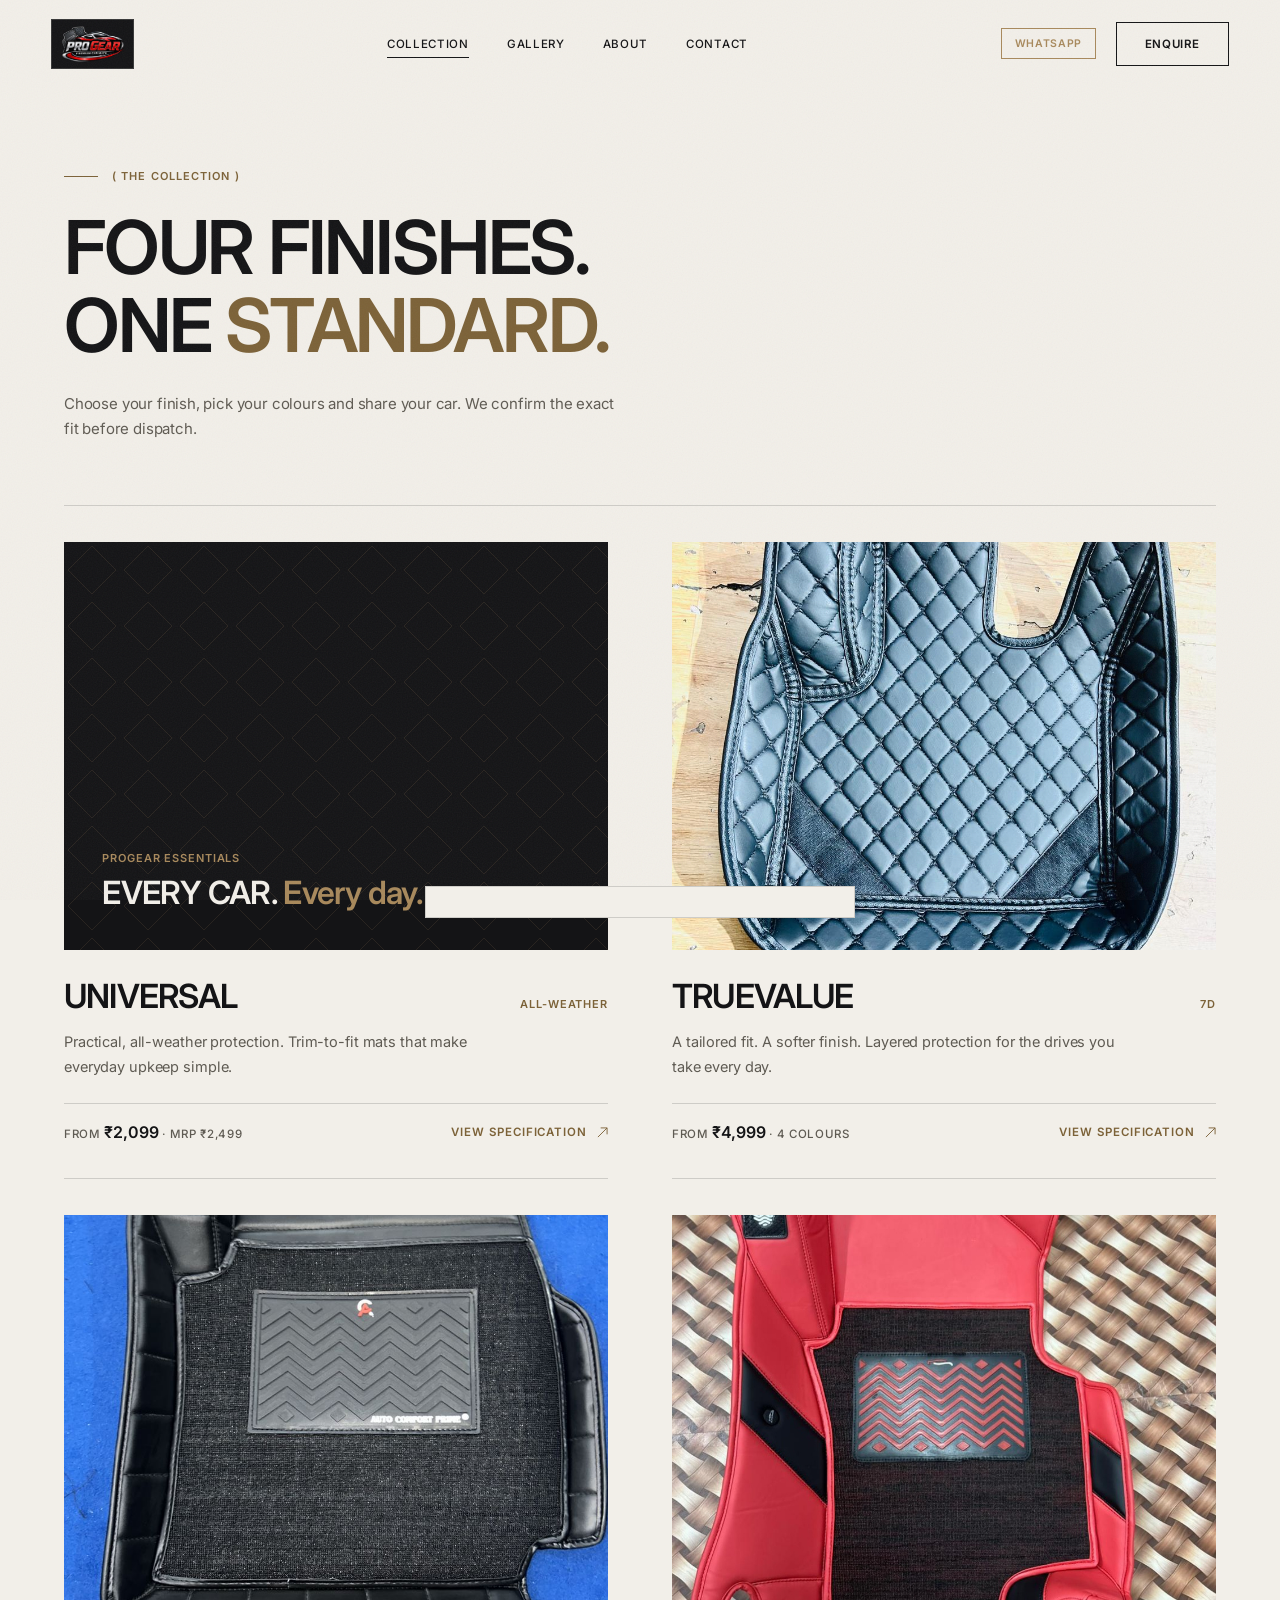
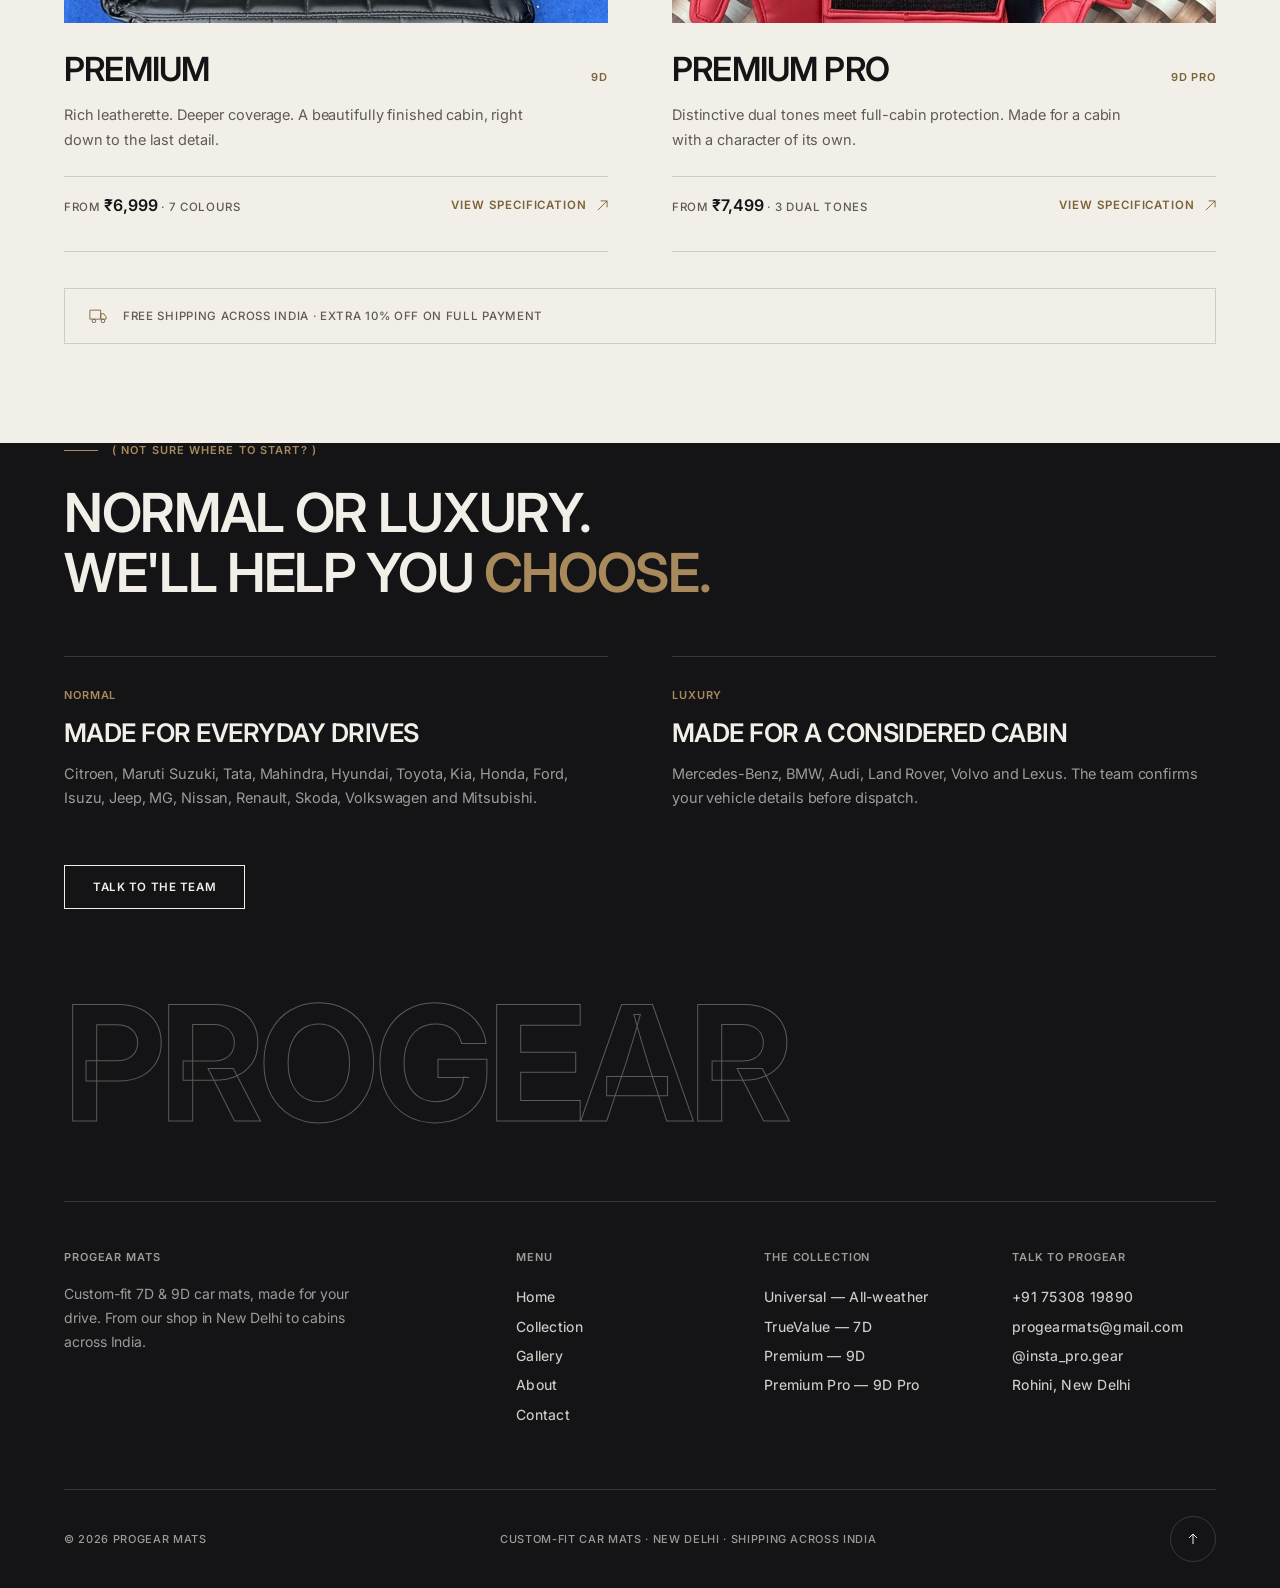
<file: shop.html>
<!DOCTYPE html>
<html lang="en">
<head>
<meta charset="UTF-8">
<meta name="viewport" content="width=device-width, initial-scale=1.0">
<title>The Collection — Shop Car Mats | ProGear Mats</title>
<meta name="description" content="Four finishes, one standard: Universal all-weather, TrueValue 7D, Premium 9D and Premium Pro 9D Pro custom-fit car mats. Free shipping across India, extra 10% off on full payment.">
<link rel="icon" href="data:image/svg+xml,%3Csvg xmlns='http://www.w3.org/2000/svg' viewBox='0 0 64 64'%3E%3Crect width='64' height='64' fill='%23141416'/%3E%3Cpath d='M20 20h24v24H20z' fill='none' stroke='%23a8895c' stroke-width='2.5'/%3E%3Cpath d='M32 20l12 12-12 12-12-12z' fill='none' stroke='%23a8895c' stroke-width='2.5'/%3E%3C/svg%3E">
<link rel="preconnect" href="https://fonts.googleapis.com">
<link rel="preconnect" href="https://fonts.gstatic.com" crossorigin>
<link href="https://fonts.googleapis.com/css2?family=Inter:wght@400;500;600;700&display=swap" rel="stylesheet">
<link rel="stylesheet" href="assets/site.css">
</head>
<body id="top">

<div class="cursor-dot" id="cDot"></div>
<div class="cursor-ring" id="cRing"></div>
<div class="grain" aria-hidden="true"></div>

<!-- NAV -->
<header class="nav on-light" id="nav">
  <a class="brand" href="index.html" aria-label="ProGear Mats — home"><span class="brand-logo"><img src="images/brand/progear-logo.png" alt="ProGear Mats — Premium Car Mats"></span></a>
  <nav class="nav-links" aria-label="Primary">
    <a href="shop.html" class="active">Collection</a>
    <a href="gallery.html">Gallery</a>
    <a href="about.html">About</a>
    <a href="contact.html">Contact</a>
  </nav>
  <div class="nav-right">
    <a class="chip" href="https://wa.me/917530819890?text=Hi%20ProGear%20Mats!%20Help%20me%20choose%20mats%20for%20my%20car." target="_blank" rel="noreferrer">WhatsApp</a>
    <a class="btn" href="contact.html">Enquire</a>
    <button class="burger" id="burger" aria-label="Menu" aria-expanded="false"><i></i><i></i></button>
  </div>
</header>

<!-- MOBILE MENU -->
<nav class="menu" id="menu" aria-label="Mobile">
  <a class="m-link" href="index.html">Home <svg viewBox="0 0 20 10" width="20" height="10" fill="none"><path d="M0 5h18M14 1l4 4-4 4" stroke="currentColor"/></svg></a>
  <a class="m-link" href="shop.html">Collection <svg viewBox="0 0 20 10" width="20" height="10" fill="none"><path d="M0 5h18M14 1l4 4-4 4" stroke="currentColor"/></svg></a>
  <a class="m-link" href="gallery.html">Gallery <svg viewBox="0 0 20 10" width="20" height="10" fill="none"><path d="M0 5h18M14 1l4 4-4 4" stroke="currentColor"/></svg></a>
  <a class="m-link" href="about.html">About <svg viewBox="0 0 20 10" width="20" height="10" fill="none"><path d="M0 5h18M14 1l4 4-4 4" stroke="currentColor"/></svg></a>
  <a class="m-link" href="contact.html">Contact <svg viewBox="0 0 20 10" width="20" height="10" fill="none"><path d="M0 5h18M14 1l4 4-4 4" stroke="currentColor"/></svg></a>
  <p class="menu-foot">+91 75308 19890 — NEW DELHI</p>
</nav>

<main>
  <!-- PAGE HEAD -->
  <section class="page-head">
    <div class="wrap">
      <p class="lbl" data-reveal>( The Collection )</p>
      <h1 class="h1">
        <span class="mask" data-reveal><span class="mi">Four finishes.</span></span>
        <span class="mask" data-reveal style="--d:.08s"><span class="mi">One <em class="serif">standard.</em></span></span>
      </h1>
      <p class="lede" data-reveal style="--d:.2s">Choose your finish, pick your colours and share your car. We confirm the exact fit before dispatch.</p>
    </div>
  </section>

  <!-- COLLECTION CARDS -->
  <section class="pd">
    <div class="wrap">
      <div class="shop-grid">
        <a class="scard" href="mats-universal.html" data-reveal>
          <div class="smedia">
            <div class="utile"><small>ProGear Essentials</small><strong>Every car. <em>Every day.</em></strong></div>
          </div>
          <div class="srow"><h2>Universal</h2><span class="stype">All-weather</span></div>
          <p class="sdesc">Practical, all-weather protection. Trim-to-fit mats that make everyday upkeep simple.</p>
          <div class="sfoot">
            <span class="sprice">From <b>₹2,099</b> · MRP ₹2,499</span>
            <span class="slink">View specification <svg viewBox="0 0 12 12" width="11" height="11" fill="none" aria-hidden="true"><path d="M1 11L11 1M4 1h7v7" stroke="currentColor"/></svg></span>
          </div>
        </a>
        <a class="scard" href="mats-7d.html" data-reveal style="--d:.08s">
          <div class="smedia"><img src="images/collections/7d/01-full-black.jpg" alt="TrueValue 7D car mats in Full Black" loading="lazy"></div>
          <div class="srow"><h2>TrueValue</h2><span class="stype">7D</span></div>
          <p class="sdesc">A tailored fit. A softer finish. Layered protection for the drives you take every day.</p>
          <div class="sfoot">
            <span class="sprice">From <b>₹4,999</b> · 4 colours</span>
            <span class="slink">View specification <svg viewBox="0 0 12 12" width="11" height="11" fill="none" aria-hidden="true"><path d="M1 11L11 1M4 1h7v7" stroke="currentColor"/></svg></span>
          </div>
        </a>
        <a class="scard" href="mats-9d.html" data-reveal style="--d:.12s">
          <div class="smedia"><img src="images/collections/9d/04.jpg" alt="Premium 9D car mats in Black" loading="lazy"></div>
          <div class="srow"><h2>Premium</h2><span class="stype">9D</span></div>
          <p class="sdesc">Rich leatherette. Deeper coverage. A beautifully finished cabin, right down to the last detail.</p>
          <div class="sfoot">
            <span class="sprice">From <b>₹6,999</b> · 7 colours</span>
            <span class="slink">View specification <svg viewBox="0 0 12 12" width="11" height="11" fill="none" aria-hidden="true"><path d="M1 11L11 1M4 1h7v7" stroke="currentColor"/></svg></span>
          </div>
        </a>
        <a class="scard" href="mats-9d-pro.html" data-reveal style="--d:.2s">
          <div class="smedia"><img src="images/collections/9d-pro/01.jpg" alt="Premium Pro 9D car mats in Black and Red" loading="lazy"></div>
          <div class="srow"><h2>Premium Pro</h2><span class="stype">9D Pro</span></div>
          <p class="sdesc">Distinctive dual tones meet full-cabin protection. Made for a cabin with a character of its own.</p>
          <div class="sfoot">
            <span class="sprice">From <b>₹7,499</b> · 3 dual tones</span>
            <span class="slink">View specification <svg viewBox="0 0 12 12" width="11" height="11" fill="none" aria-hidden="true"><path d="M1 11L11 1M4 1h7v7" stroke="currentColor"/></svg></span>
          </div>
        </a>
      </div>
      <p class="snote" data-reveal>
        <svg width="18" height="14" viewBox="0 0 20 15" fill="none" aria-hidden="true"><path d="M1 1h12v10H1zM13 5h3.5l2.5 3.5V11H13zM5.5 15a2 2 0 1 0 0-4 2 2 0 0 0 0 4zM15.5 15a2 2 0 1 0 0-4 2 2 0 0 0 0 4z" stroke="currentColor"/></svg>
        Free shipping across India · Extra 10% off on full payment
      </p>
    </div>
  </section>

  <!-- NORMAL VS LUXURY -->
  <section class="shop-bottom dark">
    <div class="wrap">
      <p class="lbl" data-reveal>( Not sure where to start? )</p>
      <h2 class="h2">
        <span class="mask" data-reveal><span class="mi">Normal or Luxury.</span></span>
        <span class="mask" data-reveal style="--d:.08s"><span class="mi">We'll help you <em class="serif">choose.</em></span></span>
      </h2>
      <div class="catgrid">
        <article data-reveal>
          <span>Normal</span>
          <h3>Made for everyday drives</h3>
          <p>Citroen, Maruti Suzuki, Tata, Mahindra, Hyundai, Toyota, Kia, Honda, Ford, Isuzu, Jeep, MG, Nissan, Renault, Skoda, Volkswagen and Mitsubishi.</p>
        </article>
        <article data-reveal style="--d:.08s">
          <span>Luxury</span>
          <h3>Made for a considered cabin</h3>
          <p>Mercedes-Benz, BMW, Audi, Land Rover, Volvo and Lexus. The team confirms your vehicle details before dispatch.</p>
        </article>
      </div>
      <div class="cat-cta" data-reveal>
        <a class="btn" href="contact.html">Talk to the team</a>
      </div>
    </div>
  </section>
</main>

<!-- FOOTER -->
<footer>
  <div class="wrap">
    <h2 class="foot-giant" aria-hidden="true">ProGear</h2>
    <div class="foot-grid">
      <div>
        <p class="fh">ProGear Mats</p>
        <p class="foot-blurb">Custom-fit 7D &amp; 9D car mats, made for your drive. From our shop in New Delhi to cabins across India.</p>
      </div>
      <div>
        <p class="fh">Menu</p>
        <a class="flink" href="index.html">Home</a>
        <a class="flink" href="shop.html">Collection</a>
        <a class="flink" href="gallery.html">Gallery</a>
        <a class="flink" href="about.html">About</a>
        <a class="flink" href="contact.html">Contact</a>
      </div>
      <div>
        <p class="fh">The Collection</p>
        <a class="flink" href="mats-universal.html">Universal — All-weather</a>
        <a class="flink" href="mats-7d.html">TrueValue — 7D</a>
        <a class="flink" href="mats-9d.html">Premium — 9D</a>
        <a class="flink" href="mats-9d-pro.html">Premium Pro — 9D Pro</a>
      </div>
      <div>
        <p class="fh">Talk to ProGear</p>
        <a class="flink" href="tel:+917530819890">+91 75308 19890</a>
        <a class="flink" href="mailto:progearmats@gmail.com">progearmats@gmail.com</a>
        <a class="flink" href="https://www.instagram.com/insta_pro.gear/" target="_blank" rel="noreferrer">@insta_pro.gear</a>
        <a class="flink" href="https://maps.app.goo.gl/ZA1jkoFLoBcjtCaw8" target="_blank" rel="noreferrer">Rohini, New Delhi</a>
      </div>
    </div>
    <div class="foot-bot">
      <span>© 2026 ProGear Mats</span>
      <span>Custom-fit car mats · New Delhi · Shipping across India</span>
      <a class="top-btn" href="#top" aria-label="Back to top">
        <svg width="10" height="12" viewBox="0 0 10 12" fill="none" aria-hidden="true"><path d="M5 11V1M1 5l4-4 4 4" stroke="currentColor"/></svg>
      </a>
    </div>
  </div>
</footer>

<!-- WHATSAPP FLOAT -->
<a class="wa-float" id="waFloat" href="https://wa.me/917530819890?text=Hi%20ProGear%20Mats%2C%20help%20me%20choose%20mats%20for%20my%20car." target="_blank" rel="noreferrer">
  <svg width="18" height="18" viewBox="0 0 24 24" fill="currentColor" aria-hidden="true"><path d="M12 2a10 10 0 0 0-8.6 15.1L2 22l5-1.3A10 10 0 1 0 12 2zm0 18.2c-1.5 0-2.9-.4-4.1-1.1l-.3-.2-3 .8.8-2.9-.2-.3A8.2 8.2 0 1 1 12 20.2zm4.6-6.1c-.3-.1-1.5-.7-1.7-.8-.2-.1-.4-.1-.6.1-.2.3-.6.8-.8 1-.1.2-.3.2-.5.1a6.7 6.7 0 0 1-3.3-2.9c-.3-.4 0-.5.1-.7l.4-.5c.1-.2.2-.3.3-.5v-.5c0-.1-.6-1.4-.8-1.9-.2-.5-.4-.4-.6-.4h-.5c-.2 0-.5.1-.7.3-.2.3-.9.9-.9 2.2s.9 2.5 1.1 2.7c.1.2 1.8 2.8 4.4 3.9.6.3 1.1.4 1.5.6.6.2 1.2.2 1.6.1.5-.1 1.5-.6 1.7-1.2.2-.6.2-1.1.2-1.2-.1-.1-.2-.2-.5-.3z"/></svg>
  <span>WhatsApp us</span>
</a>

<!-- TOAST -->
<div class="toast" id="toast" role="status">
  <span id="toastLabel"></span>
  <span id="toastMsg"></span>
</div>

<script src="assets/site.js"></script>
</body>
</html>
</file>
<file: assets/site.css>
/* ============================================================
   PROGEAR MATS — site stylesheet
   Design language carried over from progear-mats.html
   (minimalist dark/ivory system, Inter sans-serif typography,
   bronze accent, thin rules, mask reveals, custom cursor)
   ============================================================ */

/* ============ BASE ============ */
*{margin:0;padding:0;box-sizing:border-box}
:root{
  --font-sans:'Inter',-apple-system,BlinkMacSystemFont,'Segoe UI',Roboto,Helvetica,Arial,sans-serif;
  --ink:#141416; --ink2:#1b1b1e;
  --paper:#f2efe9; --paper2:#e9e5db;
  --mut:#5f5b53; --mutd:rgba(242,239,233,.62);
  --linel:rgba(20,20,22,.16); --lined:rgba(242,239,233,.16);
  --acc:#a8895c; --accd:#7c6238;
  --navh:88px;
  --ease:cubic-bezier(.19,1,.22,1);
}
html{scroll-behavior:smooth;scroll-padding-top:110px}
body{font-family:var(--font-sans);font-weight:400;letter-spacing:-0.011em;background:var(--paper);color:var(--ink);-webkit-font-smoothing:antialiased;overflow-x:hidden}
body.lock{overflow:hidden}
::selection{background:var(--acc);color:var(--ink)}
img{display:block;max-width:100%}
a{color:inherit;text-decoration:none}
button{font:inherit;background:none;border:0;color:inherit;cursor:pointer}
::-webkit-scrollbar{width:9px}
::-webkit-scrollbar-track{background:var(--paper)}
::-webkit-scrollbar-thumb{background:#b9b2a4;border:2px solid var(--paper)}
@media(pointer:fine){body,a,button,input,select,textarea,label{cursor:none}}

.wrap{width:min(1440px,100%);margin:0 auto;padding-inline:clamp(20px,5vw,72px)}
.lbl{display:flex;align-items:center;gap:14px;font-size:11px;letter-spacing:.1em;text-transform:uppercase;font-weight:600;color:var(--accd)}
.lbl::before{content:'';width:34px;height:1px;background:var(--accd);flex:none}
.dark .lbl{color:var(--acc)}.dark .lbl::before{background:var(--acc)}
.h2{font-weight:600;text-transform:uppercase;letter-spacing:-0.025em;line-height:1.1;font-size:clamp(2rem,4.2vw,3.6rem);margin-top:26px}
.h1{font-weight:600;text-transform:uppercase;letter-spacing:-0.03em;line-height:1.05;font-size:clamp(2.4rem,5.8vw,4.8rem);margin-top:26px}
.serif{font-family:inherit;font-style:normal;font-weight:inherit;text-transform:inherit;font-size:inherit;letter-spacing:inherit;color:var(--accd)}
.dark .serif{color:var(--acc)}
.dark{background:var(--ink);color:var(--paper)}
.tint{background:var(--paper2)}
.lede{max-width:560px;color:var(--mut);line-height:1.7;font-size:15px;margin-top:26px}
.dark .lede{color:var(--mutd)}

/* ============ REVEALS ============ */
[data-reveal]{opacity:0;transform:translateY(30px);transition:opacity .9s var(--ease),transform 1.05s var(--ease);transition-delay:var(--d,0s)}
[data-reveal].in{opacity:1;transform:none}
.mask{display:block;overflow:hidden}
.mask[data-reveal]{opacity:1;transform:none}
.mask .mi{display:block;transform:translateY(115%);transition:transform 1.2s var(--ease) var(--d,0s)}
.mask[data-reveal].in .mi{transform:none}

/* ============ GRAIN / CURSOR ============ */
.grain{position:fixed;inset:0;z-index:95;pointer-events:none;opacity:.05;background:url("data:image/svg+xml,%3Csvg xmlns='http://www.w3.org/2000/svg' width='180' height='180'%3E%3Cfilter id='n'%3E%3CfeTurbulence type='fractalNoise' baseFrequency='0.8' numOctaves='2' stitchTiles='stitch'/%3E%3C/filter%3E%3Crect width='180' height='180' filter='url(%23n)'/%3E%3C/svg%3E") repeat;background-size:180px}
.cursor-dot,.cursor-ring{position:fixed;top:0;left:0;pointer-events:none;z-index:100;border-radius:50%;opacity:0;transition:opacity .4s}
.cursor-dot.live,.cursor-ring.live{opacity:1}
.cursor-dot{width:6px;height:6px;margin:-3px 0 0 -3px;background:var(--acc)}
.cursor-ring{width:36px;height:36px;margin:-18px 0 0 -18px;border:1px solid rgba(168,137,92,.75);transition:width .35s var(--ease),height .35s var(--ease),margin .35s var(--ease),opacity .4s,border-color .35s}
.cursor-ring.grow{width:64px;height:64px;margin:-32px 0 0 -32px;border-color:rgba(168,137,92,.4)}
@media(pointer:coarse){.cursor-dot,.cursor-ring{display:none}}

/* ============ LOADER (home) ============ */
.loader{position:fixed;inset:0;background:var(--ink);z-index:120;display:grid;place-items:center;transition:transform .9s cubic-bezier(.76,0,.24,1)}
.loader.done{transform:translateY(-101%)}
.loader-word{display:flex;font-size:clamp(2.4rem,7vw,5rem);font-weight:700;letter-spacing:-0.02em;color:var(--paper)}
.lw{overflow:hidden;display:inline-block}
.lw.gap{width:.3em}
.lw span{display:inline-block;transform:translateY(115%);animation:lup .9s var(--ease) forwards}
@keyframes lup{to{transform:none}}
.loader-sub{margin-top:18px;font-size:11px;font-weight:500;letter-spacing:.12em;color:var(--mutd);text-align:center;text-indent:.12em;opacity:0;animation:lfade .8s .95s forwards}
@keyframes lfade{to{opacity:1}}
.loader-line{width:min(300px,54vw);height:1px;background:var(--lined);margin:28px auto 0}
.loader-line i{display:block;height:100%;background:var(--acc);transform:scaleX(0);transform-origin:left;animation:lln 1.5s .35s cubic-bezier(.65,0,.35,1) forwards}
@keyframes lln{to{transform:scaleX(1)}}

/* ============ NAV ============ */
.nav{position:fixed;top:0;left:0;right:0;z-index:80;display:flex;align-items:center;justify-content:space-between;height:var(--navh);padding-inline:clamp(20px,4vw,56px);color:var(--paper);border-bottom:1px solid transparent;transition:background .5s,height .5s var(--ease),border-color .5s,color .5s}
.nav.scrolled{background:var(--paper);color:var(--ink);border-bottom-color:var(--linel);height:72px}
.nav.on-light{color:var(--ink)}
.nav.on-light .btn:hover,.nav.scrolled .btn:hover{background:var(--ink);color:var(--paper);border-color:var(--ink)}
body.menu-open .nav{background:transparent;color:var(--paper);border-bottom-color:transparent;height:var(--navh)}
.brand{display:flex;align-items:center}
.brand-logo{display:flex;align-items:center;height:50px;padding:5px 9px;background:var(--ink);border:1px solid var(--lined);transition:border-color .5s}
.brand-logo img{height:100%;width:auto;display:block}
.nav-links{display:flex;gap:38px}
.nav-links a{position:relative;font-size:11.5px;letter-spacing:.06em;text-transform:uppercase;font-weight:500}
.nav-links a::after{content:'';position:absolute;left:0;bottom:-7px;width:100%;height:1px;background:currentColor;transform:scaleX(0);transform-origin:right;transition:transform .5s var(--ease)}
.nav-links a:hover::after,.nav-links a.active::after{transform:scaleX(1);transform-origin:left}
.nav-right{display:flex;align-items:center;gap:20px}
.chip{font-size:10.5px;letter-spacing:.06em;font-weight:600;text-transform:uppercase;border:1px solid var(--acc);color:var(--acc);padding:8px 13px;transition:background .35s,color .35s}
.chip:hover{background:var(--acc);color:var(--ink)}
.btn{display:inline-flex;align-items:center;justify-content:center;gap:12px;font-size:11.5px;letter-spacing:.05em;text-transform:uppercase;font-weight:600;padding:14px 28px;border:1px solid currentColor;transition:background .45s var(--ease),color .45s var(--ease),border-color .45s var(--ease)}
.nav .btn:hover{background:var(--paper);color:var(--ink);border-color:var(--paper)}
.nav.scrolled .btn:hover{background:var(--ink);color:var(--paper);border-color:var(--ink)}
.dark .btn:hover{background:var(--paper);color:var(--ink);border-color:var(--paper)}
.burger{display:none;width:42px;height:42px;position:relative}
.burger i{position:absolute;left:9px;right:9px;height:1px;background:currentColor;transition:transform .45s var(--ease),top .45s var(--ease)}
.burger i:first-child{top:16px}.burger i:last-child{top:25px}
.burger.x i:first-child{top:20.5px;transform:rotate(45deg)}
.burger.x i:last-child{top:20.5px;transform:rotate(-45deg)}

/* ============ MENU (mobile) ============ */
.menu{position:fixed;inset:0;background:var(--ink);color:var(--paper);z-index:75;display:flex;flex-direction:column;justify-content:center;padding:0 clamp(24px,8vw,80px);clip-path:inset(0 0 100% 0);visibility:hidden;transition:clip-path .7s var(--ease),visibility 0s .7s}
.menu.open{clip-path:inset(0 0 0 0);visibility:visible;transition:clip-path .7s var(--ease)}
.m-link{font-size:clamp(1.7rem,6.5vw,2.7rem);font-weight:600;text-transform:uppercase;letter-spacing:-0.02em;padding:16px 0;border-bottom:1px solid var(--lined);display:flex;justify-content:space-between;align-items:center;opacity:0;transform:translateY(24px);transition:opacity .5s,transform .6s var(--ease),color .3s}
.m-link svg{width:22px;color:var(--acc)}
.m-link:hover{color:var(--acc)}
.menu.open .m-link{opacity:1;transform:none}
.menu.open .m-link:nth-child(2){transition-delay:.08s}
.menu.open .m-link:nth-child(3){transition-delay:.15s}
.menu.open .m-link:nth-child(4){transition-delay:.22s}
.menu.open .m-link:nth-child(5){transition-delay:.29s}
.menu.open .m-link:nth-child(6){transition-delay:.36s}
.menu-foot{margin-top:44px;font-size:11px;letter-spacing:.08em;font-weight:500;color:var(--mutd);text-transform:uppercase}

/* ============ HERO (home) ============ */
.hero{position:relative;min-height:100svh;background:var(--ink);color:var(--paper);display:flex;overflow:hidden}
#field{position:absolute;inset:0;z-index:0}
.hero-inner{position:relative;z-index:2;display:flex;flex-direction:column;flex:1;width:100%;pointer-events:none}
.hero-inner a{pointer-events:auto}
.hero-main{margin-top:auto;padding-top:calc(var(--navh) + 5vh);max-width:1150px}
.hero .lbl{color:var(--acc)}.hero .lbl::before{background:var(--acc)}
h1{font-size:clamp(2.8rem,7.5vw,6.8rem);font-weight:600;letter-spacing:-0.035em;line-height:.98;text-transform:uppercase;margin-top:28px}
.hero-sub{display:flex;flex-wrap:wrap;gap:34px;align-items:flex-end;justify-content:space-between;margin-top:40px}
.hero-sub p{max-width:430px;color:var(--mutd);font-size:15px;line-height:1.7;letter-spacing:-0.005em}
.hero-ctas{display:flex;gap:16px;flex-wrap:wrap}
.btn-solid{background:var(--paper);color:var(--ink);border-color:var(--paper)}
.btn-solid:hover{background:transparent;color:var(--paper);border-color:var(--paper)}
.hero .btn:not(.btn-solid):hover{background:var(--paper);color:var(--ink);border-color:var(--paper)}
.hero-meta{display:flex;justify-content:space-between;align-items:center;gap:24px;flex-wrap:wrap;padding:24px 0 28px;margin-top:58px;border-top:1px solid var(--lined);font-size:10.5px;letter-spacing:.08em;font-weight:500;text-transform:uppercase;color:var(--mutd)}
.scroll-cue{width:1px;height:36px;position:relative;overflow:hidden;flex:none}
.scroll-cue::after{content:'';position:absolute;inset:0;background:var(--acc);animation:cue 2.2s var(--ease) infinite}
@keyframes cue{0%{transform:translateY(-100%)}55%{transform:translateY(0)}100%{transform:translateY(102%)}}
@media(pointer:fine){.hint-tap{display:none}}
@media(pointer:coarse){.hint-cursor{display:none}}

/* ============ MARQUEE ============ */
.marquee{background:var(--ink);color:var(--mutd);border-top:1px solid var(--lined);overflow:hidden;padding:19px 0}
.mq-track{display:flex;width:max-content;animation:mq 38s linear infinite}
.mq-track>span{display:flex;align-items:center;gap:36px;padding-right:36px;font-size:11.5px;letter-spacing:.1em;font-weight:500;text-transform:uppercase;white-space:nowrap}
.mq-track i{width:5px;height:5px;background:var(--acc);transform:rotate(45deg);flex:none}
@keyframes mq{to{transform:translateX(-50%)}}

/* ============ EDITORIAL SPLIT (philo / about intro) ============ */
.philo{padding-block:clamp(95px,13vh,160px)}
.philo-grid{display:grid;grid-template-columns:minmax(0,7fr) minmax(0,4fr);gap:clamp(44px,6vw,110px);align-items:end}
.philo-copy p{max-width:560px;color:var(--mut);line-height:1.7;font-size:15px;letter-spacing:-0.005em;margin-top:24px}
.philo-copy p b{font-weight:600;color:var(--ink)}
.philo .ph{aspect-ratio:4/5}
.ph{position:relative;overflow:hidden;background:#191a1c}
.ph img{width:100%;height:100%;object-fit:cover;filter:none}
.ph-cap{margin-top:16px;font-size:10.5px;letter-spacing:.08em;font-weight:500;text-transform:uppercase;color:var(--mut)}
.ph.plx img{position:absolute;top:-6%;left:0;height:112%;will-change:transform}

/* ============ QUOTE ============ */
.quote{padding-block:clamp(95px,14vh,170px)}
.quote blockquote{font-family:inherit;font-style:normal;font-weight:450;font-size:clamp(1.4rem,3vw,2.4rem);line-height:1.4;letter-spacing:-0.015em;max-width:980px;margin:0 auto;text-align:center;transition:opacity .5s var(--ease)}
.quote blockquote.fade{opacity:0}
.quote cite{display:block;margin-top:34px;font-style:normal;font-size:11px;letter-spacing:.08em;font-weight:500;text-transform:uppercase;color:var(--mut);text-align:center;transition:opacity .5s var(--ease)}
.quote cite.fade{opacity:0}
.quote cite .review-stars{display:block;margin-bottom:10px}
.quote-link{display:flex;justify-content:center;margin-top:40px}

/* ============ COLLECTION ROWS ============ */
.collection{padding-top:clamp(95px,13vh,160px)}
.col-head{display:grid;grid-template-columns:1fr auto;align-items:end;gap:44px;margin-bottom:clamp(44px,6vh,72px)}
.col-note{max-width:300px;font-size:13.5px;line-height:1.65;color:var(--mutd);border-top:1px solid var(--lined);padding-top:18px}
.plist{border-top:1px solid var(--lined)}
.prow{display:grid;grid-template-columns:70px 1fr auto 60px;align-items:center;gap:clamp(16px,3vw,44px);padding:30px 0;border-bottom:1px solid var(--lined);transition:background .4s}
.prow:hover{background:rgba(242,239,233,.035)}
.prow:focus-visible{outline:1px solid var(--acc);outline-offset:-1px}
.p-idx{font-size:11.5px;letter-spacing:.05em;font-weight:600;color:var(--mutd)}
.p-name{display:block;font-size:clamp(1.5rem,3vw,2.5rem);font-weight:500;text-transform:uppercase;letter-spacing:-0.02em;transition:transform .55s var(--ease)}
.prow:hover .p-name{transform:translateX(14px)}
.p-tag{display:block;font-size:11px;letter-spacing:.06em;text-transform:uppercase;color:var(--acc);margin-top:8px;font-weight:500}
.p-meta{font-size:11px;letter-spacing:.04em;font-weight:500;color:var(--mutd);text-transform:uppercase;text-align:right}
.p-arrow{justify-self:end;width:46px;height:46px;border:1px solid var(--lined);border-radius:50%;display:grid;place-items:center;color:var(--paper);transition:background .45s var(--ease),border-color .45s,color .45s,transform .55s var(--ease)}
.prow:hover .p-arrow{background:var(--acc);border-color:var(--acc);color:var(--ink);transform:rotate(-45deg)}
.peek{position:fixed;top:0;left:0;width:290px;aspect-ratio:3/4;z-index:40;pointer-events:none;opacity:0;scale:.88;transition:opacity .4s var(--ease),scale .45s var(--ease);border:1px solid rgba(242,239,233,.2)}
.peek.on{opacity:1;scale:1}
.peek img,.peek .ptile{position:absolute;inset:0;width:100%;height:100%;object-fit:cover;opacity:0;transition:opacity .45s;filter:none}
.peek img.on,.peek .ptile.on{opacity:1}
.ptile{background:var(--ink2);display:flex;flex-direction:column;justify-content:flex-end;padding:22px;gap:8px}
.ptile small{font-size:9.5px;letter-spacing:.08em;font-weight:600;color:var(--acc);text-transform:uppercase}
.ptile strong{font-weight:600;font-size:1.25rem;line-height:1.2;letter-spacing:-0.015em;text-transform:uppercase;color:var(--paper)}
.ptile strong em{font-family:inherit;font-style:normal;text-transform:none;color:var(--acc)}
@media(pointer:coarse){.peek{display:none}}

/* ============ NUMBERS ============ */
.numbers{border-top:1px solid var(--lined);margin-top:clamp(80px,11vh,130px);padding-block:clamp(70px,9vh,115px)}
.nums{display:grid;grid-template-columns:repeat(4,1fr);gap:clamp(28px,4vw,60px)}
.num{border-left:1px solid var(--lined);padding-left:clamp(18px,2vw,30px)}
.num:first-child{border-left:0;padding-left:0}
.num:nth-child(3){margin-top:38px}
.num-v{font-size:clamp(2.3rem,4.2vw,3.8rem);font-weight:600;letter-spacing:-0.03em;line-height:1;display:flex;align-items:baseline;gap:9px}
.num-v .unit{font-size:12px;letter-spacing:.04em;font-weight:600;color:var(--acc);text-transform:uppercase}
.num-k{margin-top:16px;font-size:11px;letter-spacing:.04em;font-weight:450;color:var(--mutd);text-transform:uppercase;line-height:1.6}

/* ============ CRAFT / PROCESS ============ */
.craft{padding-block:clamp(95px,13vh,160px)}
.craft-grid{display:grid;grid-template-columns:minmax(0,5fr) minmax(0,6fr);gap:clamp(44px,6vw,110px);margin-top:clamp(50px,7vh,80px)}
.craft-left{position:sticky;top:110px;align-self:start}
.craft-media{position:relative;aspect-ratio:4/5;overflow:hidden;background:#191a1c}
.craft-media img{position:absolute;inset:0;width:100%;height:100%;object-fit:cover;opacity:0;transition:opacity .8s var(--ease);filter:none}
.craft-media img.on{opacity:1}
.craft-count{margin-top:20px;font-size:11px;letter-spacing:.08em;font-weight:500;color:var(--mut)}
#craftNum{color:var(--accd);font-weight:600;display:inline-block}
#craftNum.tick{animation:tick .5s var(--ease)}
@keyframes tick{0%{opacity:0;transform:translateY(9px)}100%{opacity:1;transform:none}}
.cstep{padding:clamp(42px,7vh,80px) 0;border-bottom:1px solid var(--linel);opacity:.26;transition:opacity .65s}
.cstep.on{opacity:1}
.cs-n{font-size:11px;letter-spacing:.08em;font-weight:600;color:var(--accd)}
.cstep h3{margin-top:16px;font-weight:600;font-size:clamp(1.35rem,2.1vw,1.8rem);text-transform:uppercase;letter-spacing:-0.02em}
.cstep p{margin-top:16px;max-width:480px;color:var(--mut);line-height:1.7;font-size:15px;letter-spacing:-0.005em}

/* ============ CONTACT / FORM ============ */
.contact{border-top:1px solid var(--linel);padding-block:clamp(95px,13vh,160px)}
.ct-blurb{max-width:340px;font-size:14.5px;line-height:1.7;color:var(--mut);border-top:1px solid var(--linel);padding-top:18px;letter-spacing:-0.005em}
.ct-grid{display:grid;grid-template-columns:minmax(0,7fr) minmax(0,4fr);gap:clamp(44px,7vw,120px);margin-top:clamp(50px,7vh,80px)}
.field{margin-bottom:34px;position:relative}
.field label{display:block;font-size:11px;letter-spacing:.08em;text-transform:uppercase;color:var(--mut);margin-bottom:10px;font-weight:600}
.field input,.field select,.field textarea{width:100%;background:transparent;border:0;border-bottom:1px solid var(--linel);border-radius:0;padding:8px 0 14px;font:400 15px var(--font-sans);letter-spacing:-0.01em;color:var(--ink);transition:border-color .4s}
.field :focus{outline:none;border-bottom-color:var(--accd)}
.field textarea{resize:vertical;min-height:80px}
.field select{appearance:none;background-image:url("data:image/svg+xml,%3Csvg xmlns='http://www.w3.org/2000/svg' width='12' height='8' viewBox='0 0 12 8'%3E%3Cpath d='M1 1l5 5 5-5' fill='none' stroke='%23141416' stroke-width='1.2'/%3E%3C/svg%3E");background-repeat:no-repeat;background-position:right 4px center;padding-right:28px}
.invalid{border-bottom-color:#a2492f!important}
.err{position:absolute;right:0;top:2px;font-size:11px;letter-spacing:.04em;font-weight:500;color:#a2492f;text-transform:uppercase}
.frow{display:grid;grid-template-columns:1fr 1fr;gap:34px}
#formOk{display:none;align-items:center;gap:10px;margin-top:20px;font-size:12px;letter-spacing:.06em;font-weight:600;text-transform:uppercase;color:var(--accd)}
#formOk.show{display:flex}
#formOk svg{color:var(--accd);flex:none}
.btn-submit{width:100%;background:var(--ink);color:var(--paper);border-color:var(--ink)}
.btn-submit:hover{background:var(--accd);border-color:var(--accd);color:var(--paper)}
.btn-submit:disabled{opacity:.55}
.ct-info{border-left:1px solid var(--linel);padding-left:clamp(24px,3vw,48px);display:flex;flex-direction:column;gap:38px}
.ci h4{font-size:11px;letter-spacing:.08em;color:var(--accd);text-transform:uppercase;font-weight:600;margin-bottom:12px}
.ci p,.ci a{font-size:15px;line-height:1.7;font-weight:400;letter-spacing:-0.005em}
.ci a{border-bottom:1px solid var(--linel);transition:border-color .3s,color .3s}
.ci a:hover{color:var(--accd);border-color:var(--accd)}

/* ============ FOOTER ============ */
footer{background:var(--ink);color:var(--paper);padding-top:clamp(70px,9vh,115px)}
.foot-giant{font-size:clamp(3.2rem,12.5vw,11.5rem);font-weight:700;letter-spacing:-0.03em;line-height:.92;text-transform:uppercase;color:transparent;-webkit-text-stroke:1px rgba(242,239,233,.32);transition:-webkit-text-stroke-color 1s var(--ease);user-select:none}
.foot-giant:hover{-webkit-text-stroke-color:var(--acc)}
.foot-grid{display:grid;grid-template-columns:2fr 1fr 1fr 1fr;gap:44px;margin-top:64px;padding-top:48px;border-top:1px solid var(--lined)}
.fh{font-size:11px;letter-spacing:.08em;color:var(--mutd);text-transform:uppercase;margin-bottom:18px;font-weight:600}
.foot-blurb{max-width:300px;color:var(--mutd);font-size:14px;line-height:1.7;letter-spacing:-0.005em}
footer .flink{display:block;font-size:14px;letter-spacing:.02em;color:rgba(242,239,233,.85);line-height:2.1;font-weight:450;transition:color .3s;width:fit-content}
footer .flink:hover{color:var(--acc)}
.foot-bot{display:flex;justify-content:space-between;align-items:center;gap:20px;flex-wrap:wrap;padding:26px 0;margin-top:60px;border-top:1px solid var(--lined);font-size:11px;letter-spacing:.06em;font-weight:500;color:var(--mutd);text-transform:uppercase}
.top-btn{width:46px;height:46px;border:1px solid var(--lined);border-radius:50%;display:grid;place-items:center;color:var(--paper);transition:background .4s var(--ease),border-color .4s,color .4s}
.top-btn:hover{background:var(--acc);border-color:var(--acc);color:var(--ink)}

/* ============ TOAST ============ */
.toast{position:fixed;left:50%;bottom:30px;transform:translate(-50%,150%);z-index:110;background:var(--paper);color:var(--ink);display:flex;align-items:center;gap:16px;padding:15px 22px;border:1px solid var(--linel);min-width:min(430px,92vw);transition:transform .55s var(--ease)}
.toast.show{transform:translate(-50%,0)}
#toastLabel{font-size:11px;letter-spacing:.08em;color:var(--accd);text-transform:uppercase;white-space:nowrap;border-right:1px solid var(--linel);padding-right:16px;font-weight:600}
#toastMsg{font-size:13.5px;letter-spacing:-0.005em;font-weight:400}

/* ============ WHATSAPP FLOAT ============ */
.wa-float{position:fixed;right:24px;bottom:24px;z-index:90;display:inline-flex;align-items:center;gap:12px;background:var(--ink);color:var(--paper);border:1px solid rgba(242,239,233,.2);padding:14px 20px;font-size:11px;letter-spacing:.08em;font-weight:600;text-transform:uppercase;opacity:0;transform:translateY(140%);transition:transform .6s var(--ease),opacity .5s,background .35s,color .35s,border-color .35s}
.wa-float.show{opacity:1;transform:none}
.wa-float svg{color:var(--acc);flex:none;transition:color .35s}
.wa-float:hover{background:var(--acc);border-color:var(--acc);color:var(--ink)}
.wa-float:hover svg{color:var(--ink)}

/* ============ PAGE HEAD (subpages) ============ */
.page-head{padding:calc(var(--navh) + clamp(56px,9vh,100px)) 0 clamp(48px,7vh,84px)}
.crumb{font-size:11px;letter-spacing:.08em;font-weight:500;text-transform:uppercase;color:var(--mut)}
.crumb a{color:var(--accd);border-bottom:1px solid transparent;transition:border-color .3s}
.crumb a:hover{border-color:var(--accd)}
.pd .crumb{display:inline-block;margin:0 0 clamp(28px,4vh,44px)}
.note-light{max-width:300px;font-size:13.5px;line-height:1.7;letter-spacing:-0.005em;color:var(--mut);border-top:1px solid var(--linel);padding-top:18px}
.flush-top{padding-top:0}
.opt-note{font-style:normal;text-transform:none;letter-spacing:.02em;font-weight:400}
a:focus-visible,button:focus-visible{outline:1px solid var(--acc);outline-offset:3px}

/* ============ SHOP CARDS ============ */
.shop-grid{display:grid;grid-template-columns:1fr 1fr;gap:0 clamp(34px,5vw,90px);border-top:1px solid var(--linel)}
.scard{display:flex;flex-direction:column;padding:clamp(30px,4vh,48px) 0;border-bottom:1px solid var(--linel)}
.scard .smedia{position:relative;aspect-ratio:4/3;overflow:hidden;background:#191a1c;margin-bottom:26px}
.scard .smedia img{width:100%;height:100%;object-fit:cover;transition:transform 1.2s var(--ease)}
.scard:hover .smedia img{transform:scale(1.05)}
.scard .smedia .utile{border:0;height:100%;aspect-ratio:auto}
.srow{display:flex;justify-content:space-between;align-items:baseline;gap:20px}
.scard h2{font-weight:600;font-size:clamp(1.6rem,2.6vw,2.3rem);text-transform:uppercase;letter-spacing:-0.025em}
.scard .stype{font-size:11px;letter-spacing:.08em;text-transform:uppercase;color:var(--accd);font-weight:600}
.sdesc{margin-top:14px;max-width:460px;color:var(--mut);line-height:1.7;font-size:14.5px;letter-spacing:-0.008em}
.sfoot{display:flex;justify-content:space-between;align-items:center;gap:20px;margin-top:24px;padding-top:18px;border-top:1px solid var(--linel)}
.sprice{font-size:11.5px;letter-spacing:.06em;font-weight:500;text-transform:uppercase;color:var(--mut)}
.sprice b{font-weight:600;color:var(--ink);font-size:16px;letter-spacing:-0.01em}
.slink{display:inline-flex;align-items:center;gap:10px;font-size:11.5px;letter-spacing:.08em;font-weight:600;text-transform:uppercase;color:var(--accd)}
.slink svg{transition:transform .5s var(--ease)}
.scard:hover .slink svg{transform:translate(4px,-4px)}
.utile{aspect-ratio:4/3;background:var(--ink);color:var(--paper);display:flex;flex-direction:column;justify-content:flex-end;align-items:flex-start;gap:10px;padding:clamp(24px,3vw,40px);position:relative;overflow:hidden}
.utile::before{content:'';position:absolute;inset:0;background:url("data:image/svg+xml,%3Csvg xmlns='http://www.w3.org/2000/svg' width='56' height='56' viewBox='0 0 56 56'%3E%3Cpath d='M28 4l24 24-24 24L4 28z' fill='none' stroke='%23a8895c' stroke-opacity='.14'/%3E%3C/svg%3E") repeat;background-size:56px}
.utile small{font-size:11px;letter-spacing:.08em;font-weight:600;color:var(--acc);text-transform:uppercase;position:relative}
.utile strong{font-weight:600;font-size:clamp(1.6rem,2.5vw,2.3rem);line-height:1.15;text-transform:uppercase;letter-spacing:-0.02em;position:relative}
.utile strong em{font-family:inherit;font-style:normal;font-weight:600;text-transform:none;color:var(--acc)}
.snote{display:flex;gap:16px;align-items:center;margin-top:clamp(30px,4vh,44px);padding:20px 24px;border:1px solid var(--linel);font-size:11.5px;letter-spacing:.06em;font-weight:500;text-transform:uppercase;color:var(--mut)}
.snote svg{color:var(--accd);flex:none}

/* ============ CATEGORY EXPLAINER (shop bottom) ============ */
.catgrid{display:grid;grid-template-columns:1fr 1fr;gap:clamp(34px,5vw,90px);margin-top:clamp(44px,6vh,72px)}
.catgrid article{border-top:1px solid var(--lined);padding-top:26px}
.catgrid span{font-size:11px;letter-spacing:.08em;font-weight:600;color:var(--acc);text-transform:uppercase}
.catgrid h3{margin-top:14px;font-weight:600;font-size:clamp(1.3rem,2vw,1.7rem);text-transform:uppercase;letter-spacing:-0.02em}
.catgrid p{margin-top:14px;color:var(--mutd);line-height:1.7;font-size:14.5px;letter-spacing:-0.008em}
.cat-cta{margin-top:clamp(44px,6vh,64px)}

/* ============ PRODUCT PAGE ============ */
.pd{padding-bottom:clamp(80px,11vh,140px)}
main > .pd:first-child{padding-top:calc(var(--navh) + clamp(18px,3vw,36px))}
.pd-grid{display:grid;grid-template-columns:minmax(0,7fr) minmax(0,5fr);gap:clamp(40px,6vw,100px);align-items:start}
.pd-media{position:relative;aspect-ratio:4/3;overflow:hidden;background:#191a1c;border:1px solid var(--linel)}
.pd-media img{position:absolute;inset:0;width:100%;height:100%;object-fit:cover;opacity:0;transition:opacity .6s var(--ease)}
.pd-media img.on{opacity:1}
.pd-media .utile{border:0;position:absolute;inset:0;aspect-ratio:auto;height:100%}
.pd-thumbs{display:flex;gap:10px;margin-top:14px;flex-wrap:wrap}
.pd-thumbs button{width:74px;aspect-ratio:1;overflow:hidden;border:1px solid var(--linel);opacity:.5;transition:opacity .3s,border-color .3s;padding:0}
.pd-thumbs button img{width:100%;height:100%;object-fit:cover}
.pd-thumbs button:hover{opacity:.85}
.pd-thumbs button.on{opacity:1;border-color:var(--accd)}
.pd-copy .ptype{font-size:11px;letter-spacing:.08em;font-weight:600;text-transform:uppercase;color:var(--accd)}
.pd-copy h1{font-size:clamp(2.2rem,4.2vw,3.8rem);font-weight:600;letter-spacing:-0.03em;margin-top:12px}
.pd-copy h1 span{display:block;font-size:.44em;letter-spacing:.08em;font-weight:500;color:var(--mut);margin-top:10px}
.pd-lede{margin-top:22px;color:var(--mut);line-height:1.7;font-size:15.5px;letter-spacing:-0.01em;max-width:480px}
.pd-price{display:flex;align-items:baseline;gap:16px;flex-wrap:wrap;margin-top:30px}
.pd-price strong{font-size:clamp(2rem,3.2vw,2.8rem);font-weight:600;letter-spacing:-0.025em}
.pd-price del{color:var(--mut);font-weight:400;font-size:1.15rem}
.tag-best{font-size:10px;letter-spacing:.08em;font-weight:600;color:var(--accd);border:1px solid var(--accd);padding:5px 9px 4px;text-transform:uppercase;transform:translateY(-6px)}
.pd-cap{font-size:11px;letter-spacing:.06em;font-weight:500;text-transform:uppercase;color:var(--mut);margin-top:12px}
.pd-opts{margin-top:34px;border-top:1px solid var(--linel);padding-top:28px}
.opt{margin-bottom:26px}
.opt>.opt-lbl{display:flex;justify-content:space-between;align-items:baseline;font-size:11px;letter-spacing:.08em;font-weight:600;text-transform:uppercase;color:var(--mut);margin-bottom:12px}
.opt>.opt-lbl b{font-weight:600;color:var(--ink);letter-spacing:.04em;font-size:12px}
.seg{display:inline-flex;border:1px solid var(--linel);width:max-content;max-width:100%}
.seg button{padding:11px 18px;font-size:11.5px;letter-spacing:.08em;font-weight:500;text-transform:uppercase;color:var(--mut);transition:background .35s,color .35s;white-space:nowrap}
.seg button + button{border-left:1px solid var(--linel)}
.seg button.on{background:var(--ink);color:var(--paper)}
.swatches{display:flex;gap:14px;flex-wrap:wrap}
.swatch{width:26px;height:26px;border-radius:50%;border:1px solid var(--linel);transition:box-shadow .3s,transform .3s;padding:0}
.swatch:hover{transform:scale(1.12)}
.swatch.sel{box-shadow:0 0 0 3px var(--paper),0 0 0 4.5px var(--ink)}
.microcopy{font-size:13.5px;color:var(--mut);letter-spacing:-0.005em}
.pd-actions{display:flex;gap:14px;flex-wrap:wrap;margin-top:8px}
.btn-wa{background:var(--ink);color:var(--paper);border-color:var(--ink);flex:1 1 auto;min-height:50px}
.btn-wa:hover{background:var(--accd);border-color:var(--accd);color:var(--paper)}
.btn-line{border:1px solid var(--linel);color:var(--ink)}
.btn-line:hover{background:var(--ink);color:var(--paper);border-color:var(--ink)}
.pd-notes{display:flex;gap:12px 30px;flex-wrap:wrap;margin-top:32px;padding-top:22px;border-top:1px solid var(--linel);font-size:11px;letter-spacing:.06em;font-weight:500;text-transform:uppercase;color:var(--mut)}
.pd-notes span{display:inline-flex;align-items:center;gap:10px}
.pd-notes svg{color:var(--accd);flex:none}
.pd-note{margin-top:16px;font-size:12.5px;color:var(--mut);letter-spacing:-0.005em}

/* ============ SPEC / MATERIAL GRIDS (dark) ============ */
.spec{border-top:1px solid var(--lined);padding-block:clamp(80px,11vh,130px)}
.spec-grid{display:grid;grid-template-columns:repeat(3,1fr);gap:clamp(34px,4vw,56px);margin-top:clamp(44px,6vh,72px)}
.spec-item{border-left:1px solid var(--lined);padding-left:clamp(18px,2vw,30px)}
.spec-item h3{font-weight:600;font-size:1.15rem;text-transform:uppercase;letter-spacing:-0.015em}
.spec-item p{margin-top:12px;color:var(--mutd);line-height:1.7;font-size:14px;letter-spacing:-0.005em}
.spec-side{max-width:300px;font-size:13.5px;line-height:1.7;letter-spacing:-0.005em;color:var(--mutd);border-top:1px solid var(--lined);padding-top:18px}

/* ============ CARE (tint) ============ */
.care{padding-block:clamp(80px,11vh,130px)}
.care-grid{display:grid;grid-template-columns:repeat(3,1fr);gap:clamp(34px,4vw,56px);margin-top:clamp(44px,6vh,72px)}
@media(min-width:721px){.care-grid.two{grid-template-columns:1fr 1fr}}
.care-grid article{border-top:1px solid var(--linel);padding-top:24px}
.care-grid span{font-size:11px;letter-spacing:.08em;font-weight:600;color:var(--accd)}
.care-grid h3{margin-top:14px;font-weight:600;font-size:1.2rem;text-transform:uppercase;letter-spacing:-0.015em}
.care-grid p{margin-top:12px;color:var(--mut);line-height:1.7;font-size:14.5px;letter-spacing:-0.008em}

/* ============ FITMENT STRIP + GALLERY ============ */
.fits{padding-block:clamp(80px,11vh,130px)}
.gfilters{display:flex;gap:10px;flex-wrap:wrap;margin:clamp(40px,6vh,64px) 0 clamp(30px,4vh,44px)}
.gfilter{padding:11px 20px;border:1px solid var(--linel);font-size:11.5px;letter-spacing:.08em;font-weight:500;text-transform:uppercase;color:var(--mut);transition:background .35s,color .35s,border-color .35s}
.gfilter:hover{border-color:var(--accd);color:var(--accd)}
.gfilter.on{background:var(--ink);color:var(--paper);border-color:var(--ink)}
.gcount{font-size:11px;letter-spacing:.06em;font-weight:500;text-transform:uppercase;color:var(--mut);margin-left:auto;align-self:center}
.ggrid{display:grid;grid-template-columns:repeat(3,1fr);gap:clamp(24px,3vw,40px) clamp(18px,2.5vw,34px)}
.gcard{display:block;width:100%;text-align:left;padding:0;border-bottom:1px solid var(--linel);padding-bottom:26px;transition:opacity .4s}
.gcard.hide{display:none}
.gcard .gmedia{display:block;position:relative;aspect-ratio:4/3;overflow:hidden;background:#191a1c;margin-bottom:16px}
.gcard .gmedia img{width:100%;height:100%;object-fit:cover;transition:transform 1.1s var(--ease)}
.gcard:hover .gmedia img{transform:scale(1.06)}
.gbadge{position:absolute;top:14px;left:14px;background:var(--ink);color:var(--acc);font-size:10px;letter-spacing:.08em;font-weight:600;padding:7px 10px 6px;text-transform:uppercase}
.gname{display:block;font-size:13.5px;letter-spacing:.04em;font-weight:600;text-transform:uppercase}
.gsub{display:flex;justify-content:space-between;gap:14px;margin-top:7px;font-size:10.5px;letter-spacing:.06em;font-weight:500;text-transform:uppercase;color:var(--mut)}
.gmore{display:flex;justify-content:center;gap:14px;flex-wrap:wrap;margin-top:clamp(40px,6vh,60px)}
.fits-grid{display:grid;grid-template-columns:repeat(4,1fr);gap:clamp(16px,2vw,28px);margin-top:clamp(40px,6vh,60px)}
.fits-grid .gcard{border-bottom:0;padding-bottom:0}

/* ============ LIGHTBOX ============ */
.lightbox{position:fixed;inset:0;z-index:105;background:rgba(10,10,12,.97);display:flex;flex-direction:column;opacity:0;visibility:hidden;transition:opacity .5s var(--ease),visibility 0s .5s}
.lightbox.open{opacity:1;visibility:visible;transition:opacity .5s var(--ease)}
.lb-top{display:flex;justify-content:space-between;align-items:center;gap:20px;padding:18px clamp(20px,4vw,56px);color:var(--paper);border-bottom:1px solid var(--lined)}
.lb-index{font-size:11.5px;letter-spacing:.08em;font-weight:500;color:var(--mutd)}
.lb-close{width:42px;height:42px;border:1px solid var(--lined);border-radius:50%;display:grid;place-items:center;color:var(--paper);transition:border-color .35s,color .35s,transform .45s var(--ease)}
.lb-close:hover{border-color:var(--acc);color:var(--acc);transform:rotate(90deg)}
.lb-stage{flex:1;min-height:0;display:flex;align-items:center;justify-content:center;padding:clamp(16px,3vh,32px) clamp(20px,4vw,56px)}
.lb-stage img{max-width:100%;max-height:100%;object-fit:contain;border:1px solid var(--lined)}
.lb-bottom{display:flex;justify-content:space-between;align-items:center;gap:20px;flex-wrap:wrap;padding:18px clamp(20px,4vw,56px) 24px;color:var(--paper);border-top:1px solid var(--lined)}
.lb-cap strong{display:block;font-weight:600;font-size:1.05rem;letter-spacing:-0.01em;text-transform:uppercase}
.lb-cap span{display:block;margin-top:6px;font-size:11px;letter-spacing:.08em;font-weight:600;color:var(--acc);text-transform:uppercase}
.lb-actions{display:flex;gap:12px;align-items:center}
.lb-btn{width:46px;height:46px;border:1px solid var(--lined);border-radius:50%;display:grid;place-items:center;color:var(--paper);transition:background .4s var(--ease),border-color .4s,color .4s}
.lb-btn:hover{background:var(--acc);border-color:var(--acc);color:var(--ink)}
.lb-cta{font-size:11.5px;letter-spacing:.08em;font-weight:600;text-transform:uppercase;color:var(--acc);border:1px solid rgba(168,137,92,.5);padding:13px 18px;display:inline-flex;gap:10px;align-items:center;transition:background .35s,color .35s,border-color .35s}
.lb-cta:hover{background:var(--acc);color:var(--ink);border-color:var(--acc)}

/* ============ REVIEWS (about) ============ */
.rv-wrap{padding-block:clamp(80px,11vh,130px)}
.rv-grid{display:grid;grid-template-columns:1fr 1fr;gap:0 clamp(34px,5vw,90px);border-top:1px solid var(--linel);margin-top:clamp(44px,6vh,72px)}
.rv{display:block;min-width:0;padding:34px 0;border-bottom:1px solid var(--linel);color:inherit;transition:color .3s var(--ease)}
.rv-head{display:flex;align-items:center;gap:13px;margin-bottom:20px;min-width:0}
.rv-avatar{position:relative;flex:0 0 44px;width:44px;height:44px;display:grid;place-items:center;overflow:hidden;border-radius:50%;background:var(--ink);color:var(--paper);font-size:11px;font-weight:600;letter-spacing:.05em}
.rv-avatar img{position:absolute;inset:0;width:100%;height:100%;object-fit:cover}
.rv-person{display:block;min-width:0}
.rv-person strong{display:block;overflow:hidden;text-overflow:ellipsis;font-size:13px;font-weight:600;white-space:nowrap}
.rv-person small{display:block;margin-top:4px;color:var(--mut);font-size:10px;font-weight:500;letter-spacing:.06em;text-transform:uppercase}
.rv-open{margin-left:auto;color:var(--mut);font-size:16px;transition:color .3s,transform .3s var(--ease)}
.review-stars{color:var(--acc);font-size:13px;line-height:1;letter-spacing:.12em}
.rv blockquote{font-family:inherit;font-style:normal;font-weight:450;font-size:clamp(1.15rem,1.9vw,1.5rem);line-height:1.5;letter-spacing:-0.015em}
.rv .review-stars{margin-bottom:14px}
.rv:hover{color:var(--acc)}
.rv:hover .rv-open{color:var(--acc);transform:translate(2px,-2px)}
.rv blockquote,.rv-person strong{overflow-wrap:anywhere}

/* ============ VISIT / MAP (dark) ============ */
.visit{padding-block:clamp(80px,11vh,130px)}
.visit-grid{display:grid;grid-template-columns:minmax(0,5fr) minmax(0,6fr);gap:clamp(44px,6vw,100px);align-items:center;margin-top:clamp(44px,6vh,72px)}
.visit-facts{display:flex;flex-direction:column;gap:30px}
.visit-facts h4{font-size:11px;letter-spacing:.08em;font-weight:600;color:var(--acc);text-transform:uppercase;margin-bottom:10px}
.visit-facts p,.visit-facts a{font-size:15px;line-height:1.7;color:var(--mutd);font-weight:400;letter-spacing:-0.005em}
.visit-facts a.big{color:var(--paper);font-size:clamp(1.4rem,2.4vw,2rem);font-weight:600;letter-spacing:-0.02em;border-bottom:1px solid var(--lined);width:fit-content;transition:color .3s,border-color .3s}
.visit-facts a.big:hover{color:var(--acc);border-color:var(--acc)}
.visit-facts .sub-line{margin-top:10px}
.map-frame{border:1px solid var(--lined);aspect-ratio:16/11;overflow:hidden;background:#202124}
.map-frame iframe{width:100%;height:100%;border:0;filter:grayscale(1) contrast(1.05)}
.visit .btn{margin-top:36px}

/* ============ QR CARDS ============ */
.qr-grid{display:grid;grid-template-columns:1fr 1fr;gap:clamp(24px,3vw,44px);margin-top:clamp(44px,6vh,72px)}
.qr-card{border:1px solid var(--linel);padding:clamp(22px,3vw,34px);display:flex;gap:24px;align-items:center;transition:border-color .35s,background .35s}
.qr-card:hover{border-color:var(--accd)}
.qr-card img{width:116px;height:116px;object-fit:contain;background:#fff;padding:10px;flex:none}
.qr-card span{display:block;font-size:11px;letter-spacing:.08em;font-weight:600;text-transform:uppercase;color:var(--accd)}
.qr-card strong{display:block;margin-top:8px;font-weight:600;font-size:1.05rem;letter-spacing:-0.01em}

/* ============ MINI CTA STRIP ============ */
.cta-strip{border-top:1px solid var(--linel);padding-block:clamp(70px,9vh,110px)}
.cta-inner{display:flex;justify-content:space-between;align-items:flex-end;gap:34px;flex-wrap:wrap}
.cta-inner .h2{max-width:700px}
.cta-actions{display:flex;gap:16px;flex-wrap:wrap}

/* ============ OTHER FINISHES ROW ============ */
.ofrow{display:grid;grid-template-columns:repeat(3,1fr);border-top:1px solid var(--linel);border-bottom:1px solid var(--linel)}
.ofrow a{padding:26px clamp(16px,2vw,30px);border-left:1px solid var(--linel);display:flex;justify-content:space-between;align-items:center;gap:14px;transition:background .4s}
.ofrow a:first-child{border-left:0}
.ofrow a:hover{background:var(--paper2)}
.ofrow b{display:block;font-weight:600;font-size:1.05rem;text-transform:uppercase;letter-spacing:-0.015em}
.ofrow span{display:block;margin-top:5px;font-size:11px;letter-spacing:.08em;font-weight:600;color:var(--accd);text-transform:uppercase}
.ofrow svg{flex:none;color:var(--mut);transition:transform .5s var(--ease)}
.ofrow a:hover svg{transform:translateX(5px);color:var(--accd)}

/* ============ RESPONSIVE ============ */
@media(max-width:1024px){
  .philo-grid,.craft-grid,.ct-grid,.pd-grid,.visit-grid{grid-template-columns:1fr}
  .craft-left{position:static}
  .ct-info{border-left:0;padding-left:0;border-top:1px solid var(--linel);padding-top:40px;flex-direction:row;flex-wrap:wrap;gap:44px}
  .col-head{grid-template-columns:1fr;align-items:start}
  .spec-grid{grid-template-columns:1fr 1fr}
  .fits-grid{grid-template-columns:1fr 1fr}
  .visit-grid{gap:44px}
}
@media(max-width:900px){
  .nav-links,.nav .btn,.chip{display:none}
  .burger{display:block}
  .shop-grid,.catgrid,.rv-grid{grid-template-columns:1fr}
  .ggrid{grid-template-columns:1fr 1fr}
  .foot-grid{grid-template-columns:1fr 1fr}
  .gcount{margin-left:0;width:100%}
}
@media(max-width:860px){
  .nums{grid-template-columns:1fr 1fr;gap:40px 28px}
  .num:nth-child(3){border-left:0;padding-left:0;margin-top:0}
  .num:nth-child(2),.num:nth-child(4){margin-top:0}
  .wa-float span{display:none}
  .wa-float{padding:14px}
}
@media(max-width:720px){
  .prow{grid-template-columns:44px 1fr 44px}
  .p-meta{display:none}
  .p-arrow{width:38px;height:38px}
  .frow{grid-template-columns:1fr}
  .spec-grid,.care-grid{grid-template-columns:1fr}
  .ggrid{grid-template-columns:1fr}
  .pd-actions .btn{width:100%}
  .lb-bottom{align-items:flex-start;flex-direction:column}
}
@media(max-width:560px){
  .qr-grid{grid-template-columns:1fr}
  .qr-card{flex-direction:column;align-items:flex-start}
  .ofrow{grid-template-columns:1fr}
  .ofrow a{border-left:0;border-top:1px solid var(--linel)}
  .ofrow a:first-child{border-top:0}
  .fits-grid{grid-template-columns:1fr}
}
@media(prefers-reduced-motion:reduce){
  *{animation:none!important;transition:none!important}
  [data-reveal]{opacity:1;transform:none}
  .mask .mi{transform:none}
  html{scroll-behavior:auto}
}
</file>
